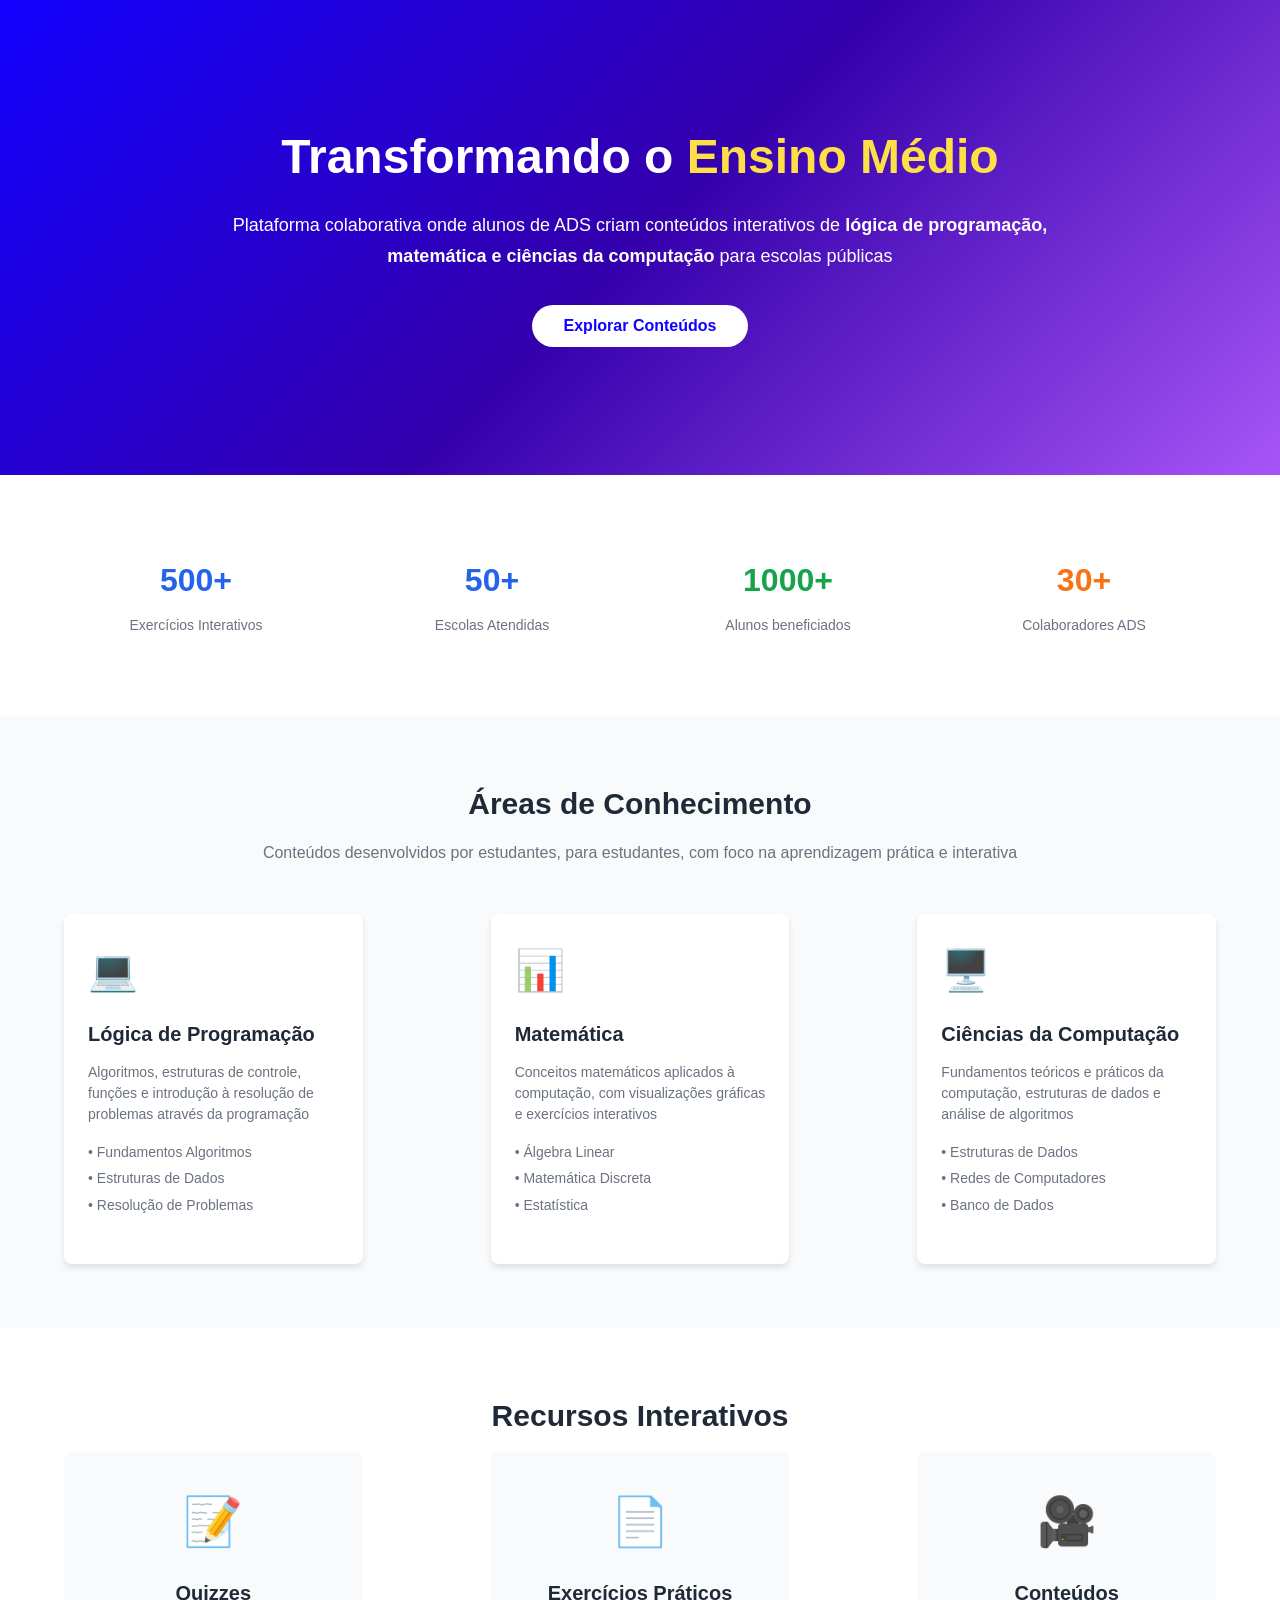
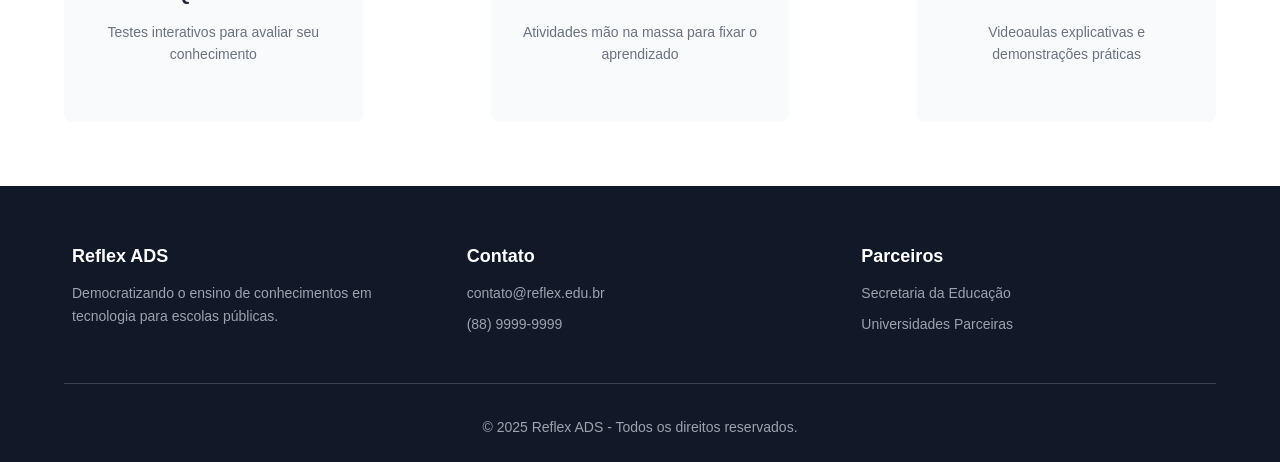
<file: index.html>
<!DOCTYPE html>
<html lang="pt-BR">

<head>
    <meta charset="UTF-8">
    <meta name="viewport" content="width=device-width, initial-scale=1.0">
    <title>Reflex ADS - Transformando o Ensino Médio</title>
    <link rel="stylesheet" href="/src/index.css">
</head>

<body>




    <section class="heroi">
        <div class="conteudo-heroi">
            <h1 class="titulo-heroi">
                Transformando o <span class="destaque">Ensino Médio</span>
            </h1>
            <p class="descricao-heroi">
                Plataforma colaborativa onde alunos de ADS criam conteúdos interativos de <strong>lógica de programação,
                    matemática e ciências da computação</strong> para escolas públicas
            </p>

            <a href="login.html">
                <button class="botao-heroi">Explorar Conteúdos</button></a>
        </div>
    </section>


    <section class="secao-estatisticas">
        <div class="container-estatisticas">
            <div class="grade-estatisticas">
                <div class="item-estatistica">
                    <div class="numero-estatistica azul">500+</div>
                    <p class="rotulo-estatistica">Exercícios Interativos</p>
                </div>
                <div class="item-estatistica">
                    <div class="numero-estatistica azul">50+</div>
                    <p class="rotulo-estatistica">Escolas Atendidas</p>
                </div>
                <div class="item-estatistica">
                    <div class="numero-estatistica verde">1000+</div>
                    <p class="rotulo-estatistica">Alunos beneficiados</p>
                </div>
                <div class="item-estatistica">
                    <div class="numero-estatistica laranja">30+</div>
                    <p class="rotulo-estatistica">Colaboradores ADS</p>
                </div>
            </div>
        </div>
    </section>


    <section class="secao-conhecimento">
        <div class="container">
            <h2 class="titulo-secao">Áreas de Conhecimento</h2>
            <p class="subtitulo-secao">
                Conteúdos desenvolvidos por estudantes, para estudantes, com foco na aprendizagem prática e interativa
            </p>

            <div class="grade-cartoes">

                <div class="cartao">
                    <div class="icone-cartao">💻</div>
                    <h3 class="titulo-cartao">Lógica de Programação</h3>
                    <p class="descricao-cartao">
                        Algoritmos, estruturas de controle, funções e introdução à resolução de problemas através da
                        programação
                    </p>
                    <ul class="lista-cartao">
                        <li>• Fundamentos Algoritmos</li>
                        <li>• Estruturas de Dados</li>
                        <li>• Resolução de Problemas</li>
                    </ul>
                </div>

                <div class="cartao">
                    <div class="icone-cartao">📊</div>
                    <h3 class="titulo-cartao">Matemática</h3>
                    <p class="descricao-cartao">
                        Conceitos matemáticos aplicados à computação, com visualizações gráficas e exercícios
                        interativos
                    </p>
                    <ul class="lista-cartao">
                        <li>• Álgebra Linear</li>
                        <li>• Matemática Discreta</li>
                        <li>• Estatística</li>
                    </ul>


                </div>

                <div class="cartao">
                    <div class="icone-cartao">🖥️</div>
                    <h3 class="titulo-cartao">Ciências da Computação</h3>
                    <p class="descricao-cartao">
                        Fundamentos teóricos e práticos da computação, estruturas de dados e análise de algoritmos
                    </p>
                    <ul class="lista-cartao">
                        <li>• Estruturas de Dados</li>
                        <li>• Redes de Computadores</li>
                        <li>• Banco de Dados</li>
                    </ul>
                </div>
            </div>
        </div>
    </section>

    <section class="secao-recursos">
        <div class="container">
            <h2 class="titulo-secao">Recursos Interativos</h2>

            <div class="grade-cartoes">
                <div class="cartao-recurso">
                    <div class="icone-recurso">📝</div>
                    <h3 class="titulo-recurso">Quizzes</h3>
                    <p class="descricao-recurso">
                        Testes interativos para avaliar seu conhecimento
                    </p>
                </div>

                <div class="cartao-recurso">
                    <div class="icone-recurso">📄</div>
                    <h3 class="titulo-recurso">Exercícios Práticos</h3>
                    <p class="descricao-recurso">
                        Atividades mão na massa para fixar o aprendizado
                    </p>
                </div>

                <div class="cartao-recurso">
                    <div class="icone-recurso">🎥</div>
                    <h3 class="titulo-recurso">Conteúdos</h3>
                    <p class="descricao-recurso">
                        Videoaulas explicativas e demonstrações práticas
                    </p>
                </div>
            </div>
        </div>
    </section>


    <footer class="rodape">
        <div class="container">
            <div class="rodape-conteudo">
                <div class="rodape-coluna">
                    <h3>Reflex ADS</h3>
                    <p>Democratizando o ensino de conhecimentos em tecnologia para escolas públicas.</p>
                </div>
                <div class="rodape-coluna">
                    <h3>Contato</h3>
                    <p>contato@reflex.edu.br</p>
                    <p>(88) 9999-9999</p>
                </div>
                <div class="rodape-coluna">
                    <h3>Parceiros</h3>
                    <p>Secretaria da Educação</p>
                    <p>Universidades Parceiras</p>
                </div>
            </div>
            <div class="rodape-copyright">
                <p>© 2025 Reflex ADS - Todos os direitos reservados.</p>
            </div>
        </div>
    </footer>
</body>

</html>
</file>
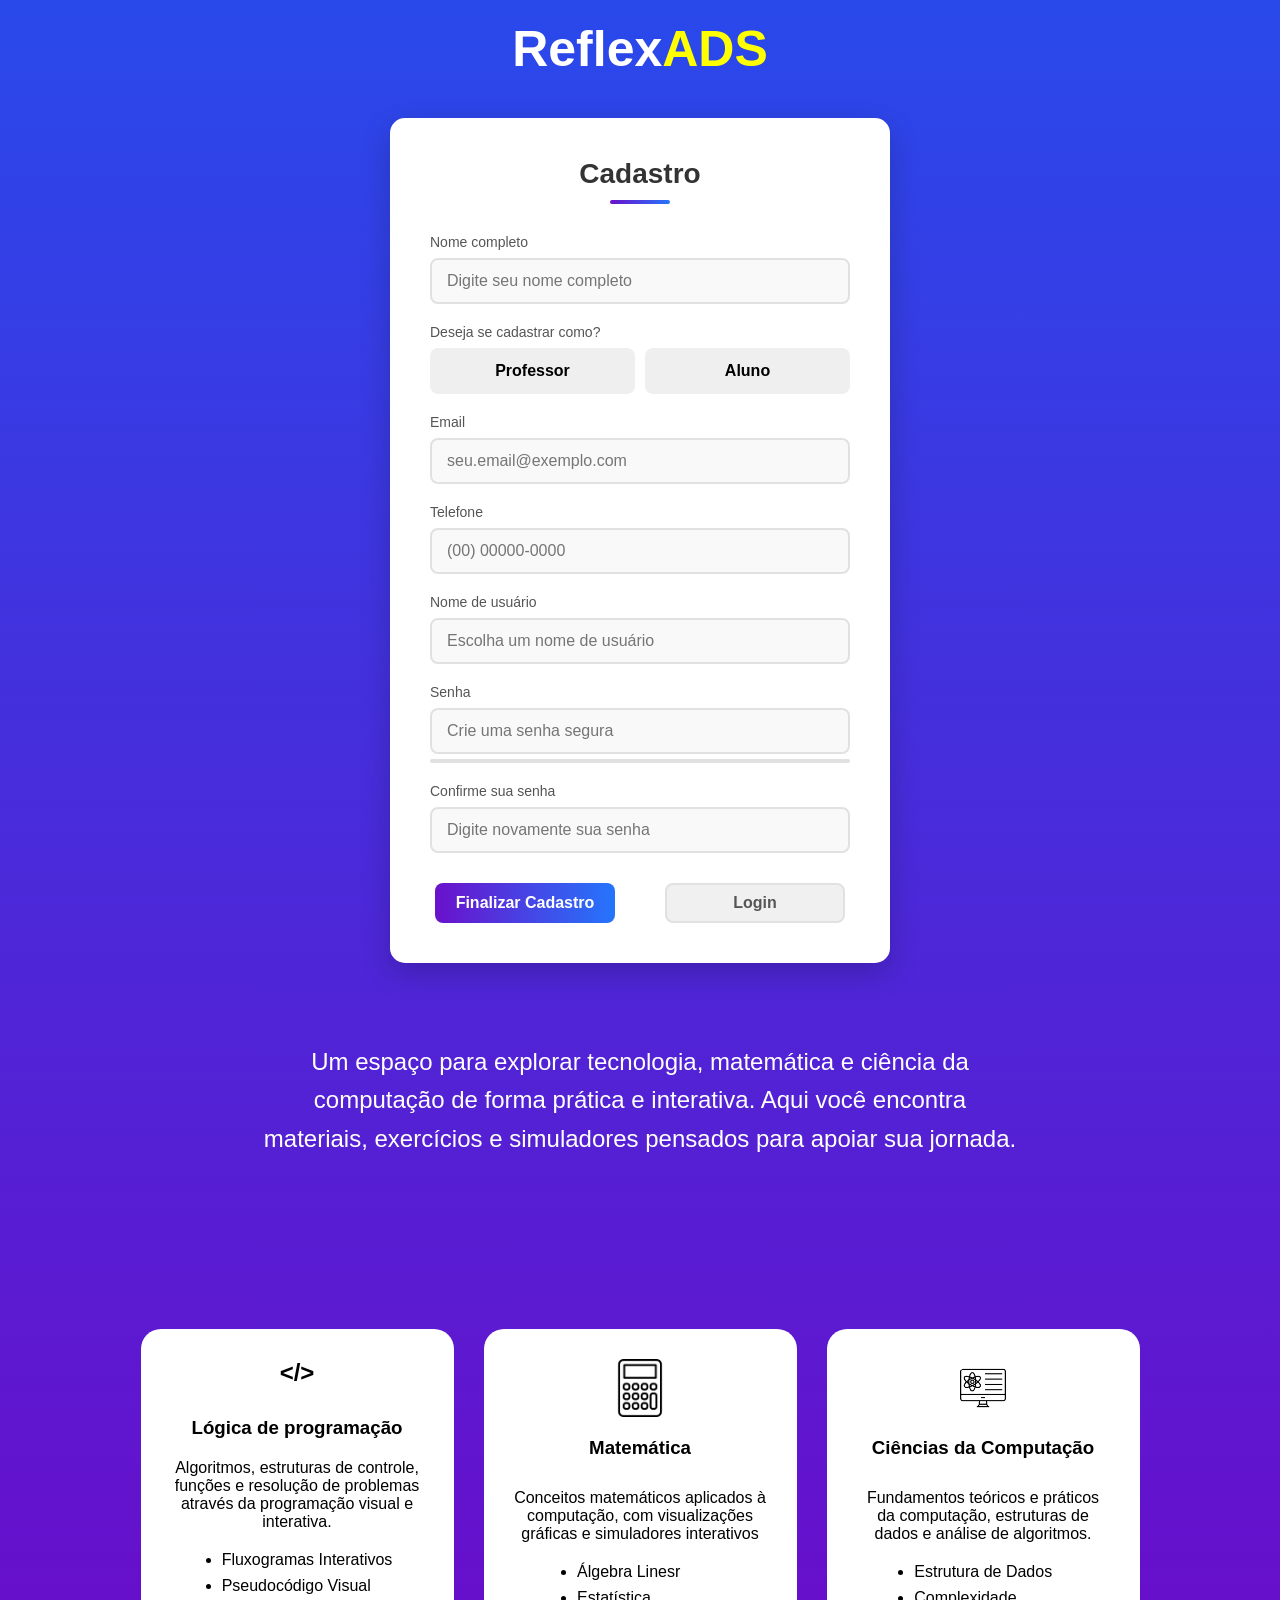
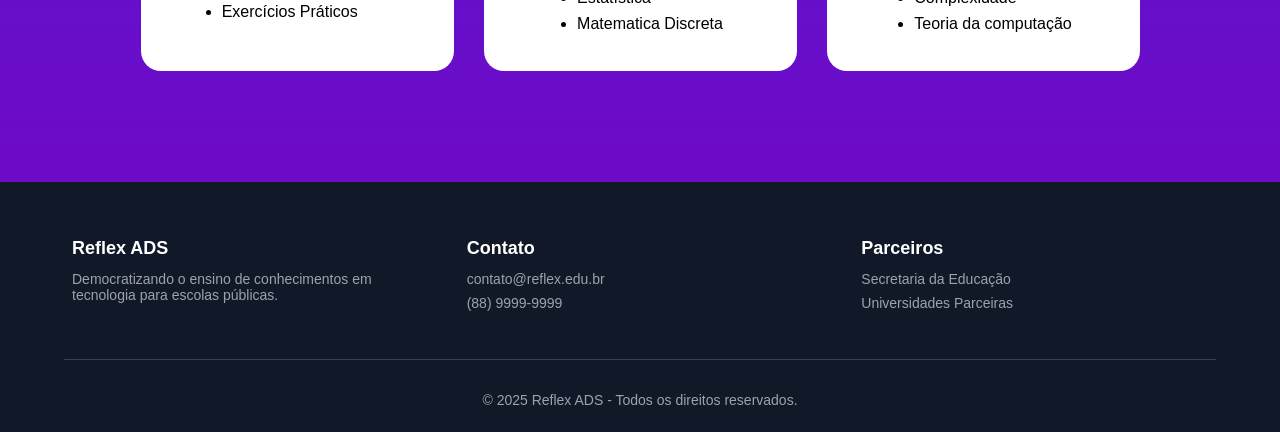
<file: cadastro.html>
<!DOCTYPE html>
<html lang="pt-br">

<head>
    <meta charset="UTF-8">
    <meta name="viewport" content="width=device-width, initial-scale=1.0">

    <link rel="stylesheet" href="/src/style.css">


    <title>Cadastro Reflex ADS</title>
</head>

<body>

    <h1 id="reflex">Reflex <span id="ads">ADS</span></h1>

    <section class="seccadastro">
        <div class="containerCadastroLog">
            <div id="cadastro" class="cadastro">
                <h2>Cadastro</h2>

                <div class="form-group">
                    <label for="name">Nome completo</label>
                    <input type="text" id="name" name="name" class="form" placeholder="Digite seu nome completo">
                </div>

                <div class="form-group">
                    <label for="Professo aluno">Deseja se cadastrar como?</label>
                    <div class="button-prof-alun">
                        <button class="buttonProfessor">Professor</button>
                        <button class="buttonAluno">Aluno</button>

                    </div>
                    <!-- <input type="number" id="idade" name="idade" class="form" placeholder="Digite sua idade" min="1"
                        max="120"> -->
                </div>

                <div class="form-group">

                    <label for="email">Email</label>
                    <input type="email" name="email" id="email" class="form" placeholder="seu.email@exemplo.com">
                </div>

                <div class="form-group">
                    <label for="tel">Telefone</label>
                    <input type="tel" name="tel" id="tel" class="form" placeholder="(00) 00000-0000">
                </div>

                <div class="form-group">
                    <label for="user">Nome de usuário</label>
                    <input type="text" name="user" id="user" class="form" placeholder="Escolha um nome de usuário">
                </div>

                <div class="form-group">
                    <label for="password">Senha</label>
                    <input type="password" name="password" id="password" class="form"
                        placeholder="Crie uma senha segura">
                    <div class="password-strength">
                        <div class="strength-meter" id="strength-meter"></div>
                    </div>
                </div>

                <div class="form-group">
                    <label for="confirmPassword">Confirme sua senha</label>
                    <input type="password" name="confirmPassword" id="confirmPassword" class="form"
                        placeholder="Digite novamente sua senha">
                    <div class="password-match" id="password-match"></div>
                </div>

                <div class="button-container">
                    <button id="buttonregister" class="buttonregister">Finalizar Cadastro</button>
                    <a href="/login.html">
                        <button id="buttonlogin" class="buttonlogin">Login</button>

                    </a>
                </div>
            </div>
        </div>
    </section>


    <section id="descricao-cad" class="descricao-cad">

        <h2>Um espaço para explorar tecnologia, matemática e ciência da computação de forma prática e interativa. Aqui
            você encontra materiais, exercícios e simuladores pensados para apoiar sua jornada.</h2>

    </section>



    <section id="cardsinfo" class="cardsinfo">
        <div class="cardsinform">

            <div id="logicaProg" class="logicaProg">
                <h2><strong>&lt/&gt</strong></h2>
                <h3>Lógica de programação</h3>
                <p>Algoritmos, estruturas de controle, funções e resolução de problemas através da programação visual e
                    interativa.</p>

                <ul>
                    <li>Fluxogramas Interativos</li>
                    <li>Pseudocódigo Visual</li>
                    <li>Exercícios Práticos</li>
                </ul>
            </div>

            <div id="matematica" class="matematica">
                <img src="/src/img/fiveicon_calculadora.png" alt="Icone de calculadora"
                    style="width: 58px; height: 58px;">
                <h3>Matemática</h3>
                <p>Conceitos matemáticos aplicados à computação, com visualizações gráficas e simuladores interativos
                </p>

                <ul>
                    <li>Álgebra Linesr</li>
                    <li>Estatística</li>
                    <li>Matematica Discreta</li>
                </ul>
            </div>

            <div id="cienciasComput" class="cienciasComput">
                <img src="/src/img/cienciasComput.png" alt="Ciencia da computação" style="width: 58px; height: 58px;">

                <h3>Ciências da Computação</h3>
                <p>Fundamentos teóricos e práticos da computação, estruturas de dados e análise de algoritmos.</p>

                <ul>
                    <li>Estrutura de Dados</li>
                    <li>Complexidade</li>
                    <li>Teoria da computação</li>
                </ul>

            </div>
        </div>
    </section>



    <footer class="rodape">
        <div class="container">
            <div class="rodape-conteudo">
                <div class="rodape-coluna">
                    <h3>Reflex ADS</h3>
                    <p>Democratizando o ensino de conhecimentos em tecnologia para escolas públicas.</p>
                </div>
                <div class="rodape-coluna">
                    <h3>Contato</h3>
                    <p>contato@reflex.edu.br</p>
                    <p>(88) 9999-9999</p>
                </div>
                <div class="rodape-coluna">
                    <h3>Parceiros</h3>
                    <p>Secretaria da Educação</p>
                    <p>Universidades Parceiras</p>
                </div>
            </div>
            <div class="rodape-copyright">
                <p>© 2025 Reflex ADS - Todos os direitos reservados.</p>
            </div>
        </div>
    </footer>


    <script src="/src/Js/cadastro.js"></script>

</body>

</html>
</file>
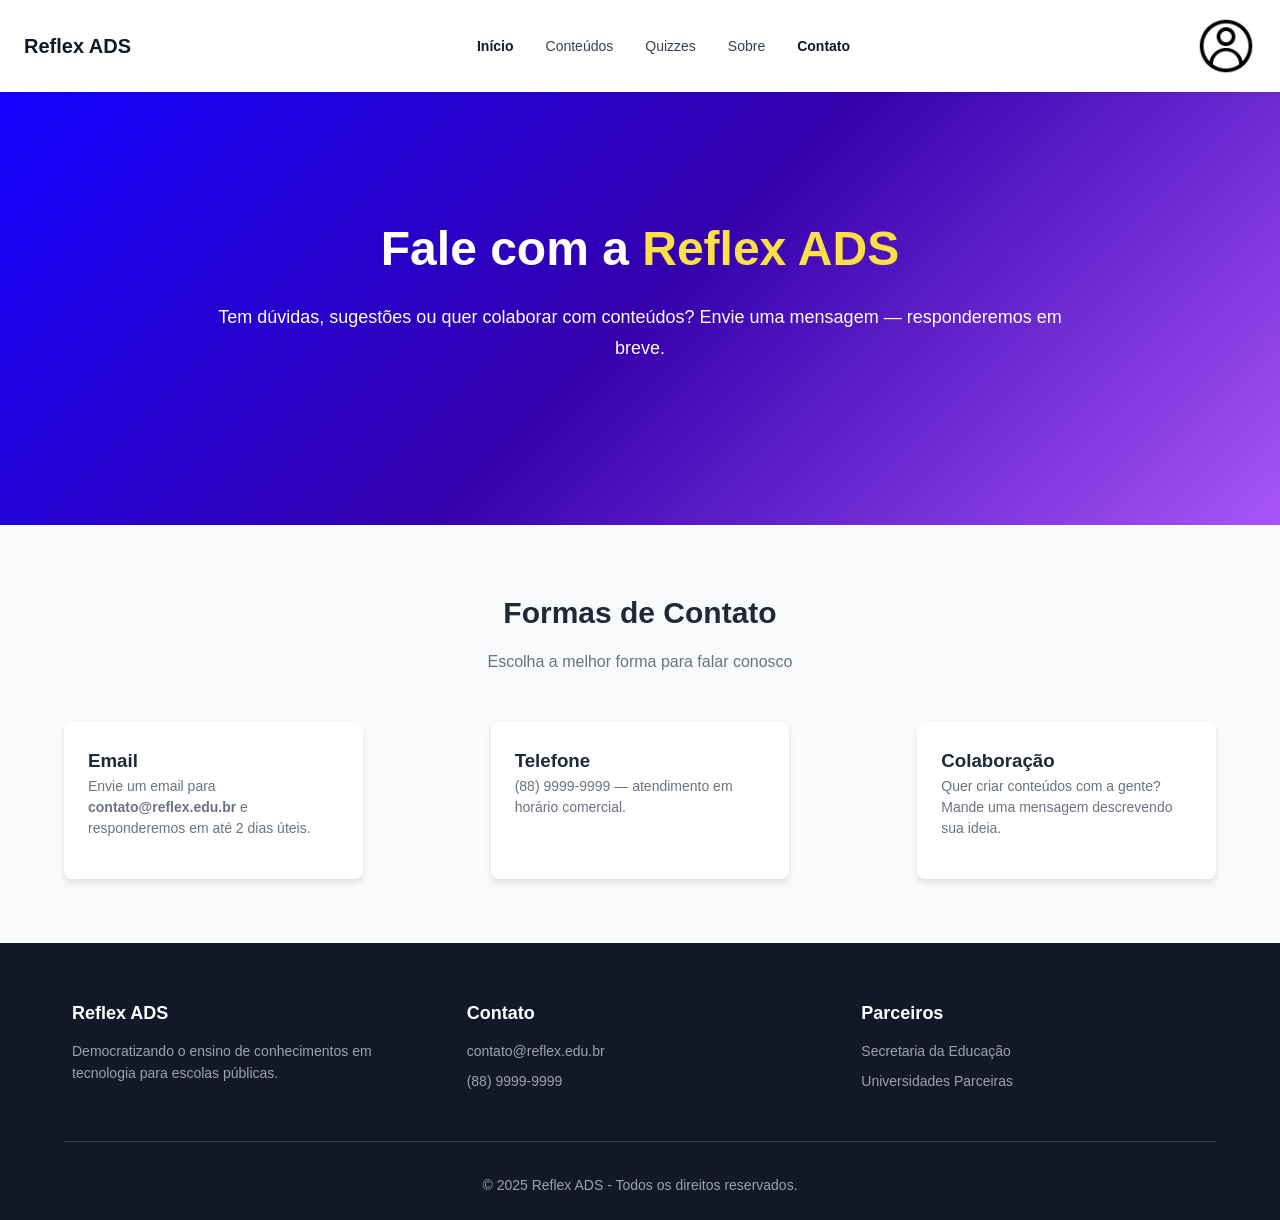
<file: contato.html>
<!DOCTYPE html>
<html lang="pt-BR">

<head>
    <meta charset="UTF-8">
    <meta name="viewport" content="width=device-width, initial-scale=1.0">
    <title>Contato - Reflex ADS</title>
    <link rel="stylesheet" href="/src/index.css">
</head>

<body>

    <header class="cabecalho">
        <nav class="container-navegacao">
            <div class="conteudo-navegacao">
                <div class="logo">Reflex ADS</div>
                <ul class="menu-navegacao">
                    <li><a href="dashboardaluno.html" class="ativo">Início</a></li>

                    <li><a href="conteudos.html">Conteúdos</a></li>
                    <li><a href="quizzes.html">Quizzes</a></li>
                    <li><a href="sobre.html">Sobre</a></li>
                    <li><a href="contato.html" class="ativo">Contato</a></li>
                </ul>
                <div class="perfil">
                    <img src="/src/img/perfil-de-usuario.png" alt="perfil-de-usuario"
                        style="width: 60px; height: 60px;">
                </div>
            </div>
        </nav>
    </header>

    <section class="heroi">
        <div class="conteudo-heroi">
            <h1 class="titulo-heroi">Fale com a <span class="destaque">Reflex ADS</span></h1>
            <p class="descricao-heroi">Tem dúvidas, sugestões ou quer colaborar com conteúdos? Envie uma mensagem —
                responderemos em breve.</p>
        </div>
    </section>

    <section class="secao-conhecimento">
        <div class="container">
            <h2 class="titulo-secao">Formas de Contato</h2>
            <p class="subtitulo-secao">Escolha a melhor forma para falar conosco</p>

            <div class="grade-cartoes">
                <div class="cartao">
                    <h3>Email</h3>
                    <p class="descricao-cartao">Envie um email para <strong>contato@reflex.edu.br</strong> e
                        responderemos em até 2 dias úteis.</p>
                </div>
                <div class="cartao">
                    <h3>Telefone</h3>
                    <p class="descricao-cartao">(88) 9999-9999 — atendimento em horário comercial.</p>
                </div>
                <div class="cartao">
                    <h3>Colaboração</h3>
                    <p class="descricao-cartao">Quer criar conteúdos com a gente? Mande uma mensagem descrevendo sua
                        ideia.</p>
                </div>
            </div>
        </div>
    </section>

    <footer class="rodape">
        <div class="container">
            <div class="rodape-conteudo">
                <div class="rodape-coluna">
                    <h3>Reflex ADS</h3>
                    <p>Democratizando o ensino de conhecimentos em tecnologia para escolas públicas.</p>
                </div>
                <div class="rodape-coluna">
                    <h3>Contato</h3>
                    <p>contato@reflex.edu.br</p>
                    <p>(88) 9999-9999</p>
                </div>
                <div class="rodape-coluna">
                    <h3>Parceiros</h3>
                    <p>Secretaria da Educação</p>
                    <p>Universidades Parceiras</p>
                </div>
            </div>
            <div class="rodape-copyright">
                <p>© 2025 Reflex ADS - Todos os direitos reservados.</p>
            </div>
        </div>
    </footer>

</body>

</html>
</file>
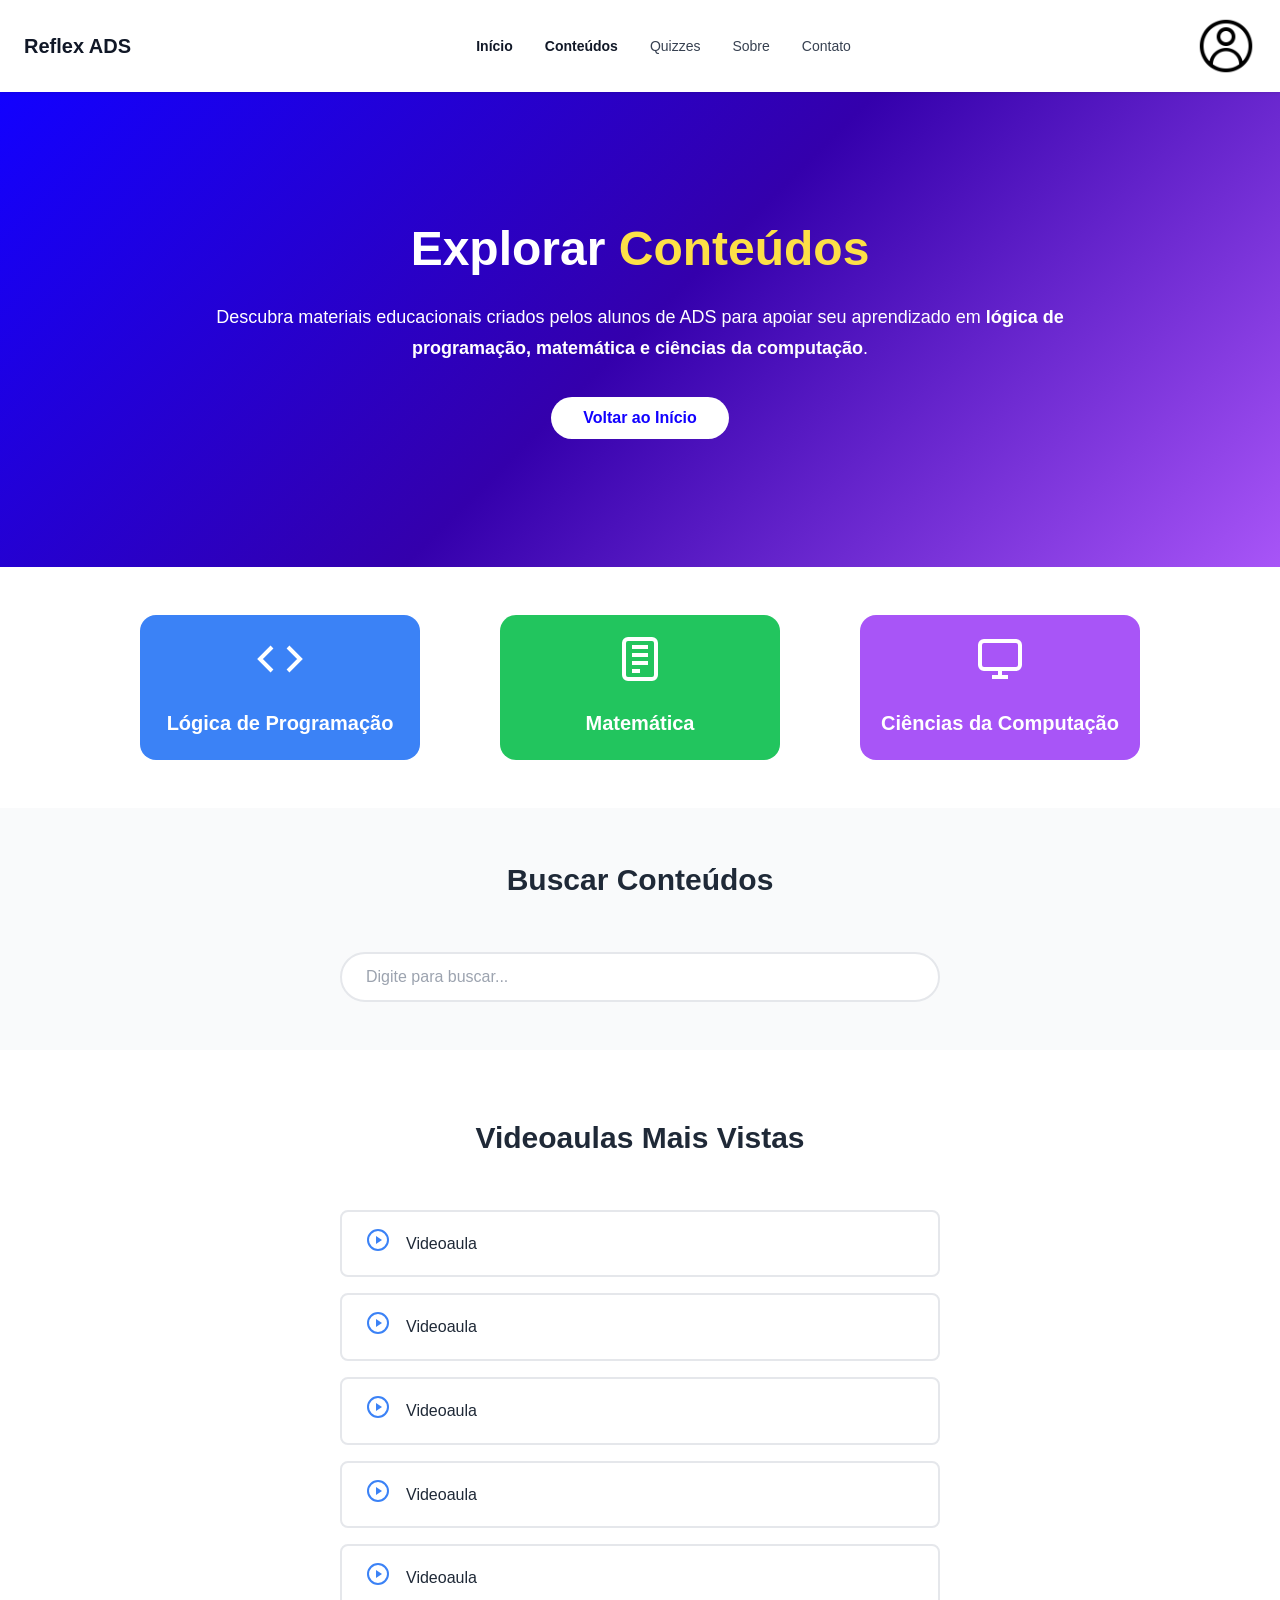
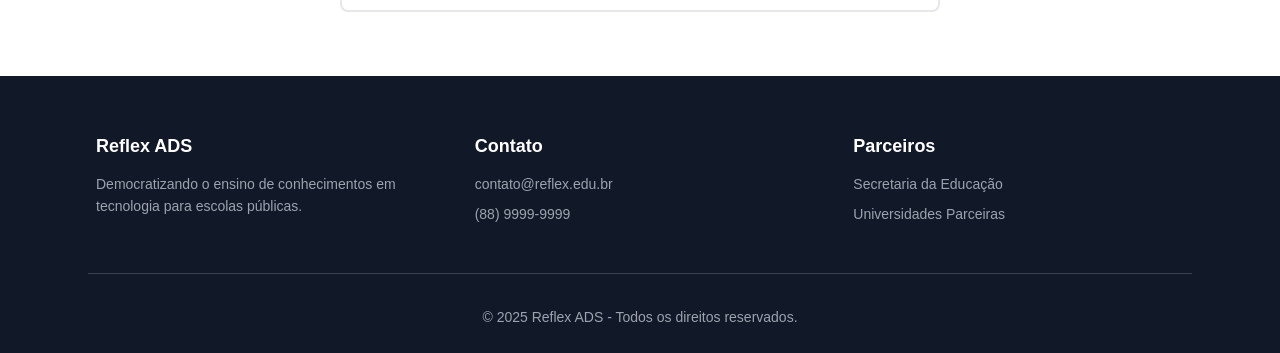
<file: conteudos.html>
<!DOCTYPE html>
<html lang="pt-BR">

<head>
    <meta charset="UTF-8">
    <meta name="viewport" content="width=device-width, initial-scale=1.0">
    <title>Explorar Conteúdos - Reflex ADS</title>
    <link rel="stylesheet" href="/src/conteudos.css">
</head>

<body>

    <header class="cabecalho">
        <nav class="container-navegacao">
            <div class="conteudo-navegacao">
                <div class="logo">Reflex ADS</div>
                <ul class="menu-navegacao">
                    <li><a href="dashboardaluno.html" class="ativo">Início</a></li>

                    <li><a href="conteudos.html" class="ativo">Conteúdos</a></li>
                    <li><a href="quizzes.html">Quizzes</a></li>
                    <li><a href="sobre.html">Sobre</a></li>
                    <li><a href="contato.html">Contato</a></li>
                </ul>
                <div class="perfil">
                    <img src="/src/img/perfil-de-usuario.png" alt="perfil-de-usuario"
                        style="width: 60px; height: 60px;">
                </div>
            </div>
        </nav>
    </header>

    <section class="heroi">
        <div class="container">
            <h1 class="heroi-titulo">Explorar <span class="destaque-amarelo">Conteúdos</span></h1>
            <p class="heroi-subtitulo">
                Descubra materiais educacionais criados pelos alunos de ADS para apoiar seu aprendizado em
                <strong>lógica de programação, matemática e ciências da computação</strong>.
            </p>
        </div>





        <a href="index.html">
            <button class="botao-voltar">Voltar ao Início</button></a>

    </section>


    <section class="secao-categorias">
        <div class="container">
            <div class="grade-categorias">
                <a href="/conteudosLogica.html">
                    <div class="cartao-categoria cartao-azul">
                        <div class="icone-categoria">
                            <svg width="48" height="48" viewBox="0 0 24 24" fill="none" stroke="currentColor"
                                stroke-width="2">
                                <polyline points="16 18 22 12 16 6"></polyline>
                                <polyline points="8 6 2 12 8 18"></polyline>
                            </svg>
                        </div>
                        <h3>Lógica de Programação</h3>
                    </div>
                </a>
                <div class="cartao-categoria cartao-verde">
                    <div class="icone-categoria">
                        <svg width="48" height="48" viewBox="0 0 24 24" fill="none" stroke="currentColor"
                            stroke-width="2">
                            <rect x="4" y="2" width="16" height="20" rx="2"></rect>
                            <line x1="8" y1="6" x2="16" y2="6"></line>
                            <line x1="8" y1="10" x2="16" y2="10"></line>
                            <line x1="8" y1="14" x2="16" y2="14"></line>
                            <line x1="8" y1="18" x2="12" y2="18"></line>
                        </svg>
                    </div>
                    <h3>Matemática</h3>
                </div>
                <div class="cartao-categoria cartao-roxo">
                    <div class="icone-categoria">
                        <svg width="48" height="48" viewBox="0 0 24 24" fill="none" stroke="currentColor"
                            stroke-width="2">
                            <rect x="2" y="3" width="20" height="14" rx="2"></rect>
                            <line x1="8" y1="21" x2="16" y2="21"></line>
                            <line x1="12" y1="17" x2="12" y2="21"></line>
                        </svg>
                    </div>
                    <h3>Ciências da Computação</h3>
                </div>
            </div>
        </div>
    </section>


    <section class="secao-busca">
        <div class="container">
            <h2 class="titulo-secao">Buscar Conteúdos</h2>
            <div class="campo-busca">
                <input type="text" placeholder="Digite para buscar..." class="input-busca">
            </div>
        </div>
    </section>


    <section class="secao-videoaulas">
        <div class="container">
            <h2 class="titulo-secao">Videoaulas Mais Vistas</h2>
            <div class="lista-videoaulas">
                <div class="item-videoaula">
                    <div class="icone-play">
                        <svg width="24" height="24" viewBox="0 0 24 24" fill="currentColor">
                            <circle cx="12" cy="12" r="10" stroke="currentColor" stroke-width="2" fill="none"></circle>
                            <polygon points="10,8 16,12 10,16" fill="currentColor"></polygon>
                        </svg>
                    </div>
                    <span>Videoaula</span>
                </div>
                <div class="item-videoaula">
                    <div class="icone-play">
                        <svg width="24" height="24" viewBox="0 0 24 24" fill="currentColor">
                            <circle cx="12" cy="12" r="10" stroke="currentColor" stroke-width="2" fill="none"></circle>
                            <polygon points="10,8 16,12 10,16" fill="currentColor"></polygon>
                        </svg>
                    </div>
                    <span>Videoaula</span>
                </div>
                <div class="item-videoaula">
                    <div class="icone-play">
                        <svg width="24" height="24" viewBox="0 0 24 24" fill="currentColor">
                            <circle cx="12" cy="12" r="10" stroke="currentColor" stroke-width="2" fill="none"></circle>
                            <polygon points="10,8 16,12 10,16" fill="currentColor"></polygon>
                        </svg>
                    </div>
                    <span>Videoaula</span>
                </div>
                <div class="item-videoaula">
                    <div class="icone-play">
                        <svg width="24" height="24" viewBox="0 0 24 24" fill="currentColor">
                            <circle cx="12" cy="12" r="10" stroke="currentColor" stroke-width="2" fill="none"></circle>
                            <polygon points="10,8 16,12 10,16" fill="currentColor"></polygon>
                        </svg>
                    </div>
                    <span>Videoaula</span>
                </div>
                <div class="item-videoaula">
                    <div class="icone-play">
                        <svg width="24" height="24" viewBox="0 0 24 24" fill="currentColor">
                            <circle cx="12" cy="12" r="10" stroke="currentColor" stroke-width="2" fill="none"></circle>
                            <polygon points="10,8 16,12 10,16" fill="currentColor"></polygon>
                        </svg>
                    </div>
                    <span>Videoaula</span>
                </div>
            </div>
        </div>
    </section>


    <footer class="rodape">
        <div class="container">
            <div class="rodape-conteudo">
                <div class="rodape-coluna">
                    <h3>Reflex ADS</h3>
                    <p>Democratizando o ensino de conhecimentos em tecnologia para escolas públicas.</p>
                </div>
                <div class="rodape-coluna">
                    <h3>Contato</h3>
                    <p>contato@reflex.edu.br</p>
                    <p>(88) 9999-9999</p>
                </div>
                <div class="rodape-coluna">
                    <h3>Parceiros</h3>
                    <p>Secretaria da Educação</p>
                    <p>Universidades Parceiras</p>
                </div>
            </div>
            <div class="rodape-copyright">
                <p>© 2025 Reflex ADS - Todos os direitos reservados.</p>
            </div>
        </div>
    </footer>
</body>

</html>
</file>
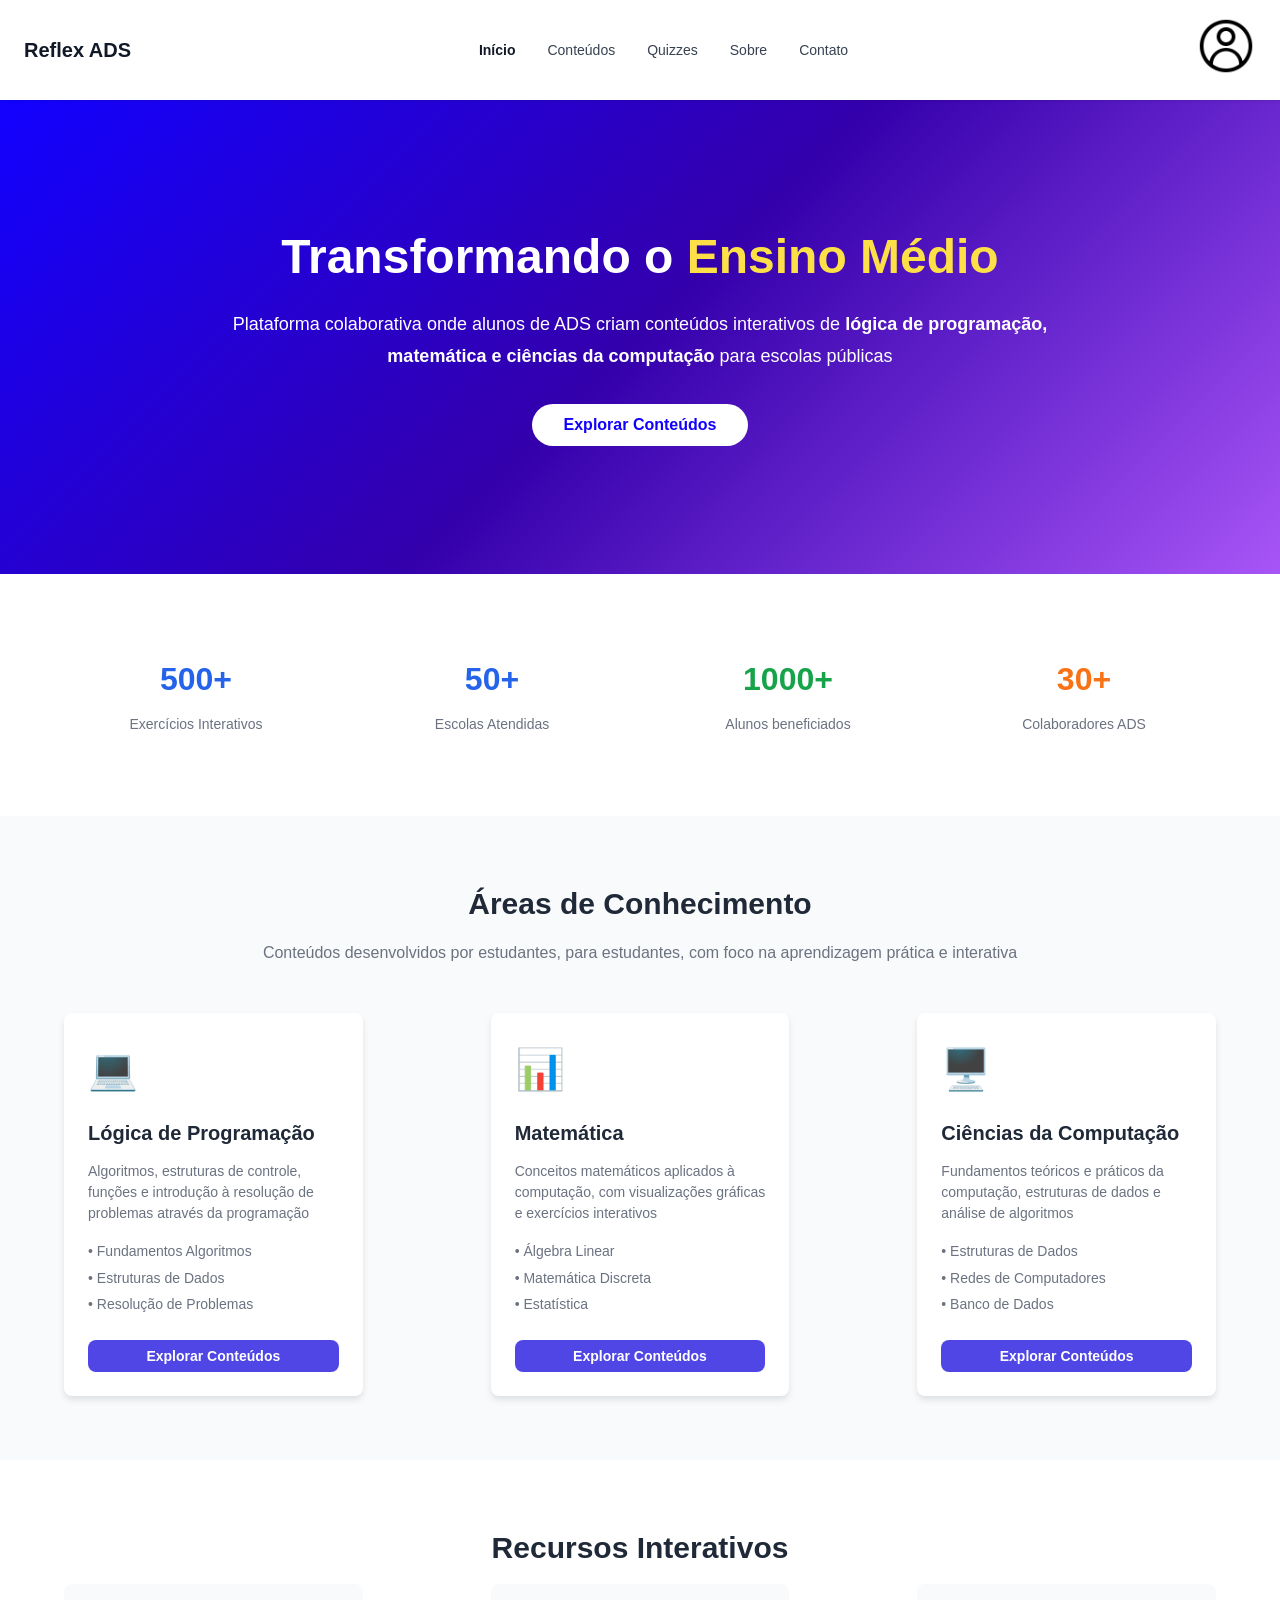
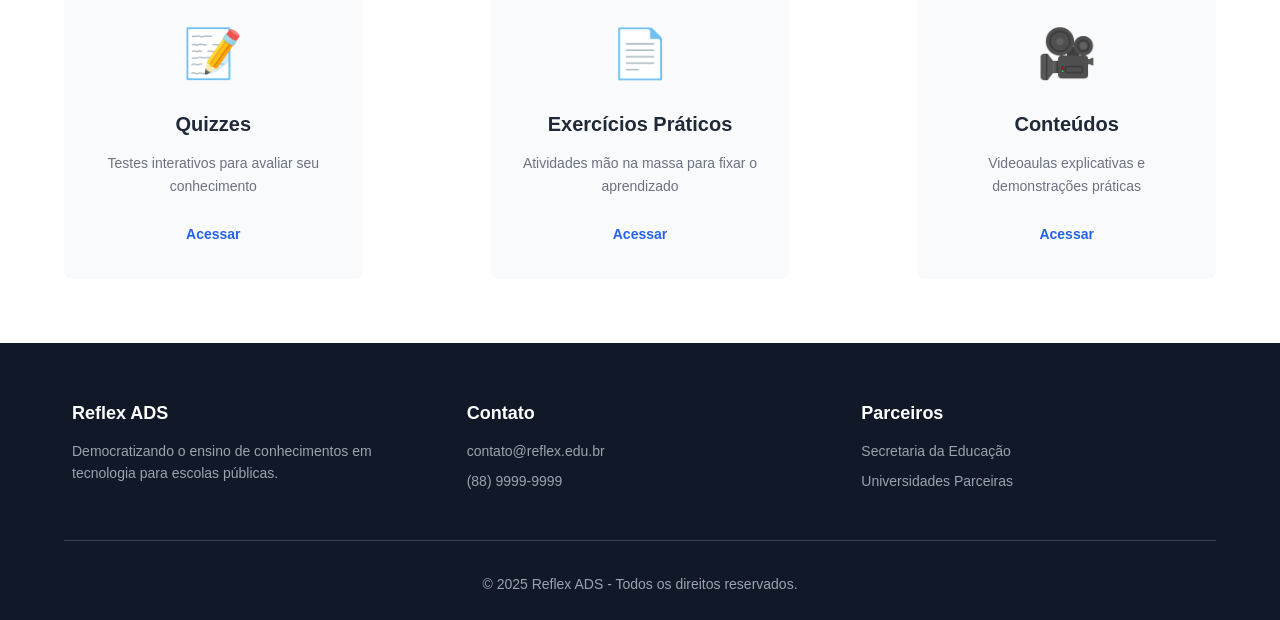
<file: dashboardaluno.html>
<!DOCTYPE html>
<html lang="pt-BR">

<head>
    <meta charset="UTF-8">
    <meta name="viewport" content="width=device-width, initial-scale=1.0">
    <title>Reflex ADS - Transformando o Ensino Médio</title>
    <link rel="stylesheet" href="/src/index.css">
</head>

<body>

    <header class="cabecalho">
        <nav class="container-navegacao">
            <div class="conteudo-navegacao">
                <div class="logo">Reflex ADS</div>
                <ul class="menu-navegacao">
                    <li><a href="dashboardaluno.html" class="ativo">Início</a></li>
                    <li><a href="conteudos.html">Conteúdos</a></li>
                    <li><a href="quizzes.html">Quizzes</a></li>
                    <li><a href="sobre.html">Sobre</a></li>
                    <li><a href="contato.html">Contato</a></li>
                </ul>
                <div class="perfil">
                    <a href="/perfilAluno.html"><img src="/src/img/perfil-de-usuario.png" alt="perfil-de-usuario"
                            style="width: 60px; height: 60px;"></a>

                </div>
            </div>
        </nav>
    </header>


    <section class="heroi">
        <div class="conteudo-heroi">
            <h1 class="titulo-heroi">
                Transformando o <span class="destaque">Ensino Médio</span>
            </h1>
            <p class="descricao-heroi">
                Plataforma colaborativa onde alunos de ADS criam conteúdos interativos de <strong>lógica de programação,
                    matemática e ciências da computação</strong> para escolas públicas
            </p>

            <a href="conteudos.html">
                <button class="botao-heroi">Explorar Conteúdos</button></a>
        </div>
    </section>


    <section class="secao-estatisticas">
        <div class="container-estatisticas">
            <div class="grade-estatisticas">
                <div class="item-estatistica">
                    <div class="numero-estatistica azul">500+</div>
                    <p class="rotulo-estatistica">Exercícios Interativos</p>
                </div>
                <div class="item-estatistica">
                    <div class="numero-estatistica azul">50+</div>
                    <p class="rotulo-estatistica">Escolas Atendidas</p>
                </div>
                <div class="item-estatistica">
                    <div class="numero-estatistica verde">1000+</div>
                    <p class="rotulo-estatistica">Alunos beneficiados</p>
                </div>
                <div class="item-estatistica">
                    <div class="numero-estatistica laranja">30+</div>
                    <p class="rotulo-estatistica">Colaboradores ADS</p>
                </div>
            </div>
        </div>
    </section>


    <section class="secao-conhecimento">
        <div class="container">
            <h2 class="titulo-secao">Áreas de Conhecimento</h2>
            <p class="subtitulo-secao">
                Conteúdos desenvolvidos por estudantes, para estudantes, com foco na aprendizagem prática e interativa
            </p>

            <div class="grade-cartoes">

                <div class="cartao">
                    <div class="icone-cartao">💻</div>
                    <h3 class="titulo-cartao">Lógica de Programação</h3>
                    <p class="descricao-cartao">
                        Algoritmos, estruturas de controle, funções e introdução à resolução de problemas através da
                        programação
                    </p>
                    <ul class="lista-cartao">
                        <li>• Fundamentos Algoritmos</li>
                        <li>• Estruturas de Dados</li>
                        <li>• Resolução de Problemas</li>
                    </ul>
                    <button class="botao-primario">Explorar Conteúdos</button>
                </div>

                <div class="cartao">
                    <div class="icone-cartao">📊</div>
                    <h3 class="titulo-cartao">Matemática</h3>
                    <p class="descricao-cartao">
                        Conceitos matemáticos aplicados à computação, com visualizações gráficas e exercícios
                        interativos
                    </p>
                    <ul class="lista-cartao">
                        <li>• Álgebra Linear</li>
                        <li>• Matemática Discreta</li>
                        <li>• Estatística</li>
                    </ul>


                    <button class="botao-primario">Explorar Conteúdos</button>
                </div>

                <div class="cartao">
                    <div class="icone-cartao">🖥️</div>
                    <h3 class="titulo-cartao">Ciências da Computação</h3>
                    <p class="descricao-cartao">
                        Fundamentos teóricos e práticos da computação, estruturas de dados e análise de algoritmos
                    </p>
                    <ul class="lista-cartao">
                        <li>• Estruturas de Dados</li>
                        <li>• Redes de Computadores</li>
                        <li>• Banco de Dados</li>
                    </ul>
                    <button class="botao-primario">Explorar Conteúdos</button>
                </div>
            </div>
        </div>
    </section>

    <section class="secao-recursos">
        <div class="container">
            <h2 class="titulo-secao">Recursos Interativos</h2>

            <div class="grade-cartoes">
                <div class="cartao-recurso">
                    <div class="icone-recurso">📝</div>
                    <h3 class="titulo-recurso">Quizzes</h3>
                    <p class="descricao-recurso">
                        Testes interativos para avaliar seu conhecimento
                    </p>
                    <button class="botao-link">Acessar</button>
                </div>

                <div class="cartao-recurso">
                    <div class="icone-recurso">📄</div>
                    <h3 class="titulo-recurso">Exercícios Práticos</h3>
                    <p class="descricao-recurso">
                        Atividades mão na massa para fixar o aprendizado
                    </p>
                    <button class="botao-link">Acessar</button>
                </div>

                <div class="cartao-recurso">
                    <div class="icone-recurso">🎥</div>
                    <h3 class="titulo-recurso">Conteúdos</h3>
                    <p class="descricao-recurso">
                        Videoaulas explicativas e demonstrações práticas
                    </p>
                    <button class="botao-link">Acessar</button>
                </div>
            </div>
        </div>
    </section>


    <footer class="rodape">
        <div class="container">
            <div class="rodape-conteudo">
                <div class="rodape-coluna">
                    <h3>Reflex ADS</h3>
                    <p>Democratizando o ensino de conhecimentos em tecnologia para escolas públicas.</p>
                </div>
                <div class="rodape-coluna">
                    <h3>Contato</h3>
                    <p>contato@reflex.edu.br</p>
                    <p>(88) 9999-9999</p>
                </div>
                <div class="rodape-coluna">
                    <h3>Parceiros</h3>
                    <p>Secretaria da Educação</p>
                    <p>Universidades Parceiras</p>
                </div>
            </div>
            <div class="rodape-copyright">
                <p>© 2025 Reflex ADS - Todos os direitos reservados.</p>
            </div>
        </div>
    </footer>
</body>

</html>
</file>
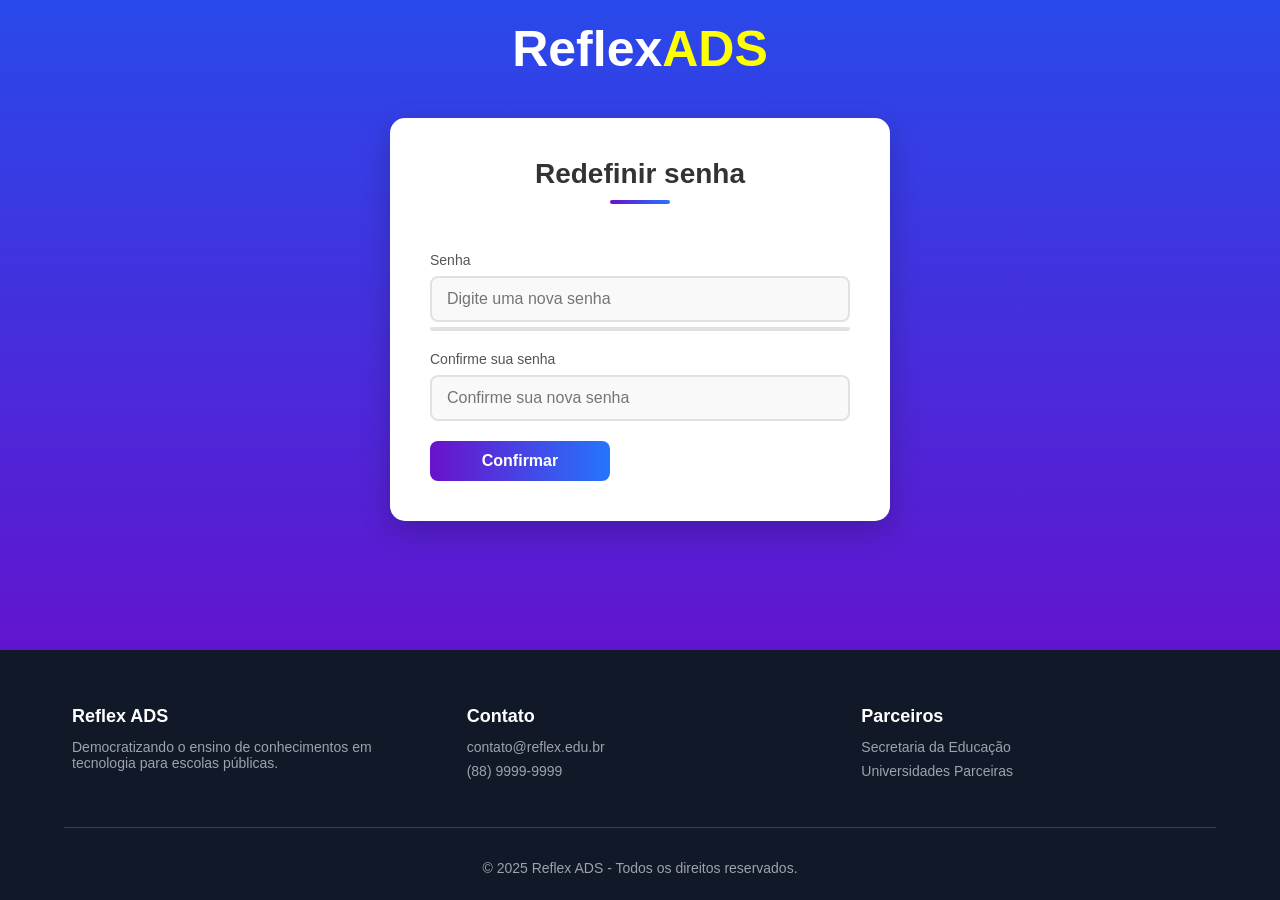
<file: EsqueceuSenha.html>
<!DOCTYPE html>
<html lang="pt-br">

<head>
  <meta charset="UTF-8" />
  <meta name="viewport" content="width=device-width, initial-scale=1.0" />

  <link rel="stylesheet" href="/src/style.css" />

  <title>Redefinir senha</title>
</head>

<body>
  <h1 id="reflex">Reflex <span>ADS</span></h1>

  <section class="seccadastro">
    <div class="containerCadastroLog">
      <div id="login" class="login">
        <h2>Redefinir senha</h2>

        <br>
        <div class="form-group">
          <label for="password">Senha</label>
          <input type="password" name="password" id="password" class="form" placeholder="Digite uma nova senha">
          <div class="password-strength">
            <div class="strength-meter" id="strength-meter"></div>
          </div>
        </div>

        <div class="form-group">
          <label for="confirmPassword">Confirme sua senha</label>
          <input type="password" name="confirmPassword" id="confirmPassword" class="form"
            placeholder="Confirme sua nova senha">
          <div class="password-match" id="password-match"></div>
        </div>


        <a href="/login.html">


          <button id="confirmlogin" class="cinfirmlogin">Confirmar</button>
        </a>

      </div>
    </div>
  </section>


  </section>

  <footer class="rodape">
    <div class="container">
      <div class="rodape-conteudo">
        <div class="rodape-coluna">
          <h3>Reflex ADS</h3>
          <p>
            Democratizando o ensino de conhecimentos em tecnologia para
            escolas públicas.
          </p>
        </div>
        <div class="rodape-coluna">
          <h3>Contato</h3>
          <p>contato@reflex.edu.br</p>
          <p>(88) 9999-9999</p>
        </div>
        <div class="rodape-coluna">
          <h3>Parceiros</h3>
          <p>Secretaria da Educação</p>
          <p>Universidades Parceiras</p>
        </div>
      </div>
      <div class="rodape-copyright">
        <p>© 2025 Reflex ADS - Todos os direitos reservados.</p>
      </div>
    </div>
  </footer>
</body>

</html>
</file>
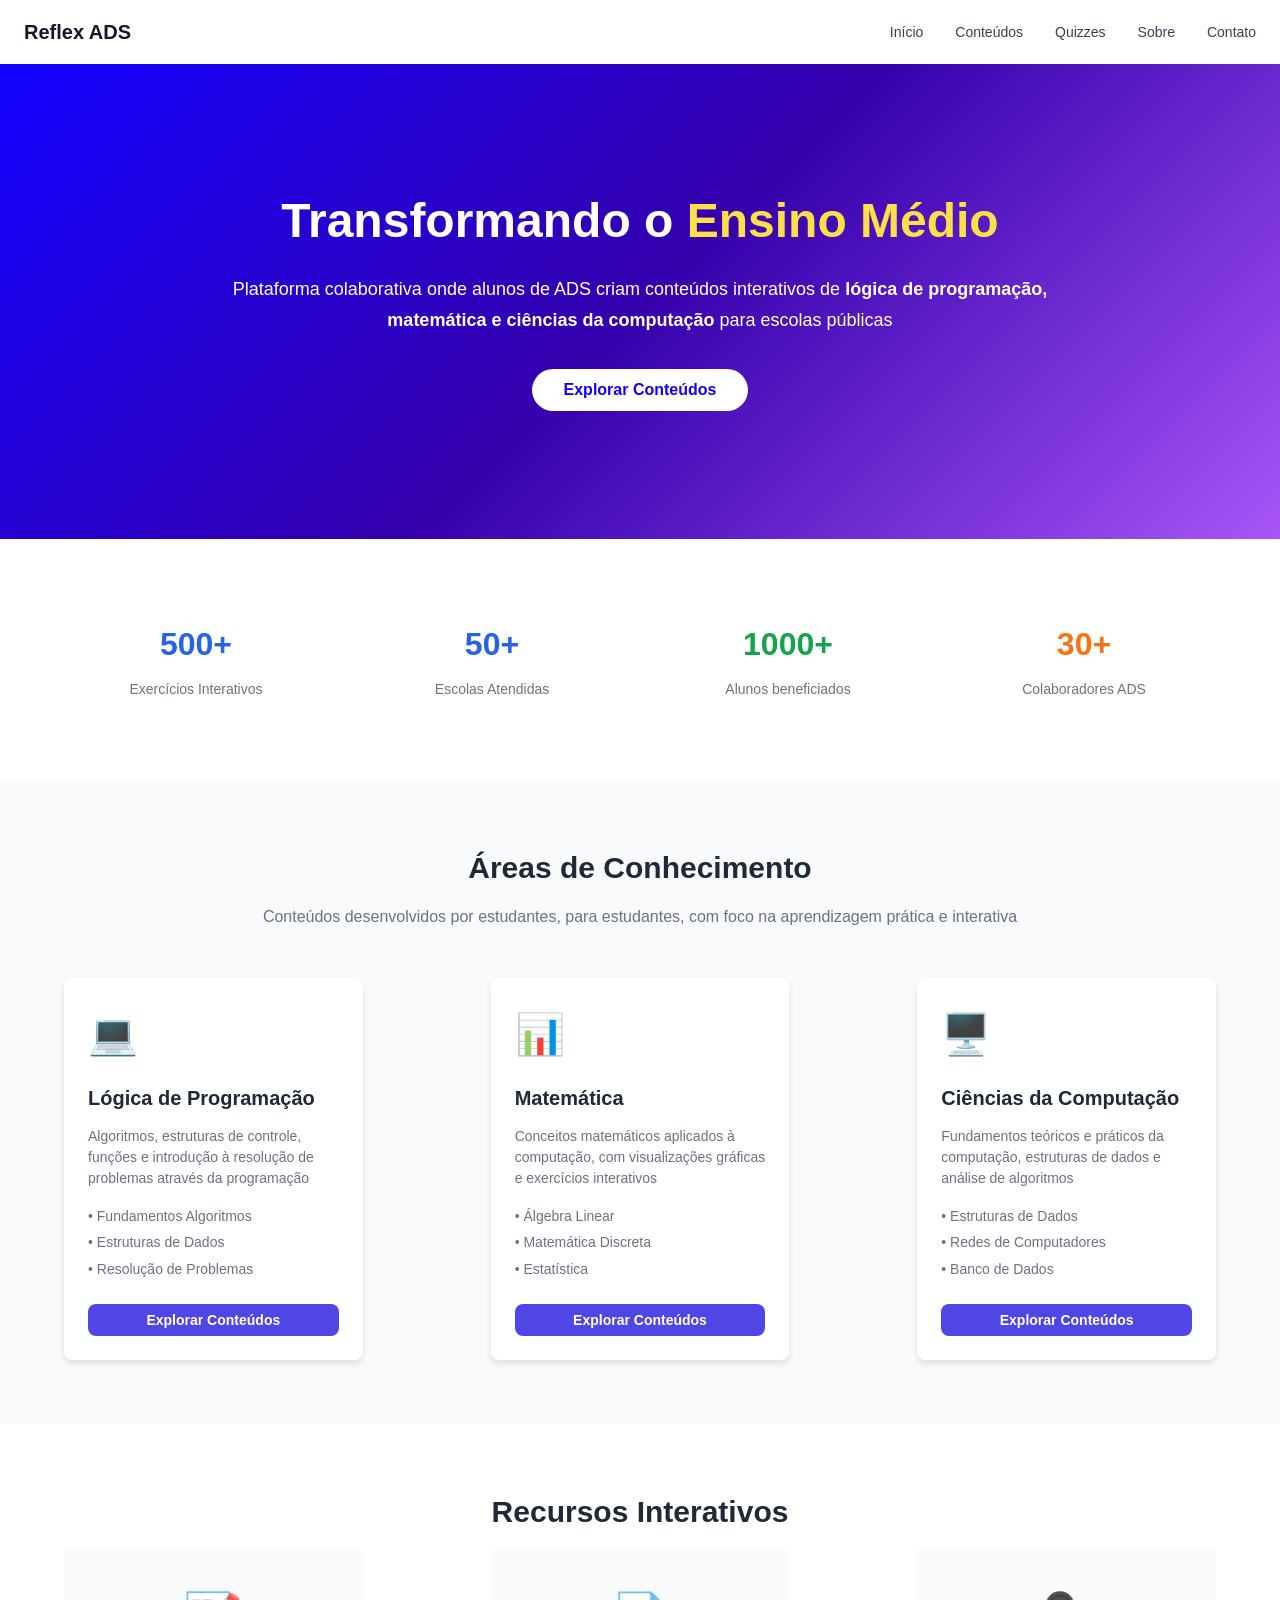
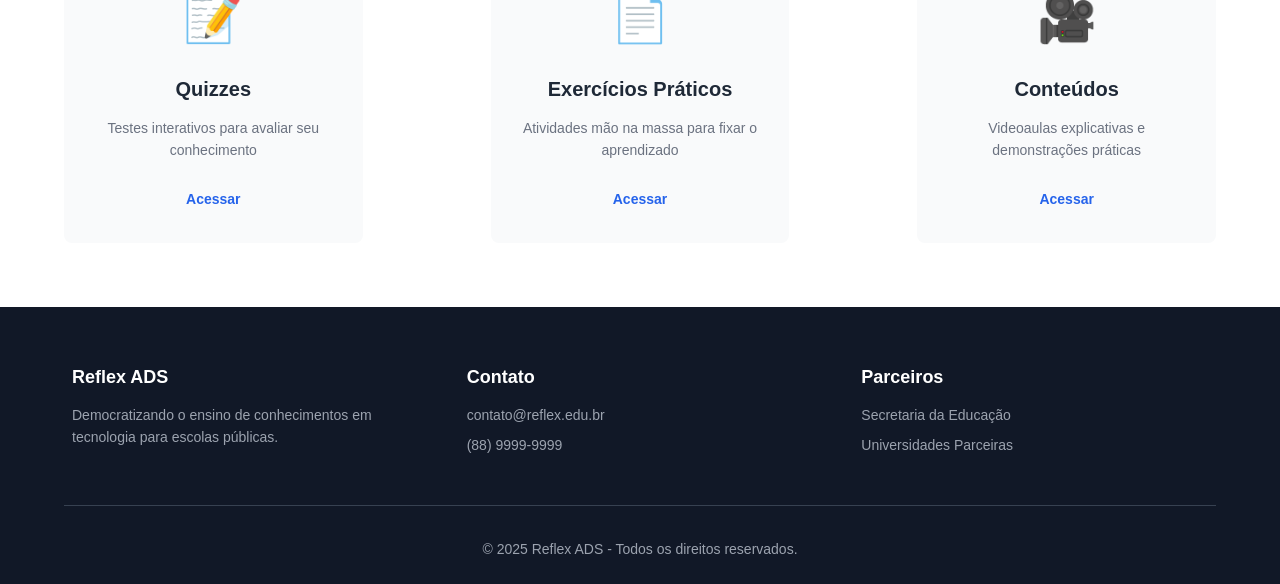
<file: inicio.html>
<!DOCTYPE html>
<html lang="pt-BR">
<head>
    <meta charset="UTF-8">
    <meta name="viewport" content="width=device-width, initial-scale=1.0">
    <title>Reflex ADS - Transformando o Ensino Médio</title>
    <link rel="stylesheet" href="/src/inicio.css">
</head>
<body>
    
    <header class="cabecalho">
        <nav class="container-navegacao">
            <div class="conteudo-navegacao">
                <div class="logo">Reflex ADS</div>
                <ul class="menu-navegacao">
                    <li><a href="#">Início</a></li>
                    <li><a href="#">Conteúdos</a></li>
                    <li><a href="#">Quizzes</a></li>
                    <li><a href="#">Sobre</a></li>
                    <li><a href="#">Contato</a></li>
                </ul>
            </div>
        </nav>
    </header>

    
    <section class="heroi">
        <div class="conteudo-heroi">
            <h1 class="titulo-heroi">
                Transformando o <span class="destaque">Ensino Médio</span>
            </h1>
            <p class="descricao-heroi">
                Plataforma colaborativa onde alunos de ADS criam conteúdos interativos de <strong>lógica de programação, matemática e ciências da computação</strong> para escolas públicas
            </p>

            <a href="conteudos.html">
            <button class="botao-heroi">Explorar Conteúdos</button></a>
        </div>
    </section>

     
    <section class="secao-estatisticas">
        <div class="container-estatisticas">
            <div class="grade-estatisticas">
                <div class="item-estatistica">
                    <div class="numero-estatistica azul">500+</div>
                    <p class="rotulo-estatistica">Exercícios Interativos</p>
                </div>
                <div class="item-estatistica">
                    <div class="numero-estatistica azul">50+</div>
                    <p class="rotulo-estatistica">Escolas Atendidas</p>
                </div>
                <div class="item-estatistica">
                    <div class="numero-estatistica verde">1000+</div>
                    <p class="rotulo-estatistica">Alunos beneficiados</p>
                </div>
                <div class="item-estatistica">
                    <div class="numero-estatistica laranja">30+</div>
                    <p class="rotulo-estatistica">Colaboradores ADS</p>
                </div>
            </div>
        </div>
    </section>

   
    <section class="secao-conhecimento">
        <div class="container">
            <h2 class="titulo-secao">Áreas de Conhecimento</h2>
            <p class="subtitulo-secao">
                Conteúdos desenvolvidos por estudantes, para estudantes, com foco na aprendizagem prática e interativa
            </p>
            
            <div class="grade-cartoes">
                 
                <div class="cartao">
                    <div class="icone-cartao">💻</div>
                    <h3 class="titulo-cartao">Lógica de Programação</h3>
                    <p class="descricao-cartao">
                        Algoritmos, estruturas de controle, funções e introdução à resolução de problemas através da programação
                    </p>
                    <ul class="lista-cartao">
                        <li>• Fundamentos Algoritmos</li>
                        <li>• Estruturas de Dados</li>
                        <li>• Resolução de Problemas</li>
                    </ul>
                    <button class="botao-primario">Explorar Conteúdos</button>
                </div>

                <div class="cartao">
                    <div class="icone-cartao">📊</div>
                    <h3 class="titulo-cartao">Matemática</h3>
                    <p class="descricao-cartao">
                        Conceitos matemáticos aplicados à computação, com visualizações gráficas e exercícios interativos
                    </p>
                    <ul class="lista-cartao">
                        <li>• Álgebra Linear</li>
                        <li>• Matemática Discreta</li>
                        <li>• Estatística</li>
                    </ul>

                    
                    <button class="botao-primario">Explorar Conteúdos</button>
                </div>

                <div class="cartao">
                    <div class="icone-cartao">🖥️</div>
                    <h3 class="titulo-cartao">Ciências da Computação</h3>
                    <p class="descricao-cartao">
                        Fundamentos teóricos e práticos da computação, estruturas de dados e análise de algoritmos
                    </p>
                    <ul class="lista-cartao">
                        <li>• Estruturas de Dados</li>
                        <li>• Redes de Computadores</li>
                        <li>• Banco de Dados</li>
                    </ul>
                    <button class="botao-primario">Explorar Conteúdos</button>
                </div>
            </div>
        </div>
    </section>

    <section class="secao-recursos">
        <div class="container">
            <h2 class="titulo-secao">Recursos Interativos</h2>
            
            <div class="grade-cartoes">
                <div class="cartao-recurso">
                    <div class="icone-recurso">📝</div>
                    <h3 class="titulo-recurso">Quizzes</h3>
                    <p class="descricao-recurso">
                        Testes interativos para avaliar seu conhecimento
                    </p>
                    <button class="botao-link">Acessar</button>
                </div>

                <div class="cartao-recurso">
                    <div class="icone-recurso">📄</div>
                    <h3 class="titulo-recurso">Exercícios Práticos</h3>
                    <p class="descricao-recurso">
                        Atividades mão na massa para fixar o aprendizado
                    </p>
                    <button class="botao-link">Acessar</button>
                </div>

                <div class="cartao-recurso">
                    <div class="icone-recurso">🎥</div>
                    <h3 class="titulo-recurso">Conteúdos</h3>
                    <p class="descricao-recurso">
                        Videoaulas explicativas e demonstrações práticas
                    </p>
                    <button class="botao-link">Acessar</button>
                </div>
            </div>
        </div>
    </section>

    
   <footer class="rodape">
        <div class="container">
            <div class="rodape-conteudo">
                <div class="rodape-coluna">
                    <h3>Reflex ADS</h3>
                    <p>Democratizando o ensino de conhecimentos em tecnologia para escolas públicas.</p>
                </div>
                <div class="rodape-coluna">
                    <h3>Contato</h3>
                    <p>contato@reflex.edu.br</p>
                    <p>(88) 9999-9999</p>
                </div>
                <div class="rodape-coluna">
                    <h3>Parceiros</h3>
                    <p>Secretaria da Educação</p>
                    <p>Universidades Parceiras</p>
                </div>
            </div>
            <div class="rodape-copyright">
                <p>© 2025 Reflex ADS - Todos os direitos reservados.</p>
            </div>
        </div>
    </footer>
</body>
</html>
</file>
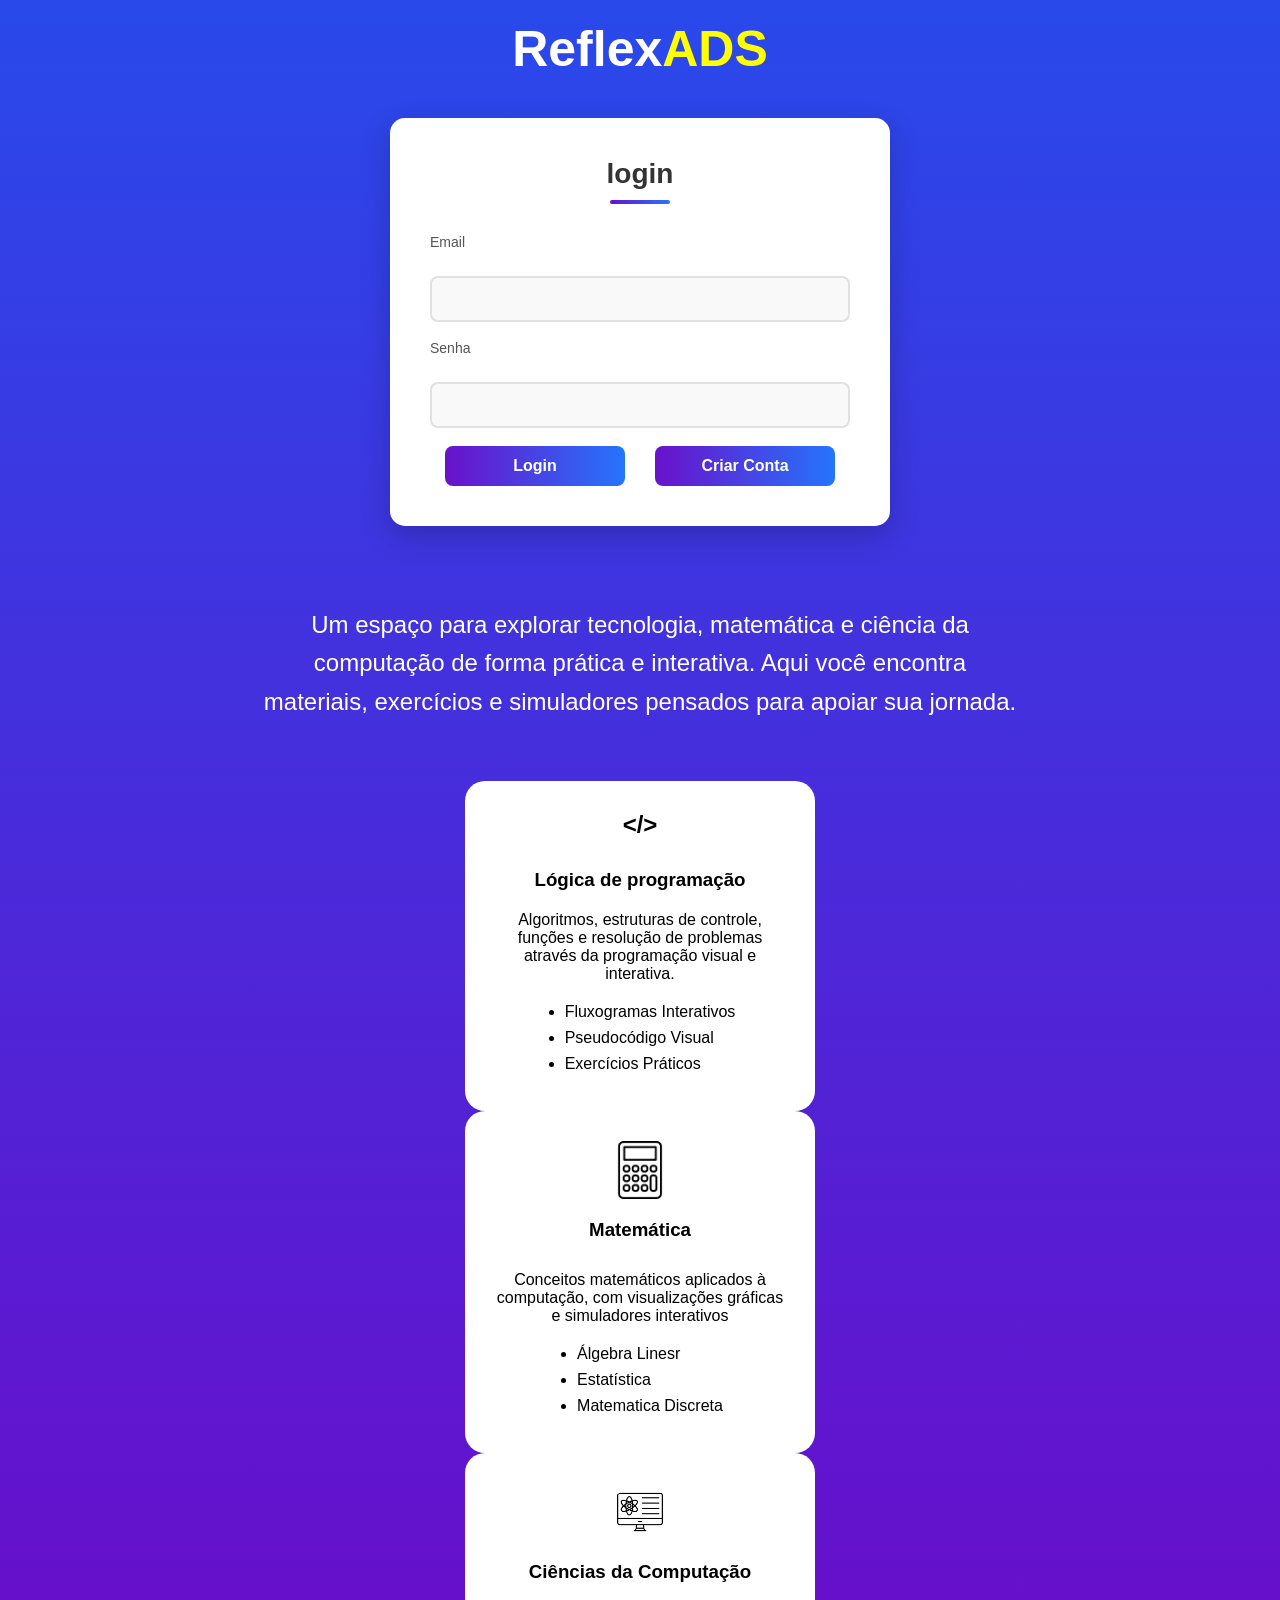
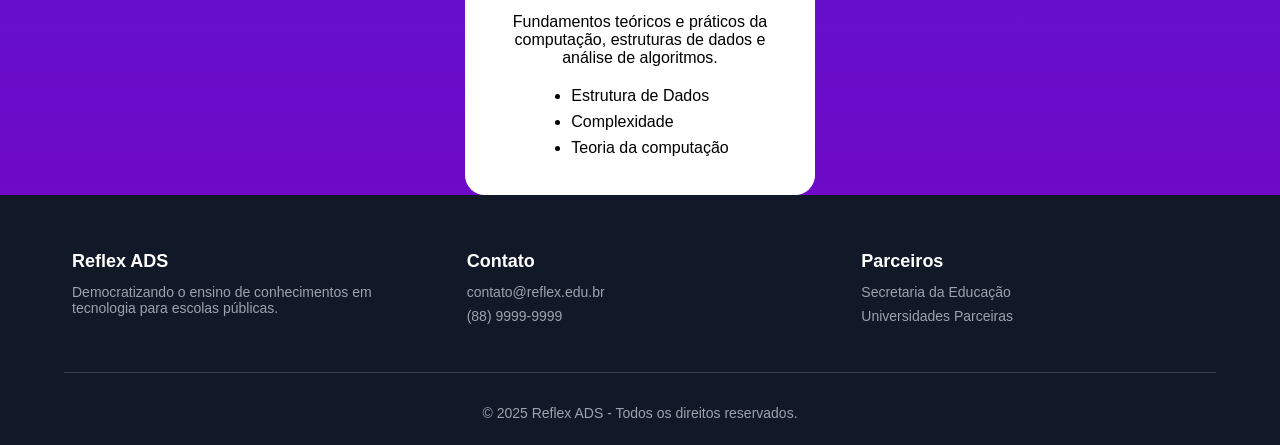
<file: login.html>
<!DOCTYPE html>
<html lang="pt-br">

<head>
  <meta charset="UTF-8" />
  <meta name="viewport" content="width=device-width, initial-scale=1.0" />

  <link rel="stylesheet" href="/src/style.css" />

  <title>Login</title>
</head>

<body>
  <h1 id="reflex">Reflex <span>ADS</span></h1>

  <section class="seccadastro">
    <div class="containerCadastroLog">
      <div id="login" class="login">
        <h2>login</h2>

        <label for="email">Email</label><br />
        <input type="email" id="email" name="email" />
        <br /><br />

        <label for="senha">Senha</label><br />
        <input type="password" id="password" name="password" />
        <br /><br />

        <div class="buttonslogin">

          <a href="/index.html">
            <button id="confirmlogin" class="cinfirmlogin">Login</button>
          </a>

          <a href="/cadastro.html">
            <button id="criarconta" class="criarconta">Criar Conta</button>
          </a>

        </div>

      </div>
    </div>
  </section>

  <section id="descricao-log" class="descricao-log">
    <h2>
      Um espaço para explorar tecnologia, matemática e ciência da computação
      de forma prática e interativa. Aqui você encontra materiais, exercícios
      e simuladores pensados para apoiar sua jornada.
    </h2>
  </section>

  <section id="cardsinfo" class="cardsinfo">
    <div id="logicaProg" class="logicaProg">
      <h2>&lt/&gt</h2>
      <h3>Lógica de programação</h3>
      <p>
        Algoritmos, estruturas de controle, funções e resolução de problemas
        através da programação visual e interativa.
      </p>

      <ul>
        <li>Fluxogramas Interativos</li>
        <li>Pseudocódigo Visual</li>
        <li>Exercícios Práticos</li>
      </ul>
    </div>

    <div id="matematica" class="matematica">
      <img src="/src/img/fiveicon_calculadora.png" alt="Icone de calculadora" style="width: 58px; height: 58px" />
      <h3>Matemática</h3>
      <p>
        Conceitos matemáticos aplicados à computação, com visualizações
        gráficas e simuladores interativos
      </p>

      <ul>
        <li>Álgebra Linesr</li>
        <li>Estatística</li>
        <li>Matematica Discreta</li>
      </ul>
    </div>

    <div id="cienciasComput" class="cienciasComput">
      <img src="/src/img/cienciasComput.png" alt="Ciencia da computação" style="width: 58px; height: 58px" />

      <h3>Ciências da Computação</h3>
      <p>
        Fundamentos teóricos e práticos da computação, estruturas de dados e
        análise de algoritmos.
      </p>

      <ul>
        <li>Estrutura de Dados</li>
        <li>Complexidade</li>
        <li>Teoria da computação</li>
      </ul>
    </div>
  </section>

  <footer class="rodape">
    <div class="container">
      <div class="rodape-conteudo">
        <div class="rodape-coluna">
          <h3>Reflex ADS</h3>
          <p>
            Democratizando o ensino de conhecimentos em tecnologia para
            escolas públicas.
          </p>
        </div>
        <div class="rodape-coluna">
          <h3>Contato</h3>
          <p>contato@reflex.edu.br</p>
          <p>(88) 9999-9999</p>
        </div>
        <div class="rodape-coluna">
          <h3>Parceiros</h3>
          <p>Secretaria da Educação</p>
          <p>Universidades Parceiras</p>
        </div>
      </div>
      <div class="rodape-copyright">
        <p>© 2025 Reflex ADS - Todos os direitos reservados.</p>
      </div>
    </div>
  </footer>
</body>

</html>
</file>
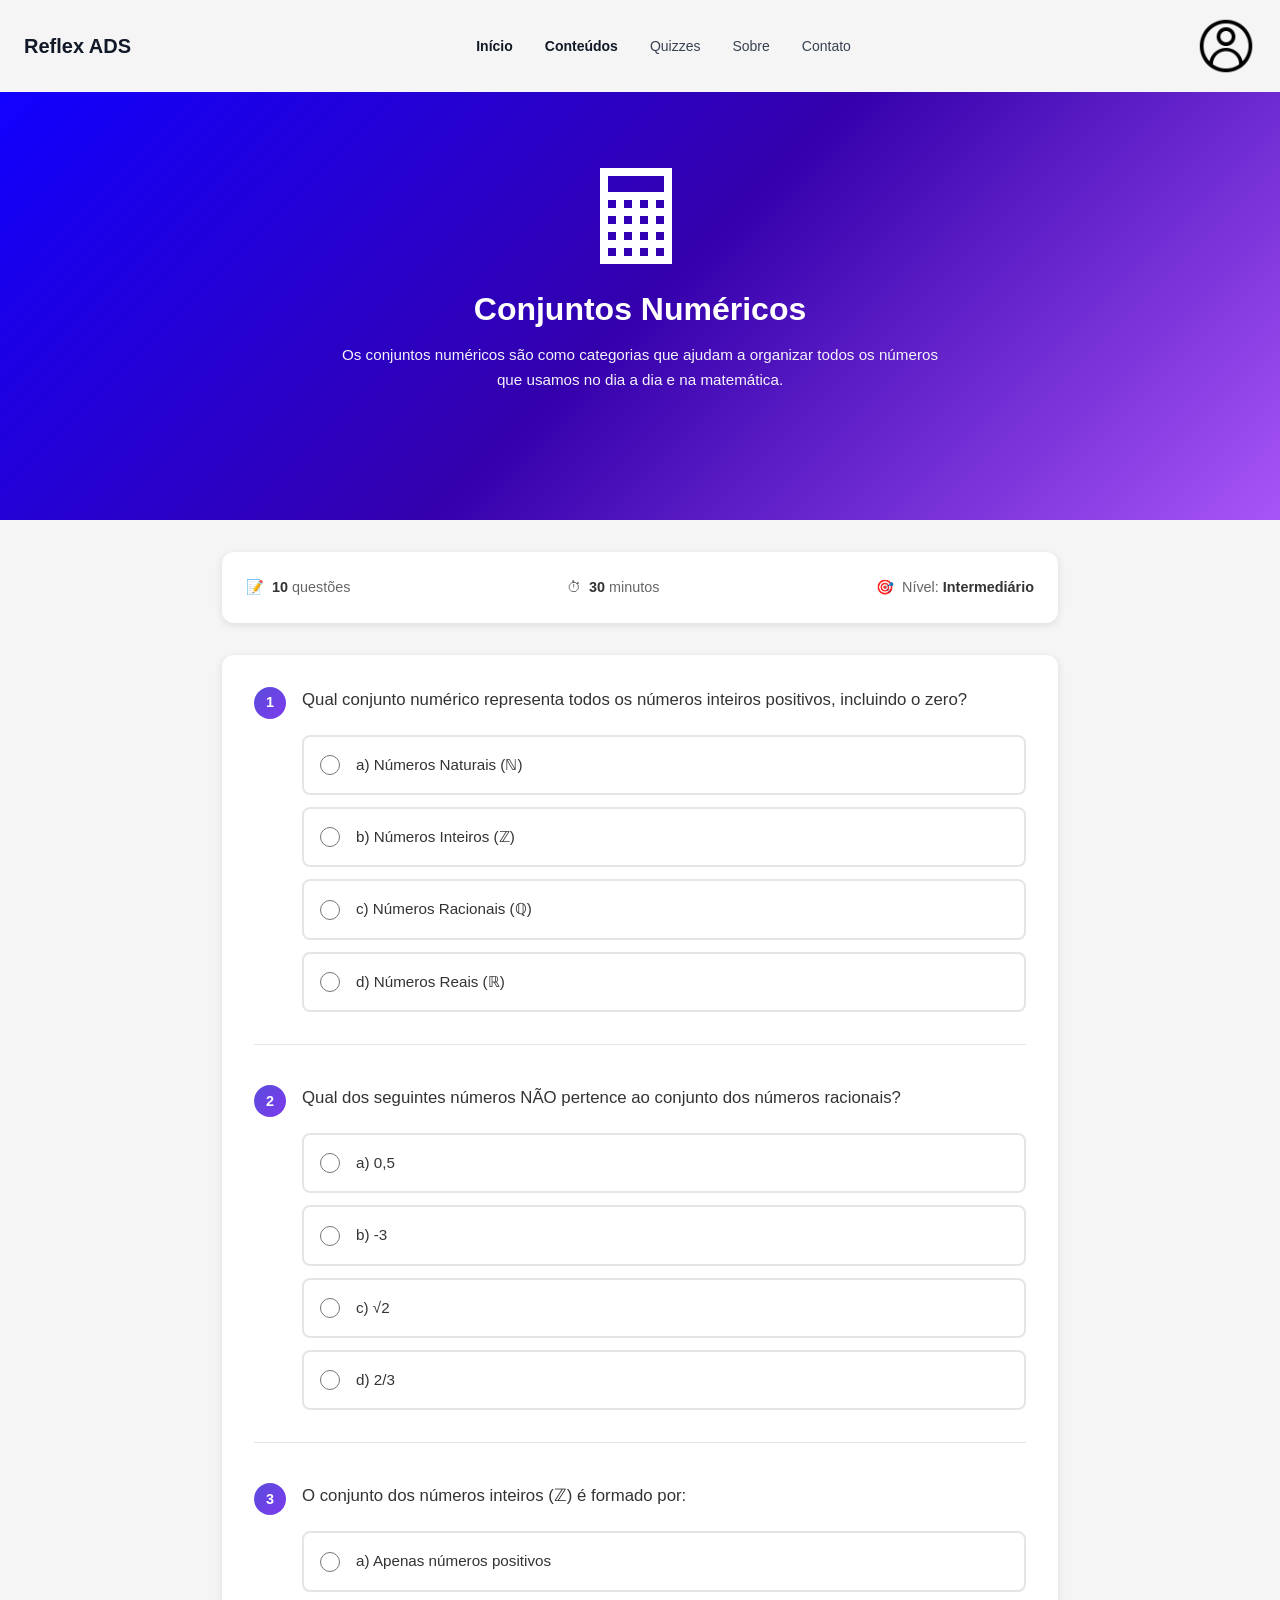
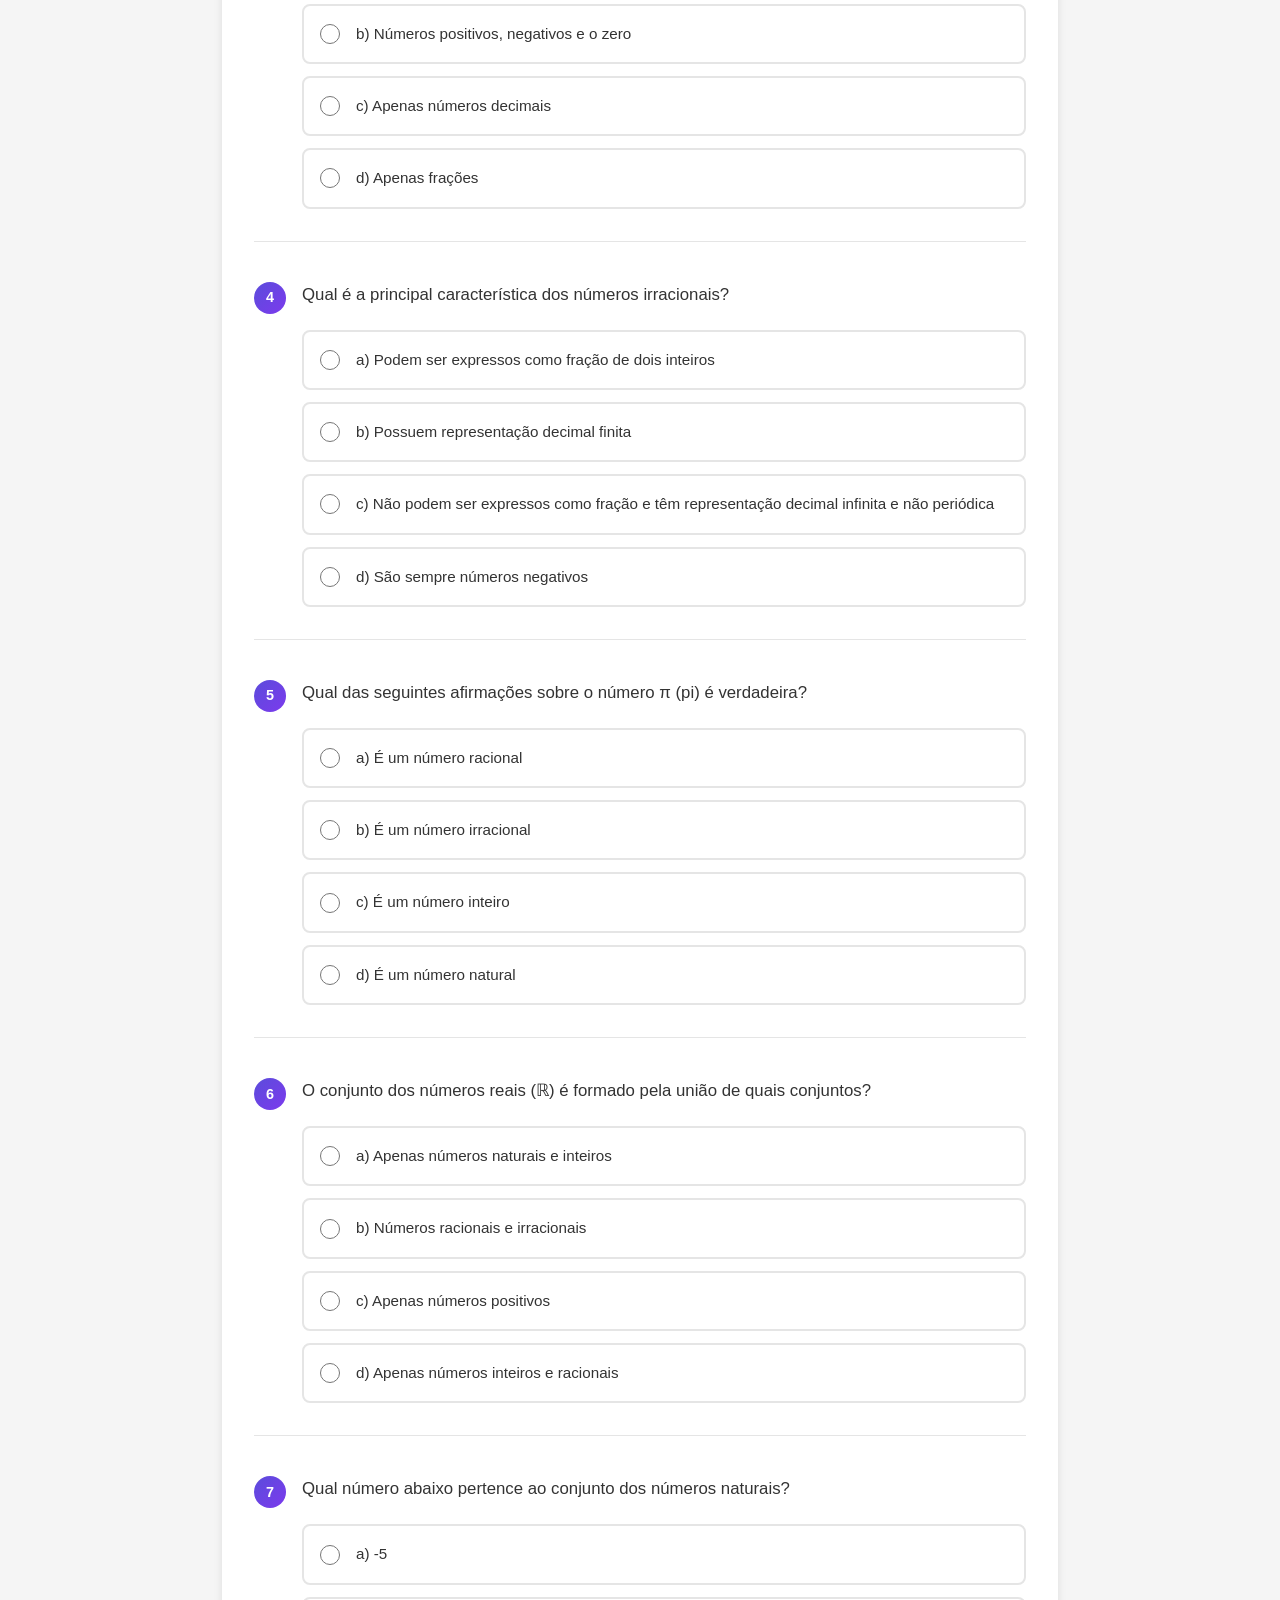
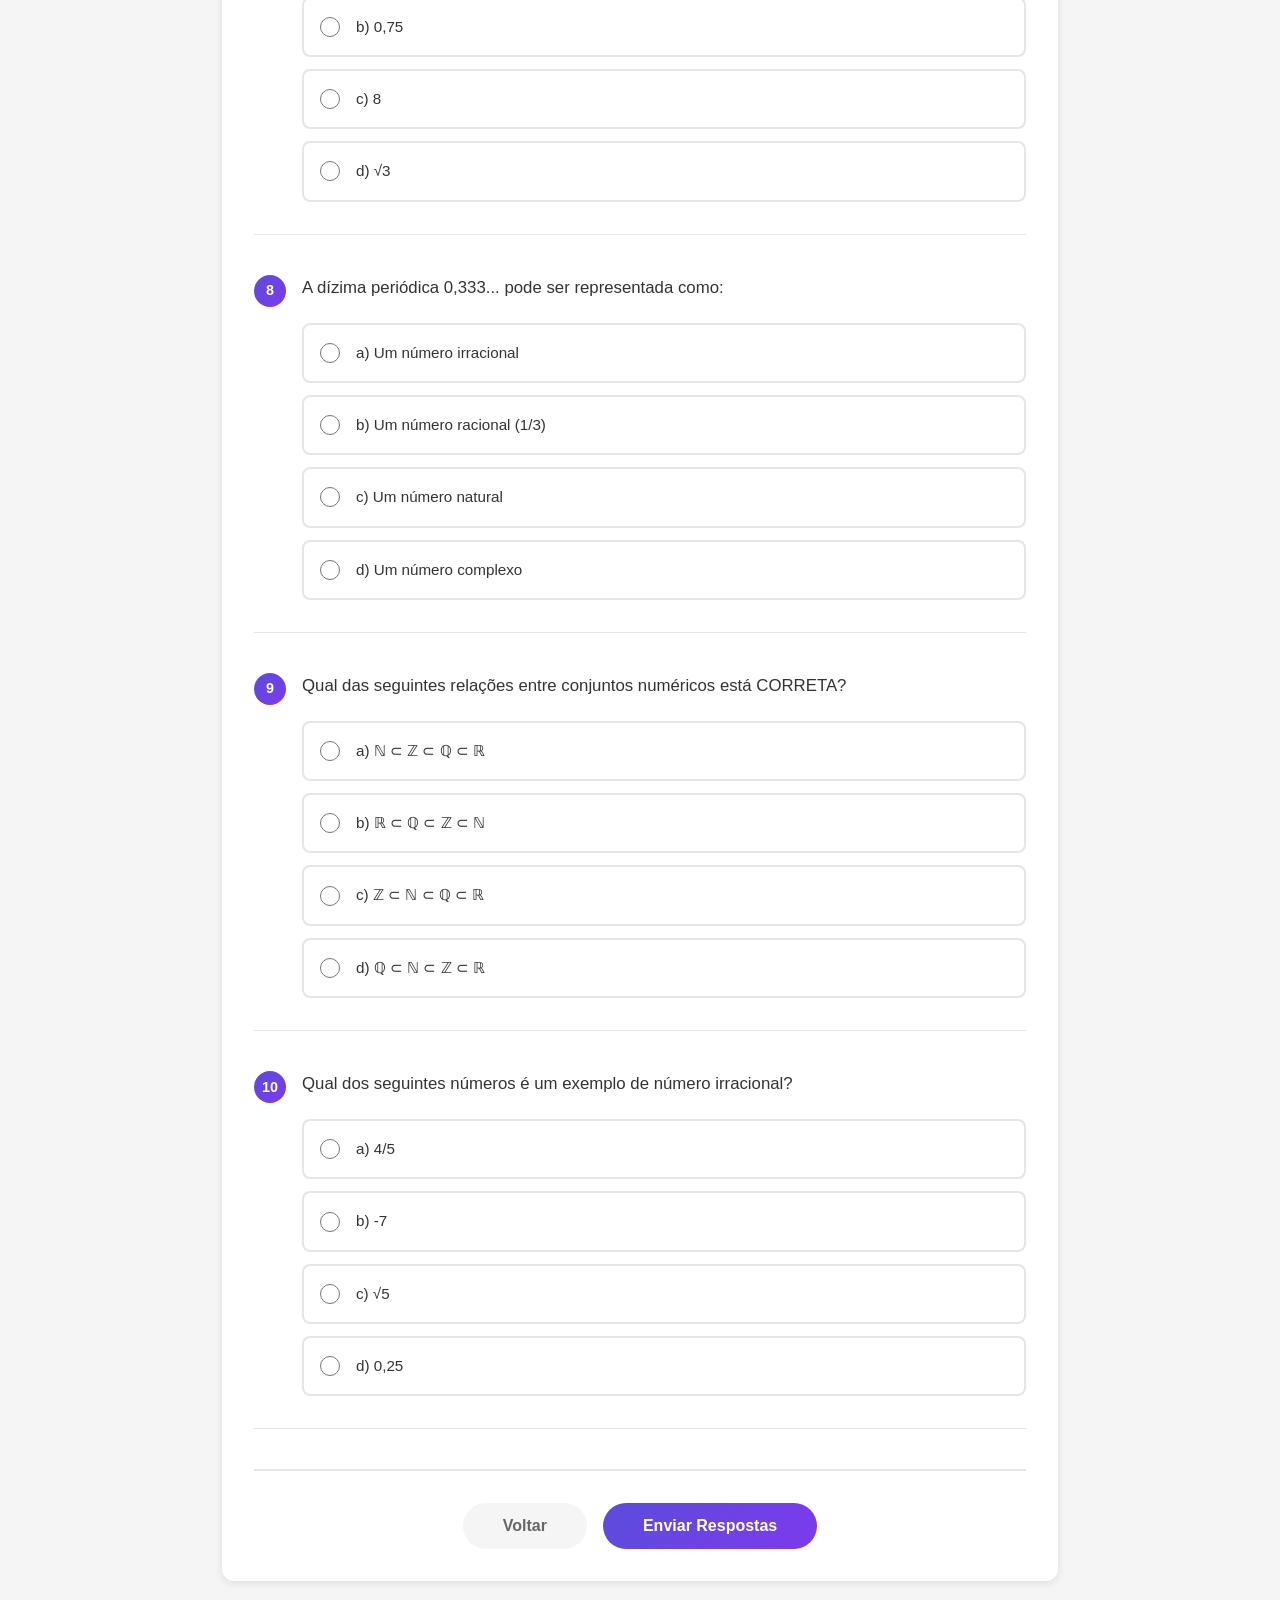
<file: quiz-conj-num.html>
<!DOCTYPE html>
<html lang="pt-BR">

<head>
    <meta charset="UTF-8">
    <meta name="viewport" content="width=device-width, initial-scale=1.0">
    <title>Quiz - Conjuntos Numéricos | Reflex ADS</title>
    <style>
        /* Reset e configurações básicas */
        * {
            margin: 0;
            padding: 0;
            box-sizing: border-box;
        }

        body {
            font-family: -apple-system, BlinkMacSystemFont, 'Segoe UI', Roboto, 'Helvetica Neue', Arial, sans-serif;
            background-color: #f5f5f5;
            line-height: 1.6;
        }

        /* Header Styles */

        .container-fluid {
            max-width: 1152px;
            margin: 0 auto;
            padding: 0 1.5rem;
        }

        * Header Styles */ .cabecalho {
            background-color: #ffffff;
            box-shadow: 0 1px 3px rgba(0, 0, 0, 0.1);
        }

        /* Updated header content structure */
        .cabecalho-conteudo {
            max-width: 1280px;
            margin: 0 auto;
            padding: 1rem 1.5rem;
            display: flex;
            align-items: center;
            justify-content: space-between;
        }

        .logo {
            font-size: 1.25rem;
            font-weight: 700;
            color: #111827;
        }

        /* Added navigation menu styles */
        .navegacao {
            display: flex;
            gap: 2rem;
        }

        .navegacao a {
            color: #374151;
            text-decoration: none;
            font-size: 0.875rem;
            transition: all 0.3s ease;
        }

        .navegacao a:hover,
        .navegacao a.ativo {
            color: #111827;
            font-weight: 600;
        }

        .container-navegacao {
            max-width: 1280px;
            margin: 0 auto;
            padding: 1rem 1.5rem;
        }

        .conteudo-navegacao {

            display: flex;
            align-items: center;
            justify-content: space-between;
        }

        .logo {
            font-size: 1.25rem;
            font-weight: 700;
            color: #111827;
        }

        .menu-navegacao {
            display: flex;
            gap: 2rem;
            list-style: none;
        }

        .menu-navegacao a {
            color: #374151;
            text-decoration: none;
            font-size: 0.875rem;
            transition: all 0.3s ease;
        }

        .menu-navegacao a:hover,
        .menu-navegacao a.ativo {
            color: #111827;
            font-weight: 600;
        }


        .perfil {
            display: flex;
            align-items: center;
            justify-content: center;
        }

        /* Seção Hero (menor para quiz) */
        .hero {
            background: linear-gradient(135deg, #1201ff 0%, #3400ac 50%, #a855f7 100%);
            color: #ffffff;
            padding: 5rem 1.5rem;
            padding-top: 8rem;
            padding-bottom: 8rem;
            text-align: center;
        }

        .calculator-icon {
            width: 0px;
            height: 0px;
            background-color: rgba(255, 255, 255, 0.2);
            border-radius: 8px;
            margin: 0 auto 1rem auto;
            margin-bottom: 2rem;
            padding-bottom: 2rem;
            display: flex;
            align-items: center;
            justify-content: center;
            font-size: 8rem;
        }

        .hero h1 {
            font-size: 2rem;
            margin-bottom: 0.5rem;
            font-weight: 700;
        }

        .hero p {
            font-size: 0.95rem;
            opacity: 0.95;
            max-width: 600px;
            margin: 0 auto;
        }

        /* Container principal */
        .container {
            max-width: 900px;
            margin: 0 auto;
            padding: 2rem;
        }

        /* Informações do quiz */
        .quiz-info {
            background: white;
            border-radius: 12px;
            padding: 1.5rem;
            margin-bottom: 2rem;
            box-shadow: 0 2px 8px rgba(0, 0, 0, 0.1);
            display: flex;
            justify-content: space-between;
            align-items: center;
            flex-wrap: wrap;
            gap: 1rem;
        }

        .quiz-info-item {
            display: flex;
            align-items: center;
            gap: 0.5rem;
            color: #666;
            font-size: 0.9rem;
        }

        .quiz-info-item strong {
            color: #333;
        }

        /* Formulário do quiz */
        .quiz-form {
            background: white;
            border-radius: 12px;
            padding: 2rem;
            box-shadow: 0 2px 8px rgba(0, 0, 0, 0.1);
        }

        /* Questão */
        .question {
            margin-bottom: 2.5rem;
            padding-bottom: 2rem;
            border-bottom: 1px solid #e5e5e5;
        }

        .question:last-of-type {
            border-bottom: none;
            margin-bottom: 2rem;
        }

        .question-header {
            display: flex;
            gap: 1rem;
            margin-bottom: 1rem;
        }

        .question-number {
            background: linear-gradient(135deg, #5b4cdb 0%, #7c3aed 100%);
            color: white;
            width: 32px;
            height: 32px;
            border-radius: 50%;
            display: flex;
            align-items: center;
            justify-content: center;
            font-weight: 600;
            font-size: 0.9rem;
            flex-shrink: 0;
        }

        .question-text {
            color: #333;
            font-size: 1.05rem;
            font-weight: 500;
            line-height: 1.5;
            flex: 1;
        }

        /* Alternativas */
        .alternatives {
            display: flex;
            flex-direction: column;
            gap: 0.75rem;
            margin-left: 3rem;
        }

        .alternative {
            display: flex;
            align-items: center;
            padding: 1rem;
            border: 2px solid #e5e5e5;
            border-radius: 8px;
            cursor: pointer;
            transition: all 0.3s;
            background-color: white;
        }

        .alternative:hover {
            border-color: #5b4cdb;
            background-color: #f8f7ff;
        }

        .alternative input[type="radio"] {
            width: 20px;
            height: 20px;
            margin-right: 1rem;
            cursor: pointer;
            accent-color: #5b4cdb;
        }

        .alternative label {
            cursor: pointer;
            color: #333;
            font-size: 0.95rem;
            flex: 1;
        }

        .alternative input[type="radio"]:checked+label {
            font-weight: 500;
            color: #5b4cdb;
        }

        /* Botão de enviar */
        .submit-section {
            display: flex;
            justify-content: center;
            gap: 1rem;
            margin-top: 2rem;
            padding-top: 2rem;
            border-top: 2px solid #e5e5e5;
        }

        .btn {
            padding: 0.875rem 2.5rem;
            border-radius: 25px;
            font-size: 1rem;
            cursor: pointer;
            transition: all 0.3s;
            border: none;
            font-weight: 600;
        }

        .btn-primary {
            background: linear-gradient(135deg, #5b4cdb 0%, #7c3aed 100%);
            color: white;
        }

        .btn-primary:hover {
            transform: translateY(-2px);
            box-shadow: 0 4px 12px rgba(91, 76, 219, 0.4);
        }

        .btn-secondary {
            background-color: #f5f5f5;
            color: #666;
        }

        .btn-secondary:hover {
            background-color: #e5e5e5;
        }

        /* Responsividade */
        @media (max-width: 768px) {
            header {
                flex-direction: column;
                gap: 1rem;
            }

            nav {
                gap: 1rem;
            }

            nav a {
                font-size: 0.85rem;
            }

            .hero h1 {
                font-size: 1.5rem;
            }

            .container {
                padding: 1rem;
            }

            .quiz-form {
                padding: 1.5rem;
            }

            .alternatives {
                margin-left: 0;
            }

            .question-header {
                flex-direction: column;
            }

            .submit-section {
                flex-direction: column;
            }

            .btn {
                width: 100%;
            }
        }
    </style>
</head>

<body>
    <!-- Cabeçalho -->
    <header class="cabecalho">
        <nav class="container-navegacao">
            <div class="conteudo-navegacao">
                <div class="logo">Reflex ADS</div>
                <ul class="menu-navegacao">
                    <li><a href="dashboardaluno.html" class="ativo">Início</a></li>

                    <li><a href="conteudos.html" class="ativo">Conteúdos</a></li>
                    <li><a href="quizzes.html">Quizzes</a></li>
                    <li><a href="sobre.html">Sobre</a></li>
                    <li><a href="contato.html">Contato</a></li>
                </ul>
                <div class="perfil">
                    <img src="/src/img/perfil-de-usuario.png" alt="perfil-de-usuario"
                        style="width: 60px; height: 60px;">
                </div>
            </div>
        </nav>
    </header>

    <!-- Seção Hero -->
    <section class="hero">
        <div class="calculator-icon">🖩</div>
        <h1>Conjuntos Numéricos</h1>
        <p>Os conjuntos numéricos são como categorias que ajudam a organizar todos os números que usamos no dia a dia e
            na matemática.</p>
    </section>

    <!-- Container Principal -->
    <div class="container">
        <!-- Informações do Quiz -->
        <div class="quiz-info">
            <div class="quiz-info-item">
                <span>📝</span>
                <span><strong>10</strong> questões</span>
            </div>
            <div class="quiz-info-item">
                <span>⏱</span>
                <span><strong>30</strong> minutos</span>
            </div>
            <div class="quiz-info-item">
                <span>🎯</span>
                <span>Nível: <strong>Intermediário</strong></span>
            </div>
        </div>

        <!-- Formulário do Quiz -->
        <form class="quiz-form" id="quizForm">

            <!-- Questão 1 -->
            <div class="question">
                <div class="question-header">
                    <div class="question-number">1</div>
                    <div class="question-text">Qual conjunto numérico representa todos os números inteiros positivos,
                        incluindo o zero?</div>
                </div>
                <div class="alternatives">
                    <div class="alternative">
                        <input type="radio" id="q1a" name="q1" value="a">
                        <label for="q1a">a) Números Naturais (ℕ)</label>
                    </div>
                    <div class="alternative">
                        <input type="radio" id="q1b" name="q1" value="b">
                        <label for="q1b">b) Números Inteiros (ℤ)</label>
                    </div>
                    <div class="alternative">
                        <input type="radio" id="q1c" name="q1" value="c">
                        <label for="q1c">c) Números Racionais (ℚ)</label>
                    </div>
                    <div class="alternative">
                        <input type="radio" id="q1d" name="q1" value="d">
                        <label for="q1d">d) Números Reais (ℝ)</label>
                    </div>
                </div>
            </div>

            <!-- Questão 2 -->
            <div class="question">
                <div class="question-header">
                    <div class="question-number">2</div>
                    <div class="question-text">Qual dos seguintes números NÃO pertence ao conjunto dos números
                        racionais?</div>
                </div>
                <div class="alternatives">
                    <div class="alternative">
                        <input type="radio" id="q2a" name="q2" value="a">
                        <label for="q2a">a) 0,5</label>
                    </div>
                    <div class="alternative">
                        <input type="radio" id="q2b" name="q2" value="b">
                        <label for="q2b">b) -3</label>
                    </div>
                    <div class="alternative">
                        <input type="radio" id="q2c" name="q2" value="c">
                        <label for="q2c">c) √2</label>
                    </div>
                    <div class="alternative">
                        <input type="radio" id="q2d" name="q2" value="d">
                        <label for="q2d">d) 2/3</label>
                    </div>
                </div>
            </div>

            <!-- Questão 3 -->
            <div class="question">
                <div class="question-header">
                    <div class="question-number">3</div>
                    <div class="question-text">O conjunto dos números inteiros (ℤ) é formado por:</div>
                </div>
                <div class="alternatives">
                    <div class="alternative">
                        <input type="radio" id="q3a" name="q3" value="a">
                        <label for="q3a">a) Apenas números positivos</label>
                    </div>
                    <div class="alternative">
                        <input type="radio" id="q3b" name="q3" value="b">
                        <label for="q3b">b) Números positivos, negativos e o zero</label>
                    </div>
                    <div class="alternative">
                        <input type="radio" id="q3c" name="q3" value="c">
                        <label for="q3c">c) Apenas números decimais</label>
                    </div>
                    <div class="alternative">
                        <input type="radio" id="q3d" name="q3" value="d">
                        <label for="q3d">d) Apenas frações</label>
                    </div>
                </div>
            </div>

            <!-- Questão 4 -->
            <div class="question">
                <div class="question-header">
                    <div class="question-number">4</div>
                    <div class="question-text">Qual é a principal característica dos números irracionais?</div>
                </div>
                <div class="alternatives">
                    <div class="alternative">
                        <input type="radio" id="q4a" name="q4" value="a">
                        <label for="q4a">a) Podem ser expressos como fração de dois inteiros</label>
                    </div>
                    <div class="alternative">
                        <input type="radio" id="q4b" name="q4" value="b">
                        <label for="q4b">b) Possuem representação decimal finita</label>
                    </div>
                    <div class="alternative">
                        <input type="radio" id="q4c" name="q4" value="c">
                        <label for="q4c">c) Não podem ser expressos como fração e têm representação decimal infinita e
                            não periódica</label>
                    </div>
                    <div class="alternative">
                        <input type="radio" id="q4d" name="q4" value="d">
                        <label for="q4d">d) São sempre números negativos</label>
                    </div>
                </div>
            </div>

            <!-- Questão 5 -->
            <div class="question">
                <div class="question-header">
                    <div class="question-number">5</div>
                    <div class="question-text">Qual das seguintes afirmações sobre o número π (pi) é verdadeira?</div>
                </div>
                <div class="alternatives">
                    <div class="alternative">
                        <input type="radio" id="q5a" name="q5" value="a">
                        <label for="q5a">a) É um número racional</label>
                    </div>
                    <div class="alternative">
                        <input type="radio" id="q5b" name="q5" value="b">
                        <label for="q5b">b) É um número irracional</label>
                    </div>
                    <div class="alternative">
                        <input type="radio" id="q5c" name="q5" value="c">
                        <label for="q5c">c) É um número inteiro</label>
                    </div>
                    <div class="alternative">
                        <input type="radio" id="q5d" name="q5" value="d">
                        <label for="q5d">d) É um número natural</label>
                    </div>
                </div>
            </div>

            <!-- Questão 6 -->
            <div class="question">
                <div class="question-header">
                    <div class="question-number">6</div>
                    <div class="question-text">O conjunto dos números reais (ℝ) é formado pela união de quais conjuntos?
                    </div>
                </div>
                <div class="alternatives">
                    <div class="alternative">
                        <input type="radio" id="q6a" name="q6" value="a">
                        <label for="q6a">a) Apenas números naturais e inteiros</label>
                    </div>
                    <div class="alternative">
                        <input type="radio" id="q6b" name="q6" value="b">
                        <label for="q6b">b) Números racionais e irracionais</label>
                    </div>
                    <div class="alternative">
                        <input type="radio" id="q6c" name="q6" value="c">
                        <label for="q6c">c) Apenas números positivos</label>
                    </div>
                    <div class="alternative">
                        <input type="radio" id="q6d" name="q6" value="d">
                        <label for="q6d">d) Apenas números inteiros e racionais</label>
                    </div>
                </div>
            </div>

            <!-- Questão 7 -->
            <div class="question">
                <div class="question-header">
                    <div class="question-number">7</div>
                    <div class="question-text">Qual número abaixo pertence ao conjunto dos números naturais?</div>
                </div>
                <div class="alternatives">
                    <div class="alternative">
                        <input type="radio" id="q7a" name="q7" value="a">
                        <label for="q7a">a) -5</label>
                    </div>
                    <div class="alternative">
                        <input type="radio" id="q7b" name="q7" value="b">
                        <label for="q7b">b) 0,75</label>
                    </div>
                    <div class="alternative">
                        <input type="radio" id="q7c" name="q7" value="c">
                        <label for="q7c">c) 8</label>
                    </div>
                    <div class="alternative">
                        <input type="radio" id="q7d" name="q7" value="d">
                        <label for="q7d">d) √3</label>
                    </div>
                </div>
            </div>

            <!-- Questão 8 -->
            <div class="question">
                <div class="question-header">
                    <div class="question-number">8</div>
                    <div class="question-text">A dízima periódica 0,333... pode ser representada como:</div>
                </div>
                <div class="alternatives">
                    <div class="alternative">
                        <input type="radio" id="q8a" name="q8" value="a">
                        <label for="q8a">a) Um número irracional</label>
                    </div>
                    <div class="alternative">
                        <input type="radio" id="q8b" name="q8" value="b">
                        <label for="q8b">b) Um número racional (1/3)</label>
                    </div>
                    <div class="alternative">
                        <input type="radio" id="q8c" name="q8" value="c">
                        <label for="q8c">c) Um número natural</label>
                    </div>
                    <div class="alternative">
                        <input type="radio" id="q8d" name="q8" value="d">
                        <label for="q8d">d) Um número complexo</label>
                    </div>
                </div>
            </div>

            <!-- Questão 9 -->
            <div class="question">
                <div class="question-header">
                    <div class="question-number">9</div>
                    <div class="question-text">Qual das seguintes relações entre conjuntos numéricos está CORRETA?</div>
                </div>
                <div class="alternatives">
                    <div class="alternative">
                        <input type="radio" id="q9a" name="q9" value="a">
                        <label for="q9a">a) ℕ ⊂ ℤ ⊂ ℚ ⊂ ℝ</label>
                    </div>
                    <div class="alternative">
                        <input type="radio" id="q9b" name="q9" value="b">
                        <label for="q9b">b) ℝ ⊂ ℚ ⊂ ℤ ⊂ ℕ</label>
                    </div>
                    <div class="alternative">
                        <input type="radio" id="q9c" name="q9" value="c">
                        <label for="q9c">c) ℤ ⊂ ℕ ⊂ ℚ ⊂ ℝ</label>
                    </div>
                    <div class="alternative">
                        <input type="radio" id="q9d" name="q9" value="d">
                        <label for="q9d">d) ℚ ⊂ ℕ ⊂ ℤ ⊂ ℝ</label>
                    </div>
                </div>
            </div>

            <!-- Questão 10 -->
            <div class="question">
                <div class="question-header">
                    <div class="question-number">10</div>
                    <div class="question-text">Qual dos seguintes números é um exemplo de número irracional?</div>
                </div>
                <div class="alternatives">
                    <div class="alternative">
                        <input type="radio" id="q10a" name="q10" value="a">
                        <label for="q10a">a) 4/5</label>
                    </div>
                    <div class="alternative">
                        <input type="radio" id="q10b" name="q10" value="b">
                        <label for="q10b">b) -7</label>
                    </div>
                    <div class="alternative">
                        <input type="radio" id="q10c" name="q10" value="c">
                        <label for="q10c">c) √5</label>
                    </div>
                    <div class="alternative">
                        <input type="radio" id="q10d" name="q10" value="d">
                        <label for="q10d">d) 0,25</label>
                    </div>
                </div>
            </div>

            <!-- Seção de envio -->
            <div class="submit-section">
                <button type="button" class="btn btn-secondary"
                    onclick="window.location.href='index.html'">Voltar</button>
                <button type="submit" class="btn btn-primary">Enviar Respostas</button>
            </div>
        </form>
    </div>

    <script>
        // Script para processar o envio do formulário
        document.getElementById('quizForm').addEventListener('submit', function (e) {
            e.preventDefault();

            // Gabarito correto
            const gabarito = {
                q1: 'a',
                q2: 'c',
                q3: 'b',
                q4: 'c',
                q5: 'b',
                q6: 'b',
                q7: 'c',
                q8: 'b',
                q9: 'a',
                q10: 'c'
            };

            let acertos = 0;
            let totalQuestoes = 10;

            // Verificar respostas
            for (let i = 1; i <= totalQuestoes; i++) {
                const resposta = document.querySelector(`input[name="q${i}"]:checked`);
                if (resposta && resposta.value === gabarito[`q${i}`]) {
                    acertos++;
                }
            }

            // Calcular porcentagem
            const porcentagem = (acertos / totalQuestoes * 100).toFixed(0);

            // Exibir resultado
            alert(`Você acertou ${acertos} de ${totalQuestoes} questões!\n\nSua pontuação: ${porcentagem}%`);
        });

        // Adicionar efeito visual ao selecionar alternativa
        document.querySelectorAll('.alternative').forEach(alt => {
            alt.addEventListener('click', function () {
                const radio = this.querySelector('input[type="radio"]');
                radio.checked = true;
            });
        });
    </script>
</body>

</html>
</file>
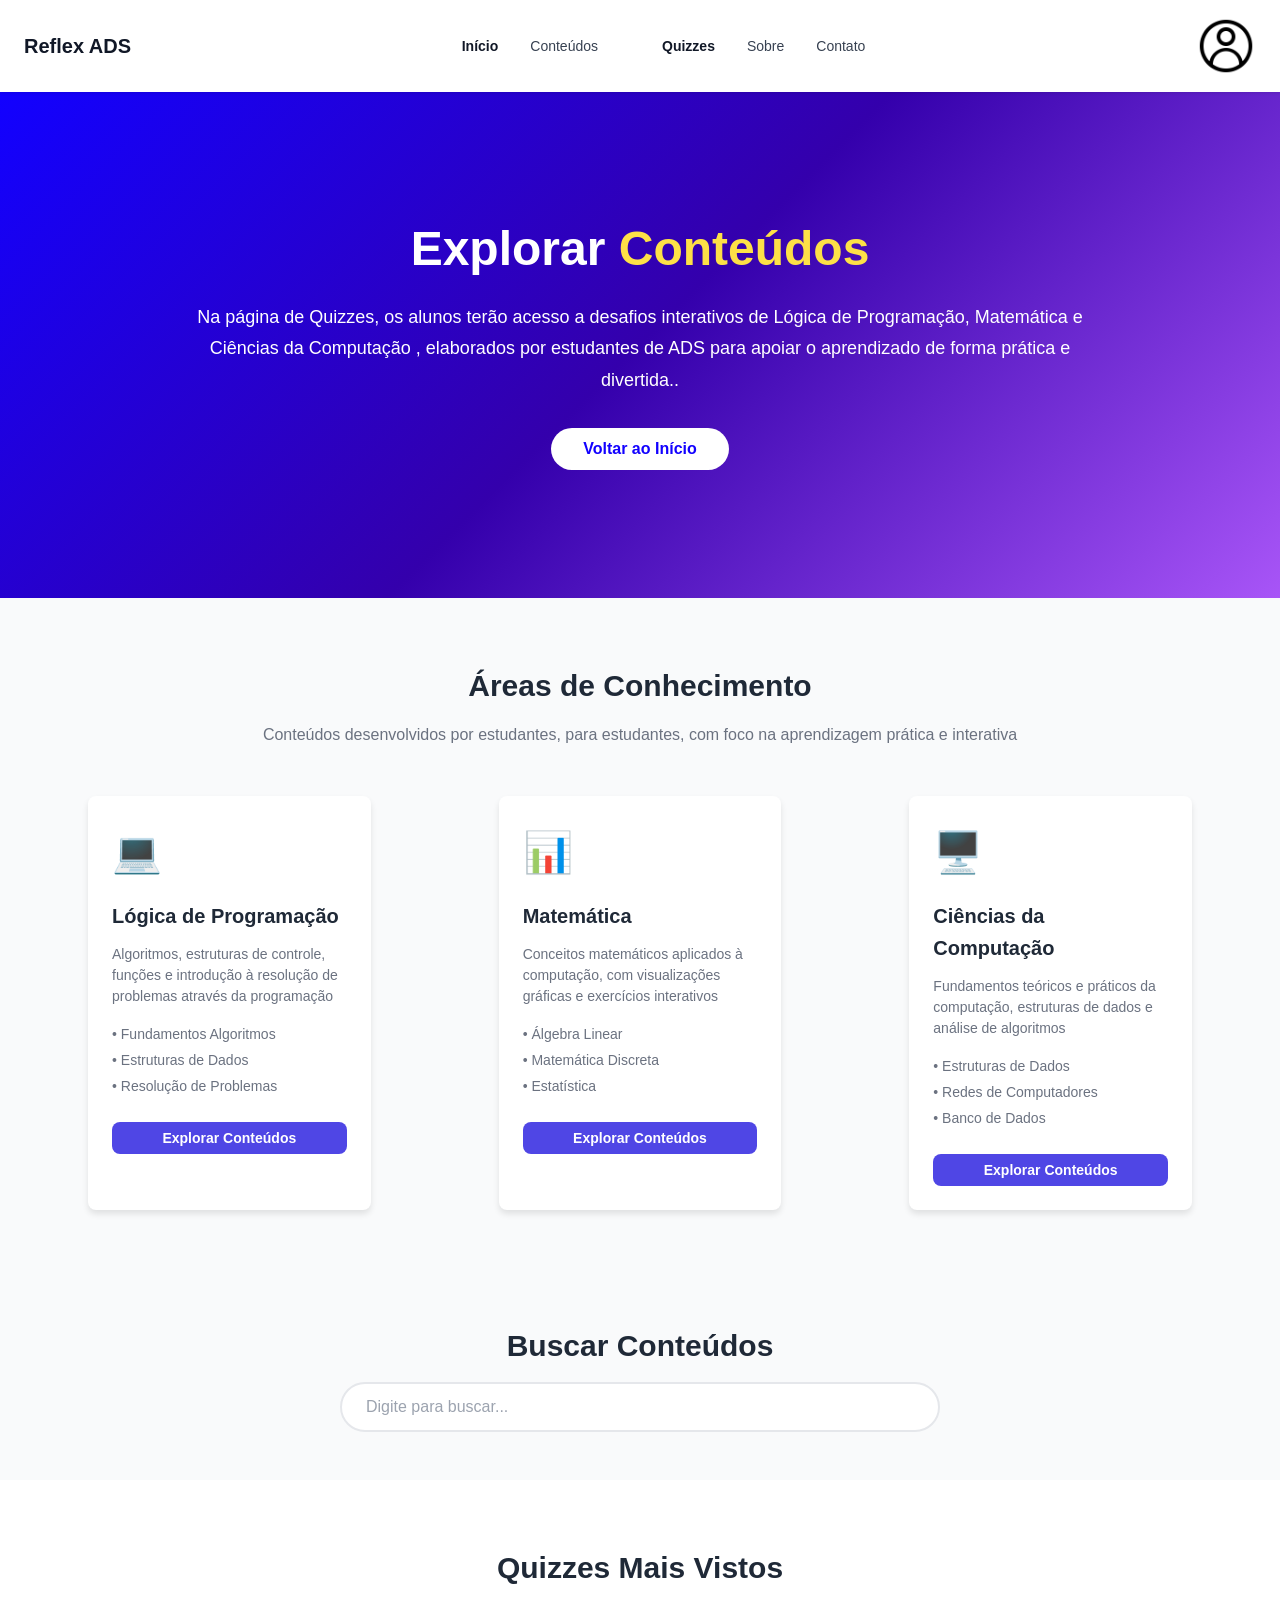
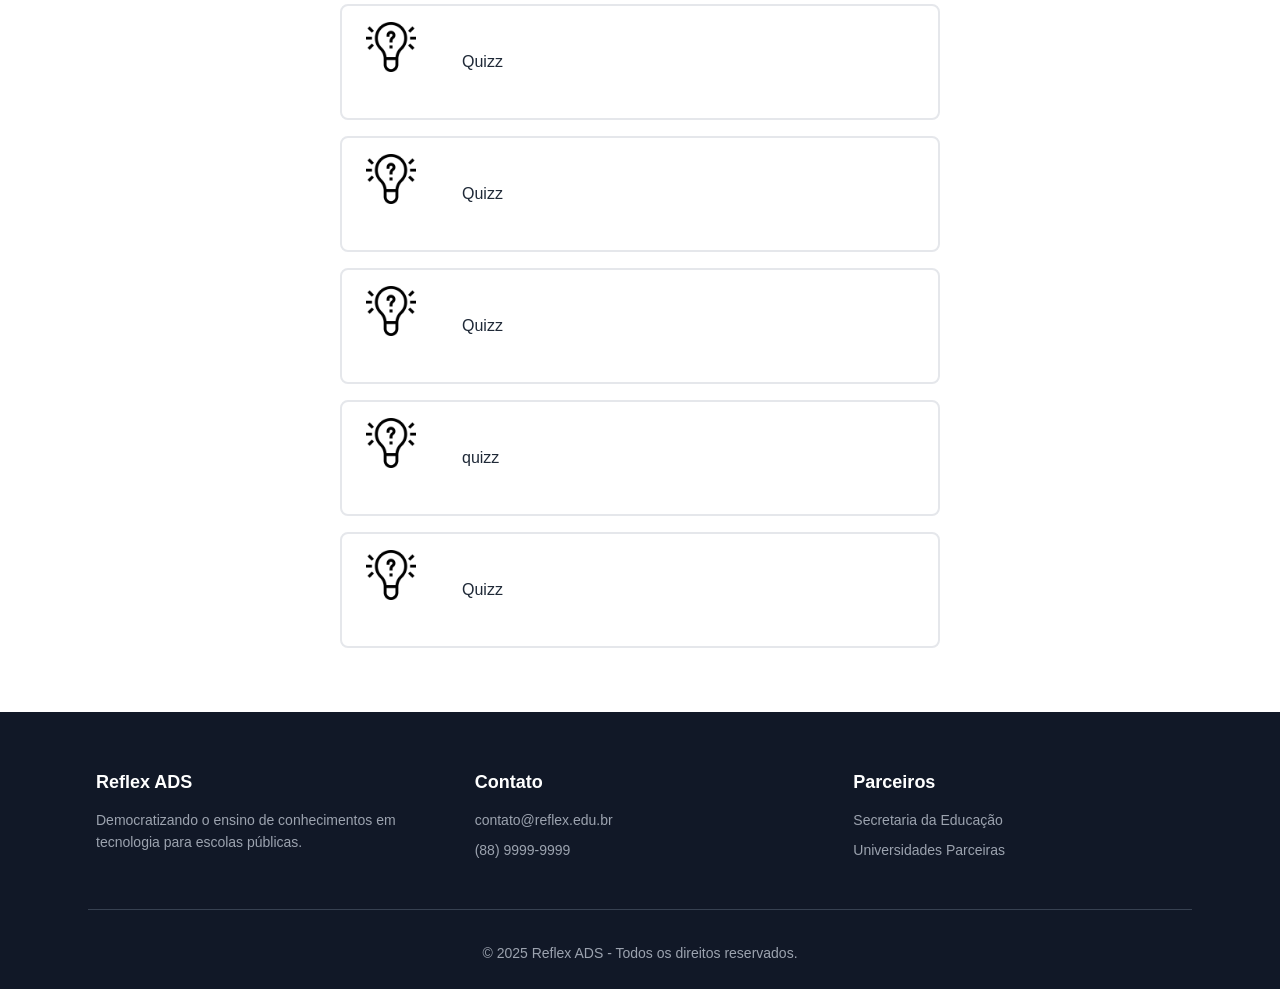
<file: quizzes.html>
<!DOCTYPE html>
<html lang="pt-br">

<head>
    <meta charset="UTF-8">
    <meta name="viewport" content="width=device-width, initial-scale=1.0">
    <link rel="stylesheet" href="/src/quizzes.css">
    <link rel="stylesheet" href="https://cdnjs.cloudflare.com/ajax/libs/font-awesome/6.5.0/css/all.min.css">
    <title>Quizzes - ReflexADS</title>


    <header class="cabecalho">
        <nav class="container-navegacao">
            <div class="conteudo-navegacao">
                <div class="logo">Reflex ADS</div>
                <ul class="menu-navegacao">
                    <li><a href="dashboardaluno.html" class="ativo">Início</a></li>

                    <li><a href="conteudos.html">Conteúdos<a>
                    <li>
                    <li><a href="quizzes.html" class="ativo">Quizzes</a></li>
                    <li><a href="sobre.html">Sobre</a></li>
                    <li><a href="contato.html">Contato</a></li>
                </ul>
                <div class="perfil">
                    <img src="/src/img/perfil-de-usuario.png" alt="perfil-de-usuario"
                        style="width: 60px; height: 60px;">
                </div>
            </div>
        </nav>
    </header>

    <section class="heroi">
        <div class="container">
            <h1 class="heroi-titulo">Explorar <span class="destaque-amarelo">Conteúdos</span></h1>
            <p class="heroi-subtitulo">
                Na página de Quizzes, os alunos terão acesso a desafios interativos de Lógica de Programação, Matemática
                e Ciências da Computação , elaborados por estudantes de ADS para apoiar o aprendizado de forma prática e
                divertida.</strong>.
            </p>
        </div>

        <a href="index.html">
            <button class="botao-voltar">Voltar ao Início</button></a>

    </section>


    <section class="secao-conhecimento">
        <div class="container">
            <h2 class="titulo-secao">Áreas de Conhecimento</h2>
            <p class="subtitulo-secao">
                Conteúdos desenvolvidos por estudantes, para estudantes, com foco na aprendizagem prática e interativa
            </p>

            <div class="grade-cartoes">

                <div class="cartao">
                    <div class="icone-cartao">💻</div>
                    <h3 class="titulo-cartao">Lógica de Programação</h3>
                    <p class="descricao-cartao">
                        Algoritmos, estruturas de controle, funções e introdução à resolução de problemas através da
                        programação
                    </p>
                    <ul class="lista-cartao">
                        <li>• Fundamentos Algoritmos</li>
                        <li>• Estruturas de Dados</li>
                        <li>• Resolução de Problemas</li>
                    </ul>
                    <button class="botao-primario">Explorar Conteúdos</button>
                </div>

                <div class="cartao">
                    <div class="icone-cartao">📊</div>
                    <h3 class="titulo-cartao">Matemática</h3>
                    <p class="descricao-cartao">
                        Conceitos matemáticos aplicados à computação, com visualizações gráficas e exercícios
                        interativos
                    </p>
                    <ul class="lista-cartao">
                        <li>• Álgebra Linear</li>
                        <li>• Matemática Discreta</li>
                        <li>• Estatística</li>
                    </ul>

                    <a href="quizzmat.html">
                        <button class="botao-primario">Explorar Conteúdos</button></a>
                </div>

                <div class="cartao">
                    <div class="icone-cartao">🖥️</div>
                    <h3 class="titulo-cartao">Ciências da Computação</h3>
                    <p class="descricao-cartao">
                        Fundamentos teóricos e práticos da computação, estruturas de dados e análise de algoritmos
                    </p>
                    <ul class="lista-cartao">
                        <li>• Estruturas de Dados</li>
                        <li>• Redes de Computadores</li>
                        <li>• Banco de Dados</li>
                    </ul>
                    <button class="botao-primario">Explorar Conteúdos</button>
                </div>
            </div>
        </div>
    </section>



    <section class="secao-busca">
        <div class="container">
            <h2 class="titulo-secao">Buscar Conteúdos</h2>
            <div class="campo-busca">
                <input type="text" placeholder="Digite para buscar..." class="input-busca">
            </div>
        </div>
    </section>


    <section class="secao-quizzes">
        <div class="container">
            <h2 class="titulo-secao">Quizzes Mais Vistos</h2>
            <div class="lista-Quizzes">
                <div class="item-Quizz">
                    <div class="icone-Quizz">
                        <img src="/src/img/ideas.png" alt="ideas" style="width: 50px;">
                    </div>
                    <span>Quizz</span>
                </div>
                <div class="item-Quizz">
                    <div class="icone-Quizz">
                        <img src="/src/img/ideas.png" alt="ideas" style="width: 50px;">
                    </div>
                    <span>Quizz</span>
                </div>
                <div class="item-Quizz">
                    <div class="icone-Quizz">
                        <img src="/src/img/ideas.png" alt="ideas" style="width: 50px;">
                    </div>
                    <span>Quizz</span>
                </div>
                <div class="item-Quizz">
                    <div class="icone-Quizz">
                        <img src="/src/img/ideas.png" alt="ideas" style="width: 50px;">
                    </div>
                    <span>quizz</span>
                </div>
                <div class="item-Quizz">
                    <div class="icone-Quizz">
                        <img src="/src/img/ideas.png" alt="ideas" style="width: 50px;">
                    </div>
                    <span>Quizz</span>
                </div>
            </div>
        </div>
    </section>



    <footer class="rodape">
        <div class="container">
            <div class="rodape-conteudo">
                <div class="rodape-coluna">
                    <h3>Reflex ADS</h3>
                    <p>Democratizando o ensino de conhecimentos em tecnologia para escolas públicas.</p>
                </div>
                <div class="rodape-coluna">
                    <h3>Contato</h3>
                    <p>contato@reflex.edu.br</p>
                    <p>(88) 9999-9999</p>
                </div>
                <div class="rodape-coluna">
                    <h3>Parceiros</h3>
                    <p>Secretaria da Educação</p>
                    <p>Universidades Parceiras</p>
                </div>
            </div>
            <div class="rodape-copyright">
                <p>© 2025 Reflex ADS - Todos os direitos reservados.</p>
            </div>
        </div>
    </footer>
</head>

<body>
















</body>

</html>
</file>
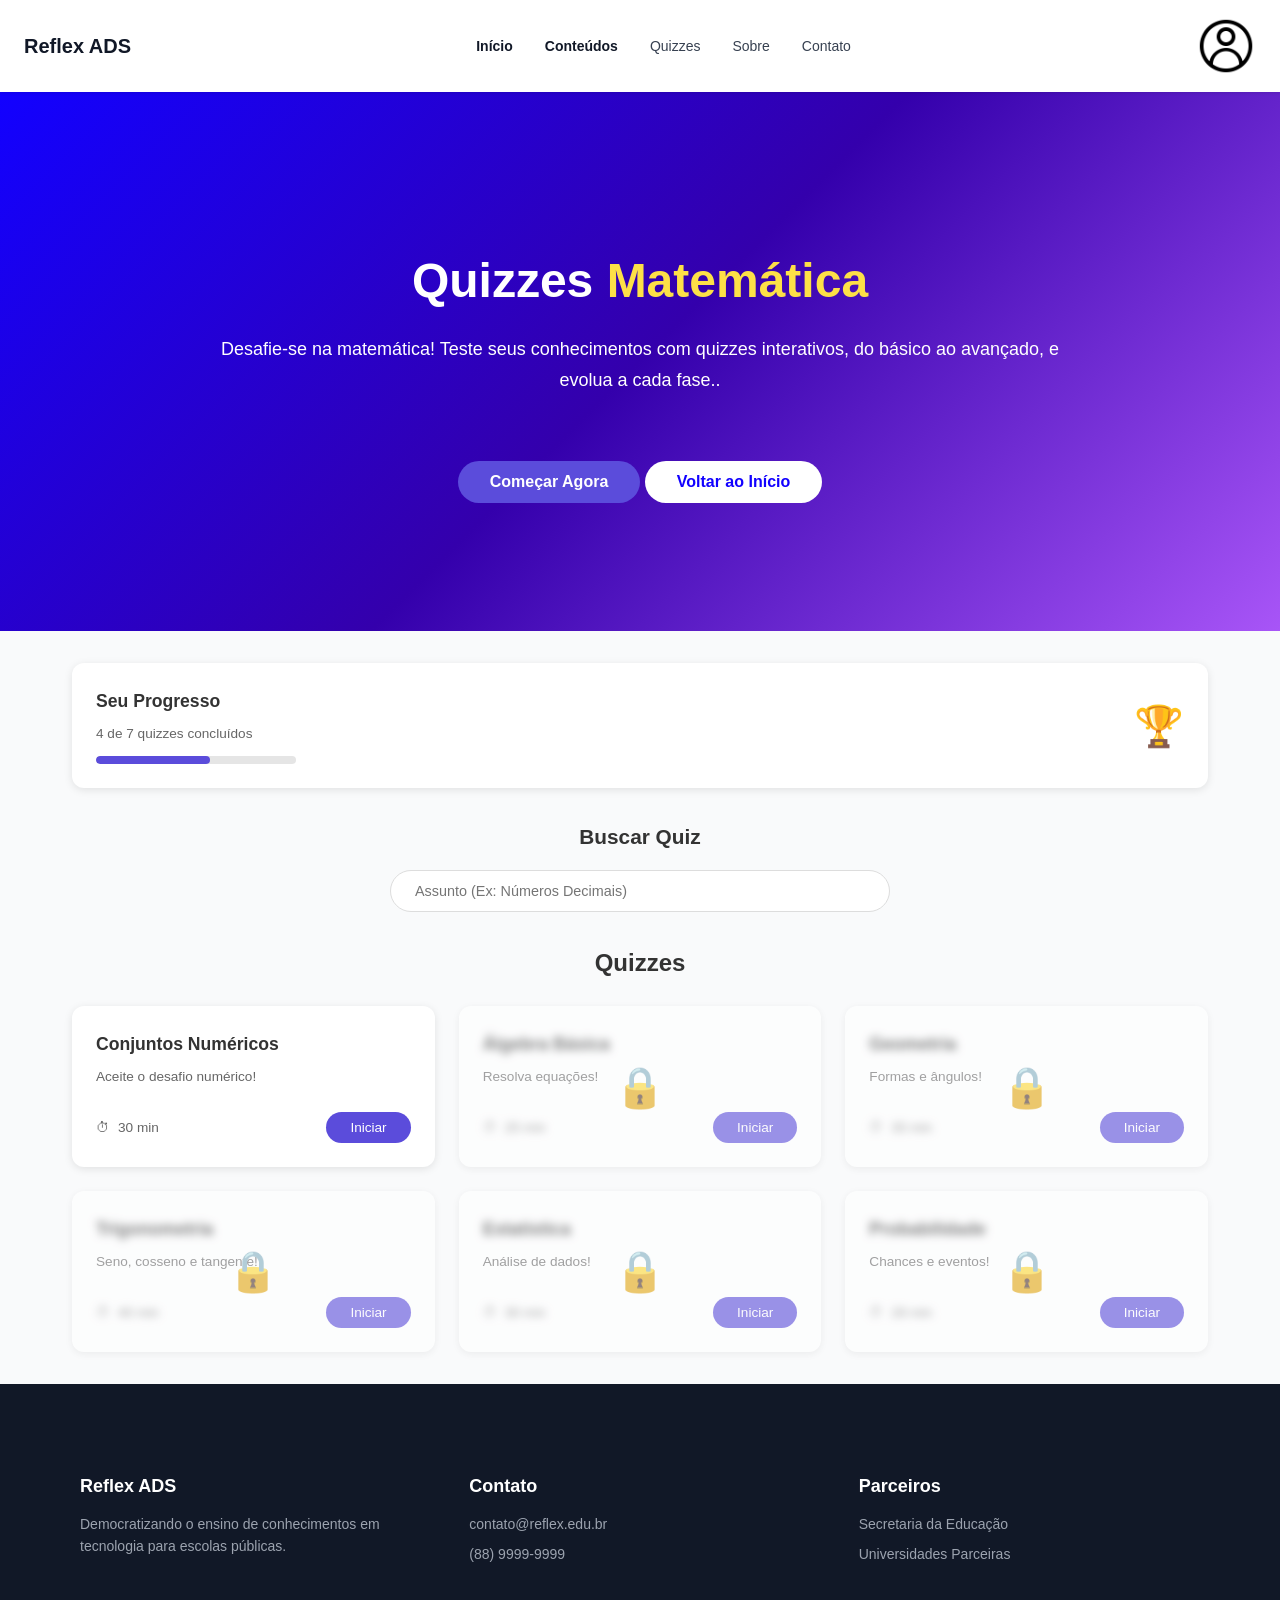
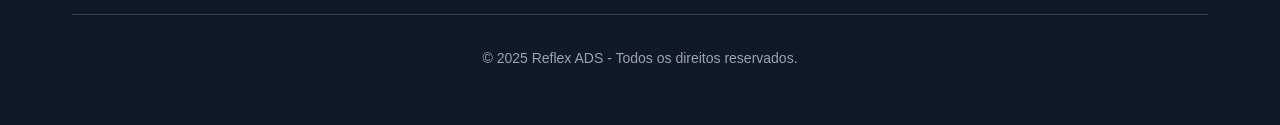
<file: quizzmat.html>
<!DOCTYPE html>
<html lang="pt-BR">

<head>
    <meta charset="UTF-8">
    <meta name="viewport" content="width=device-width, initial-scale=1.0">
    <title>Reflex ADS - Quizzes Matemática</title>
    <link rel="stylesheet" href="/src/quizzmat.css">
</head>


<body>
    <header class="cabecalho">
        <nav class="container-navegacao">
            <div class="conteudo-navegacao">
                <div class="logo">Reflex ADS</div>
                <ul class="menu-navegacao">
                    <li><a href="dashboardaluno.html" class="ativo">Início</a></li>

                    <li><a href="conteudos.html" class="ativo">Conteúdos</a></li>
                    <li><a href="quizzes.html">Quizzes</a></li>
                    <li><a href="sobre.html">Sobre</a></li>
                    <li><a href="contato.html">Contato</a></li>
                </ul>
                <div class="perfil">
                    <img src="/src/img/perfil-de-usuario.png" alt="perfil-de-usuario"
                        style="width: 60px; height: 60px;">
                </div>
            </div>
        </nav>
    </header>

    <section class="heroi">
        <div class="container">
            <h1 class="heroi-titulo">Quizzes <span class="destaque-amarelo">Matemática</span></h1>
            <p class="heroi-subtitulo">
                Desafie-se na matemática! Teste seus conhecimentos com quizzes interativos, do básico ao avançado, e
                evolua a cada fase.</strong>.
            </p>
        </div>

        <button class="botao-comecar">Começar Agora</button>
        <a href="index.html">
            <button class="botao-voltar">Voltar ao Início</button></a>

    </section>
    <!-- Main Content -->
    <div class="container">
        <!-- Progress Card -->
        <div class="progress-card">
            <div class="progress-info">
                <h3>Seu Progresso</h3>
                <p>4 de 7 quizzes concluídos</p>
                <div class="progress-bar">
                    <div class="progress-fill"></div>
                </div>
            </div>
            <div class="trophy-icon">🏆</div>
        </div>

        <!-- Search Section -->
        <div class="search-section">
            <h2>Buscar Quiz</h2>
            <div class="search-bar">
                <input type="text" placeholder="Assunto (Ex: Números Decimais)">
            </div>
        </div>

        <!-- Quizzes Section -->
        <div class="quizzes-section">
            <h2>Quizzes</h2>
            <div class="quiz-grid">
                <!-- Unlocked Quiz -->
                <div class="quiz-card">
                    <h3>Conjuntos Numéricos</h3>
                    <p>Aceite o desafio numérico!</p>
                    <div class="quiz-footer">
                        <div class="quiz-time">
                            <span>⏱</span>
                            <span>30 min</span>
                        </div>

                        <a href="quiz-conj-num.html">
                            <button class="btn-start">Iniciar</button></a>
                    </div>
                </div>

                <!-- Locked Quizzes -->
                <div class="quiz-card locked">
                    <div class="lock-icon">🔒</div>
                    <h3>Álgebra Básica</h3>
                    <p>Resolva equações!</p>
                    <div class="quiz-footer">
                        <div class="quiz-time">
                            <span>⏱</span>
                            <span>25 min</span>
                        </div>
                        <button class="btn-start">Iniciar</button>
                    </div>
                </div>

                <div class="quiz-card locked">
                    <div class="lock-icon">🔒</div>
                    <h3>Geometria</h3>
                    <p>Formas e ângulos!</p>
                    <div class="quiz-footer">
                        <div class="quiz-time">
                            <span>⏱</span>
                            <span>35 min</span>
                        </div>
                        <button class="btn-start">Iniciar</button>
                    </div>
                </div>

                <div class="quiz-card locked">
                    <div class="lock-icon">🔒</div>
                    <h3>Trigonometria</h3>
                    <p>Seno, cosseno e tangente!</p>
                    <div class="quiz-footer">
                        <div class="quiz-time">
                            <span>⏱</span>
                            <span>40 min</span>
                        </div>
                        <button class="btn-start">Iniciar</button>
                    </div>
                </div>

                <div class="quiz-card locked">
                    <div class="lock-icon">🔒</div>
                    <h3>Estatística</h3>
                    <p>Análise de dados!</p>
                    <div class="quiz-footer">
                        <div class="quiz-time">
                            <span>⏱</span>
                            <span>30 min</span>
                        </div>
                        <button class="btn-start">Iniciar</button>
                    </div>
                </div>

                <div class="quiz-card locked">
                    <div class="lock-icon">🔒</div>
                    <h3>Probabilidade</h3>
                    <p>Chances e eventos!</p>
                    <div class="quiz-footer">
                        <div class="quiz-time">
                            <span>⏱</span>
                            <span>28 min</span>
                        </div>
                        <button class="btn-start">Iniciar</button>
                    </div>
                </div>
            </div>
        </div>
    </div>

    <footer class="rodape">
        <div class="container">
            <div class="rodape-conteudo">
                <div class="rodape-coluna">
                    <h3>Reflex ADS</h3>
                    <p>Democratizando o ensino de conhecimentos em tecnologia para escolas públicas.</p>
                </div>
                <div class="rodape-coluna">
                    <h3>Contato</h3>
                    <p>contato@reflex.edu.br</p>
                    <p>(88) 9999-9999</p>
                </div>
                <div class="rodape-coluna">
                    <h3>Parceiros</h3>
                    <p>Secretaria da Educação</p>
                    <p>Universidades Parceiras</p>
                </div>
            </div>
            <div class="rodape-copyright">
                <p>© 2025 Reflex ADS - Todos os direitos reservados.</p>
            </div>
        </div>
    </footer>

</body>

</html>
</file>
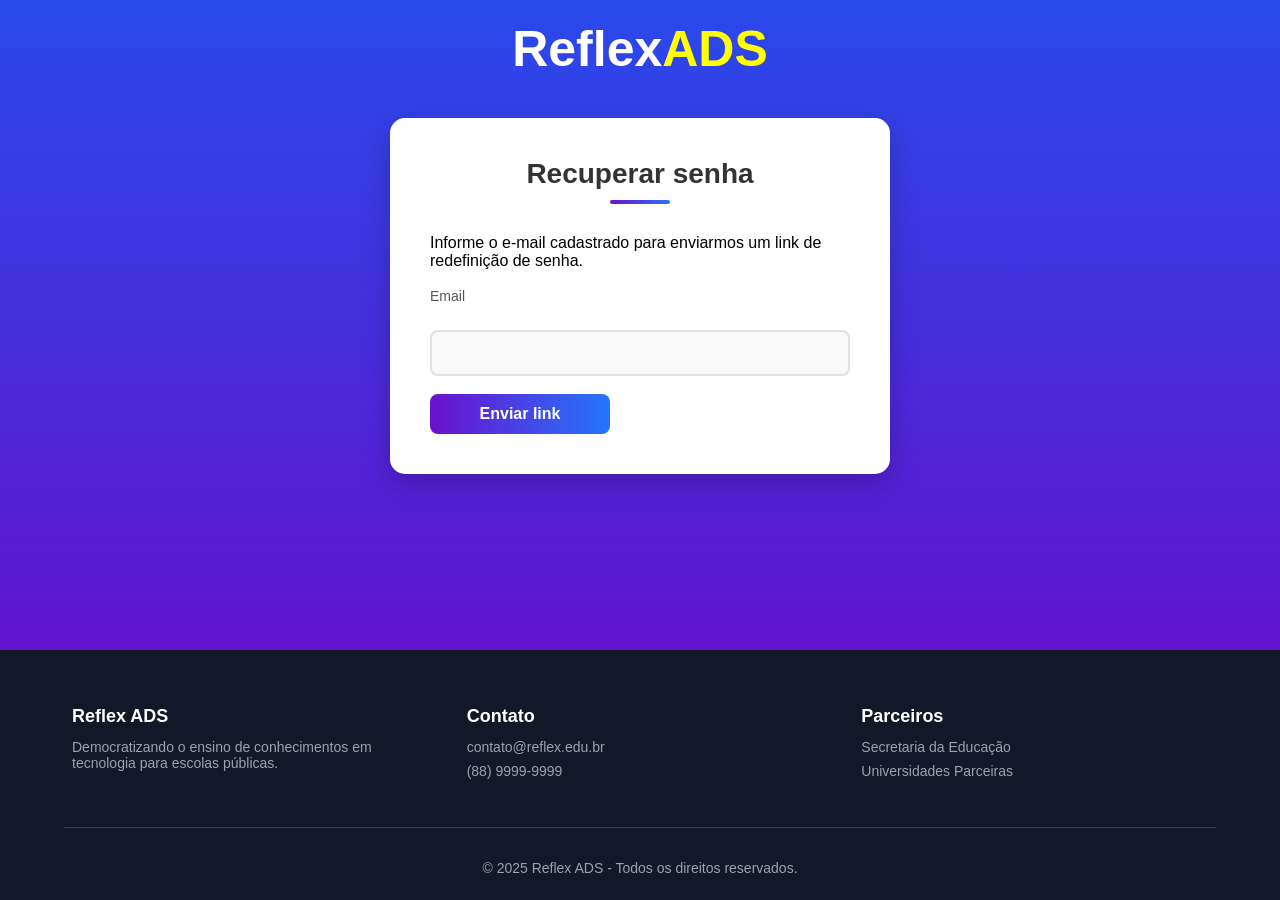
<file: recuperarSenha.html>
<!DOCTYPE html>
<html lang="pt-br">

<head>
  <meta charset="UTF-8" />
  <meta name="viewport" content="width=device-width, initial-scale=1.0" />

  <link rel="stylesheet" href="/src/style.css" />

  <title>Recuperar senha</title>
</head>

<body>
  <h1 id="reflex">Reflex <span>ADS</span></h1>

  <section class="seccadastro">
    <div class="containerCadastroLog">
      <div id="login" class="login">
        <h2>Recuperar senha</h2>
        <p id="informRecuperarSenha">Informe o e-mail cadastrado para enviarmos um link de redefinição de senha.</p>
        <br>

        <label for="email">Email</label><br />
        <input type="email" id="email" name="email" />
        <br /><br />

        <button id="confirmlogin" class="cinfirmlogin">Enviar link</button>
      </div>
    </div>
  </section>


  </section>

  <footer class="rodape">
    <div class="container">
      <div class="rodape-conteudo">
        <div class="rodape-coluna">
          <h3>Reflex ADS</h3>
          <p>
            Democratizando o ensino de conhecimentos em tecnologia para
            escolas públicas.
          </p>
        </div>
        <div class="rodape-coluna">
          <h3>Contato</h3>
          <p>contato@reflex.edu.br</p>
          <p>(88) 9999-9999</p>
        </div>
        <div class="rodape-coluna">
          <h3>Parceiros</h3>
          <p>Secretaria da Educação</p>
          <p>Universidades Parceiras</p>
        </div>
      </div>
      <div class="rodape-copyright">
        <p>© 2025 Reflex ADS - Todos os direitos reservados.</p>
      </div>
    </div>
  </footer>
</body>

</html>
</file>
<file: src/index.css>
/* Reset and Base Styles */
* {
  margin: 0;
  padding: 0;
  box-sizing: border-box;
}

body {
  font-family: -apple-system, BlinkMacSystemFont, "Segoe UI", Roboto, Oxygen, Ubuntu, Cantarell, sans-serif;
  background-color: #f9fafb;
  color: #1f2937;
  line-height: 1.6;
}

/* Header Styles */
.cabecalho {
  background-color: #ffffff;
  box-shadow: 0 1px 3px rgba(0, 0, 0, 0.1);
  position: sticky;
  top: 0;
  z-index: 100;
}

.container-navegacao {
  max-width: 1280px;
  margin: 0 auto;
  padding: 1rem 1.5rem;
}

.conteudo-navegacao {

  display: flex;
  align-items: center;
  justify-content: space-between;
}

.logo {
  font-size: 1.25rem;
  font-weight: 700;
  color: #111827;
}

.menu-navegacao {
  display: flex;
  gap: 2rem;
  list-style: none;
}

.menu-navegacao a {
  color: #374151;
  text-decoration: none;
  font-size: 0.875rem;
  transition: all 0.3s ease;
}

.menu-navegacao a:hover,
.menu-navegacao a.ativo {
  color: #111827;
  font-weight: 600;
}


.perfil {
  display: flex;
  align-items: center;
  justify-content: center;
}


/* Hero Section - padronizado */
.heroi,
.hero {
  background: linear-gradient(135deg, #1201ff 0%, #3400ac 50%, #a855f7 100%);
  color: #ffffff;
  padding: 5rem 1.5rem;
  padding-top: 8rem;
  padding-bottom: 8rem;
  text-align: center;
}

.conteudo-heroi {
  max-width: 56rem; /* largura proporcional usada nas telas */
  margin: 0 auto;
}

/* suportar variações de nomes já presentes nos arquivos */
.heroi-titulo,
.titulo-heroi {
  font-size: 3rem;
  font-weight: 700;
  margin-bottom: 1.5rem;
  line-height: 1.2;
}

.destaque {
  color: #fde047;
}

.heroi-subtitulo,
.descricao-heroi {
  font-size: 1.125rem;
  margin-bottom: 2rem;
  line-height: 1.75;
  max-width: 56rem;
  margin-left: auto;
  margin-right: auto;
}

.botao-heroi {
  background-color: #ffffff;
  color: #1201ff;
  padding: 0.75rem 2rem;
  border: none;
  border-radius: 9999px;
  font-weight: 600;
  font-size: 1rem;
  cursor: pointer;
  transition: background-color 0.3s ease;
}

.botao-heroi:hover {
  background-color: #f3f4f6;
}

/* Statistics Section */
.secao-estatisticas {
  background-color: #ffffff;
  padding: 4rem 1.5rem;

}

.container-estatisticas {
  max-width: 1152px;
  margin: 0 auto;
}

.grade-estatisticas {
  display: grid;
  grid-template-columns: repeat(auto-fit, minmax(200px, 1fr));
  gap: 2rem;
  text-align: center;
}

.item-estatistica {
  padding: 1rem;
}

.numero-estatistica {
  font-weight: 700;
  font-size: 2rem;
  margin-bottom: 0.5rem;
}

.numero-estatistica.azul {
  color: #2563eb;
}

.numero-estatistica.verde {
  color: #16a34a;
}

.numero-estatistica.laranja {
  color: #f97316;
}

.rotulo-estatistica {
  color: #6b7280;
  font-size: 0.875rem;
}

/* Knowledge Areas Section */
.secao-conhecimento {
  padding: 4rem 1.5rem;
}

.container {
  max-width: 1152px;
  margin: 0 auto;
}

.titulo-secao {
  font-size: 1.875rem;
  font-weight: 700;
  text-align: center;
  margin-bottom: 0.75rem;
}

.subtitulo-secao {
  text-align: center;
  color: #6b7280;
  margin-bottom: 3rem;
}

.grade-cartoes {
  display: grid;
  grid-template-columns: repeat(auto-fit, minmax(280px, 1fr));
  gap: 8rem;
}

.cartao {
  background-color: #ffffff;
  border-radius: 0.5rem;
  padding: 1.5rem;
  box-shadow: 0 4px 6px rgba(0, 0, 0, 0.1);
  transition: transform 0.3s ease, box-shadow 0.3s ease;
}

.cartao:hover {
  transform: translateY(-5px);
  box-shadow: 0 10px 25px rgba(0, 0, 0, 0.15);
}

.icone-cartao {
  font-size: 2.5rem;
  margin-bottom: 1rem;
}

.titulo-cartao {
  font-size: 1.25rem;
  font-weight: 700;
  margin-bottom: 0.75rem;
}

.descricao-cartao {
  color: #6b7280;
  font-size: 0.875rem;
  margin-bottom: 1rem;
  line-height: 1.5;
}

.lista-cartao {
  list-style: none;
  color: #6b7280;
  font-size: 0.875rem;
  margin-bottom: 1.5rem;
}

.lista-cartao li {
  margin-bottom: 0.25rem;
}

.botao-primario {
  width: 100%;
  background-color: #4f46e5;
  color: #ffffff;
  padding: 0.5rem 1rem;
  border: none;
  border-radius: 0.5rem;
  font-weight: 600;
  font-size: 0.875rem;
  cursor: pointer;
  transition: background-color 0.3s ease;
}

.botao-primario:hover {
  background-color: #4338ca;
}

/* Resources Section */
.secao-recursos {
  background-color: #ffffff;
  padding: 4rem 1.5rem;
}

.cartao-recurso {
  background-color: #f9fafb;
  border-radius: 0.5rem;
  padding: 2rem;
  text-align: center;
  transition: transform 0.3s ease, box-shadow 0.3s ease;
}

.cartao-recurso:hover {
  transform: translateY(-5px);
  box-shadow: 0 10px 25px rgba(0, 0, 0, 0.1);
}

.icone-recurso {
  font-size: 3rem;
  margin-bottom: 1rem;
}

.titulo-recurso {
  font-size: 1.25rem;
  font-weight: 700;
  margin-bottom: 0.75rem;
}

.descricao-recurso {
  color: #6b7280;
  font-size: 0.875rem;
  margin-bottom: 1.5rem;
}

.botao-link {
  color: #2563eb;
  background: none;
  border: none;
  font-weight: 600;
  font-size: 0.875rem;
  cursor: pointer;
  transition: color 0.3s ease;
}

.botao-link:hover {
  color: #1d4ed8;
}

/* Footer */
.rodape {
  background-color: #111827;
  color: #ffffff;
  padding: 3rem 1.5rem 1.5rem;
}

/* Updated footer layout */
.rodape-conteudo {
  max-width: 1152px;
  margin: 0 auto;
  display: grid;
  grid-template-columns: repeat(auto-fit, minmax(250px, 1fr));
  gap: 2rem;
  margin-bottom: 2rem;
}

.rodape-coluna {
  padding: 0.5rem;
}

.rodape-coluna h3 {
  font-weight: 700;
  font-size: 1.125rem;
  margin-bottom: 0.75rem;
}

.rodape-coluna p {
  color: #9ca3af;
  font-size: 0.875rem;
  margin-bottom: 0.5rem;
}

/* Added copyright section */
.rodape-copyright {
  max-width: 1152px;
  margin: 0 auto;
  padding-top: 2rem;
  border-top: 1px solid #374151;
  text-align: center;
}

.rodape-copyright p {
  color: #9ca3af;
  font-size: 0.875rem;
}

/* Responsive Design */
@media (max-width: 768px) {
  .menu-navegacao {
    gap: 1rem;
    font-size: 0.75rem;
  }

  .titulo-heroi {
    font-size: 2rem;
  }

  .descricao-heroi {
    font-size: 1rem;
  }

  .grade-estatisticas {
    grid-template-columns: repeat(2, 1fr);
  }

  .grade-cartoes {
    grid-template-columns: 1fr;
  }
}
</file>
<file: src/style.css>
* {
  margin: 0;
  padding: 0;
  box-sizing: border-box;
  font-family: -apple-system, BlinkMacSystemFont, "Segoe UI", Roboto, Oxygen,
    Ubuntu, Cantarell, sans-serif;
}

body {
  color: white;
  min-height: 100vh;
  background: linear-gradient(to bottom, #2949eb, #7700c2);
  display: flex;
  flex-direction: column;
  align-items: center;
}

h1 {
  font-size: 50px;
  display: flex;
  align-items: center;
  justify-content: center;
  margin: 20px 0;
}

span {
  color: yellow;
}

/* SEÇÃO CADASTRO/LOGIN */
.seccadastro {
  width: 100%;
  display: flex;
  justify-content: center;
  align-items: center;
  margin: 20px 0;
}

.containerCadastroLog {
  background-color: white;
  border-radius: 15px;
  box-shadow: 0 10px 30px rgba(0, 0, 0, 0.2);
  overflow: hidden;
  width: 100%;
  max-width: 500px;
}

.cadastro,
.login {
  padding: 40px;
}

#informRecuperarSenha {
  color: black;
}

.cadastro h2,
.login h2 {
  color: #333;
  text-align: center;
  margin-bottom: 30px;
  font-size: 28px;
  font-weight: 600;
  position: relative;
}

.cadastro h2:after,
.login h2:after {
  content: "";
  display: block;
  width: 60px;
  height: 4px;
  background: linear-gradient(to right, #6a11cb, #2575fc);
  margin: 10px auto 0;
  border-radius: 2px;
}

.form-group {
  margin-bottom: 20px;
  position: relative;
}

.cadastro label,
.login label {
  display: block;
  margin-bottom: 8px;
  font-weight: 500;
  color: #555;
  font-size: 14px;
}

.cadastro input,
.login input {
  width: 100%;
  padding: 12px 15px;
  border: 2px solid #e1e1e1;
  border-radius: 8px;
  font-size: 16px;
  transition: all 0.3s ease;
  background-color: #f9f9f9;
}



.button-prof-alun {
  display: flex;
  gap: 10px;
}

/*  */

.buttonProfessor,
.buttonAluno {
  color: black;
  flex: 1;
  padding: 14px;
  border: none;
  border-radius: 8px;
  font-size: 16px;
  font-weight: 600;
  cursor: pointer;
  transition: all 0.3s ease;
}

.buttonProfessor:hover,
.buttonAluno:hover {
  transform: translateY(-2px);
  box-shadow: 0 5px 15px rgba(106, 17, 203, 0.4);
}

.buttonProfessor.ativo,
.buttonAluno.ativo {
  color: white;
  background: linear-gradient(to right, #6a11cb, #2575fc);
}



.cadastro input:focus,
.login input:focus {
  border-color: #6a11cb;
  background-color: white;
  box-shadow: 0 0 0 3px rgba(106, 17, 203, 0.1);
  outline: none;
}

.button-container {
  display: flex;
  gap: 50px;
  margin-left: auto;
  margin-right: auto;
  justify-content: center;
  align-items: center;
  margin-top: 30px;
}

.buttonslogin {
  display: flex;
  margin-left: auto;
  margin-right: auto;
  justify-content: center;
  align-items: center;
  gap: 30px;
}

.buttonregister,
.buttonlogin,
.cinfirmlogin,
.criarconta {

  width: 180px;
  height: 40px;
  border: none;
  border-radius: 8px;
  font-size: 16px;
  font-weight: 600;
  cursor: pointer;
  transition: all 0.3s ease;
}

.buttonregister,
.cinfirmlogin,
.criarconta {
  background: linear-gradient(to right, #6a11cb, #2575fc);
  color: white;
}

.buttonregister:hover,
.cinfirmlogin:hover,
.criarconta:hover {
  transform: translateY(-2px);
  box-shadow: 0 5px 15px rgba(106, 17, 203, 0.4);
}

.buttonlogin {
  background-color: #f0f0f0;
  color: #555;
  border: 2px solid #e1e1e1;
}

.buttonlogin:hover {
  background-color: #e5e5e5;
  transform: translateY(-2px);
}

.password-strength {
  height: 4px;
  background-color: #e1e1e1;
  border-radius: 2px;
  margin-top: 5px;
  overflow: hidden;
}

.strength-meter {
  height: 100%;
  width: 0;
  transition: all 0.3s ease;
}

.password-match {
  font-size: 12px;
  margin-top: 5px;
  display: none;
}

.password-match.valid {
  color: #2ecc71;
}

.password-match.invalid {
  color: #e74c3c;
}

/* SEÇÃO DESCRIÇÃO */
.descricao-cad,
.descricao-log {
  width: 100%;
  max-width: 800px;
  text-align: center;
  padding: 40px 20px;
  margin: 20px 0;
}

.descricao-cad h2,
.descricao-log h2 {
  font-size: 1.5rem;
  font-weight: 400;
  line-height: 1.6;
}

/* SEÇÃO CARDS */
.cardsinform {
  display: flex;
  justify-content: center;
  padding: 10% 5%;
  gap: 30px;
  /* GAP fixo evita que cards se encostem */
  width: 100%;
  max-width: 1200px;
  flex-wrap: wrap;
}



.logicaProg,
.matematica,
.cienciasComput {
  display: flex;
  flex-direction: column;
  align-items: center;
  padding: 30px;
  gap: 20px;
  color: black;
  border-radius: 20px;
  background-color: white;
  transition: transform 0.3s ease, box-shadow 0.3s ease;
  flex: 1;
  min-width: 250px;
  max-width: 350px;
  text-align: center;
}

.logicaProg:hover,
.matematica:hover,
.cienciasComput:hover {
  transform: translateY(-5px);
  box-shadow: 0 10px 25px rgba(0, 0, 0, 0.1);
}

.logicaProg h2,
.matematica h3,
.cienciasComput h3 {
  margin-bottom: 10px;
}

.logicaProg ul,
.matematica ul,
.cienciasComput ul {
  text-align: left;
  padding-left: 20px;
}

.logicaProg li,
.matematica li,
.cienciasComput li {
  margin-bottom: 8px;
}

/* RODAPÉ */
.rodape {
  background-color: #111827;
  color: #ffffff;
  padding: 3rem 1.5rem 1.5rem;
  width: 100%;
  margin-top: auto;
}

.rodape-conteudo {
  max-width: 1152px;
  margin: 0 auto;
  display: grid;
  grid-template-columns: repeat(auto-fit, minmax(250px, 1fr));
  gap: 2rem;
  margin-bottom: 2rem;
}

.rodape-coluna {
  padding: 0.5rem;
}

.rodape-coluna h3 {
  font-weight: 700;
  font-size: 1.125rem;
  margin-bottom: 0.75rem;
}

.rodape-coluna p {
  color: #9ca3af;
  font-size: 0.875rem;
  margin-bottom: 0.5rem;
}

.rodape-copyright {
  max-width: 1152px;
  margin: 0 auto;
  padding-top: 2rem;
  border-top: 1px solid #374151;
  text-align: center;
}

.rodape-copyright p {
  color: #9ca3af;
  font-size: 0.875rem;
}

/* RESPONSIVIDADE */
@media (max-width: 768px) {
  .cardsinfo {
    flex-direction: column;
    align-items: center;
  }

  .logicaProg,
  .matematica,
  .cienciasComput {
    width: 100%;
    max-width: 400px;
  }

  .button-container {
    flex-direction: column;
  }

  .cadastro,
  .login {
    padding: 30px 20px;
  }

  h1 {
    font-size: 40px;
  }

  .descricao-cad h2,
  .descricao-log h2 {
    font-size: 1.2rem;
  }
}
</file>
<file: src/conteudos.css>
/* Reset and Base Styles */
* {
  margin: 0;
  padding: 0;
  box-sizing: border-box;
}

body {
  font-family: -apple-system, BlinkMacSystemFont, "Segoe UI", Roboto, Oxygen, Ubuntu, Cantarell, sans-serif;
  background-color: #f9fafb;
  color: #1f2937;
  line-height: 1.6;
}



.grade-categorias a {
  text-decoration: none;
}

/* Added container class for consistent layout */
.container {
  max-width: 1152px;
  margin: 0 auto;
  padding: 0 1.5rem;
}

/* Header Styles */
.cabecalho {
  background-color: #ffffff;
  box-shadow: 0 1px 3px rgba(0, 0, 0, 0.1);
  position: sticky;
  top: 0;
  z-index: 100;
}

/* Updated header content structure */
.cabecalho-conteudo {
  max-width: 1280px;
  margin: 0 auto;
  padding: 1rem 1.5rem;
  display: flex;
  align-items: center;
  justify-content: space-between;
}

.logo {
  font-size: 1.25rem;
  font-weight: 700;
  color: #111827;
}

/* Added navigation menu styles */
.navegacao {
  display: flex;
  gap: 2rem;
}

.navegacao a {
  color: #374151;
  text-decoration: none;
  font-size: 0.875rem;
  transition: all 0.3s ease;
}

.navegacao a:hover,
.navegacao a.ativo {
  color: #111827;
  font-weight: 600;
}

.container-navegacao {
  max-width: 1280px;
  margin: 0 auto;
  padding: 1rem 1.5rem;
}

.conteudo-navegacao {

  display: flex;
  align-items: center;
  justify-content: space-between;
}

.logo {
  font-size: 1.25rem;
  font-weight: 700;
  color: #111827;
}

.menu-navegacao {
  display: flex;
  gap: 2rem;
  list-style: none;
}

.menu-navegacao a {
  color: #374151;
  text-decoration: none;
  font-size: 0.875rem;
  transition: all 0.3s ease;
}

.menu-navegacao a:hover,
.menu-navegacao a.ativo {
  color: #111827;
  font-weight: 600;
}


.perfil {
  display: flex;
  align-items: center;
  justify-content: center;
}

/* Hero Section - padronizado */
.heroi,
.hero {
  background: linear-gradient(135deg, #1201ff 0%, #3400ac 50%, #a855f7 100%);
  color: #ffffff;
  padding: 5rem 1.5rem;
  padding-top: 8rem;
  padding-bottom: 8rem;
  text-align: center;
}

.conteudo-heroi {
  max-width: 56rem;
  margin: 0 auto;
}

.heroi-titulo,
.titulo-heroi {
  font-size: 3rem;
  font-weight: 700;
  margin-bottom: 1.5rem;
  line-height: 1.2;
}

.destaque,
.destaque-amarelo {
  color: #fde047;
}

.heroi-subtitulo,
.descricao-heroi {
  font-size: 1.125rem;
  margin-bottom: 2rem;
  line-height: 1.75;
  max-width: 56rem;
  margin-left: auto;
  margin-right: auto;
}

.botao-voltar {
  background-color: #ffffff;
  color: #1201ff;
  padding: 0.75rem 2rem;
  border: none;
  border-radius: 9999px;
  font-weight: 600;
  font-size: 1rem;
  cursor: pointer;
  transition: background-color 0.3s ease;
}

.botao-voltar:hover {
  background-color: #f3f4f6;
}

/* Knowledge Areas Section */
.secao-conhecimento {
  padding: 4rem 1.5rem;
}

.container-conhecimento {
  max-width: 1152px;
  margin: 0 auto;
}

.titulo-secao {
  font-size: 1.875rem;
  font-weight: 700;
  text-align: center;
  margin-bottom: 3rem;
}

.subtitulo-secao {
  text-align: center;
  color: #6b7280;
  margin-bottom: 3rem;
}

.grade-cartoes {
  display: grid;
  grid-template-columns: repeat(auto-fit, minmax(280px, 1fr));
  gap: 1.rem;
}

.cartao {
  background-color: #ffffff;
  border-radius: 0.5rem;
  padding: 1.5rem;
  box-shadow: 0 4px 6px rgba(0, 0, 0, 0.1);
  transition: transform 0.3s ease, box-shadow 0.3s ease;
}

.cartao:hover {
  transform: translateY(-5px);
  box-shadow: 0 10px 25px rgba(0, 0, 0, 0.15);
}

.icone-cartao {
  font-size: 2.5rem;
  margin-bottom: 1rem;
}

.titulo-cartao {
  font-size: 1.25rem;
  font-weight: 700;
  margin-bottom: 0.75rem;
}

.descricao-cartao {
  color: #6b7280;
  font-size: 0.875rem;
  margin-bottom: 1rem;
  line-height: 1.5;
}

.lista-cartao {
  list-style: none;
  color: #6b7280;
  font-size: 0.875rem;
  margin-bottom: 1.5rem;
}

.lista-cartao li {
  margin-bottom: 0.25rem;
}

/* Resources Section */
.secao-recursos {
  background-color: #ffffff;
  padding: 4rem 1.5rem;
}

.cartao-recurso {
  background-color: #f9fafb;
  border-radius: 0.5rem;
  padding: 2rem;
  text-align: center;
  transition: transform 0.3s ease, box-shadow 0.3s ease;
}

.cartao-recurso:hover {
  transform: translateY(-5px);
  box-shadow: 0 10px 25px rgba(0, 0, 0, 0.1);
}

.icone-recurso {
  font-size: 3rem;
  margin-bottom: 1rem;
}

.titulo-recurso {
  font-size: 1.25rem;
  font-weight: 700;
  margin-bottom: 0.75rem;
}

.descricao-recurso {
  color: #6b7280;
  font-size: 0.875rem;
  margin-bottom: 1.5rem;
}

/* Added category filter section styles */
.secao-categorias {
  padding: 3rem 1.5rem;
  background-color: #ffffff;
}

.grade-categorias {
  display: grid;
  grid-template-columns: repeat(auto-fit, minmax(0px, 1fr));
  gap: 5rem;
  max-width: 1000px;
  margin: 0 auto;
}

.cartao-categoria {
  border-radius: 1rem;
  padding: 1.3rem 1rem;
  text-align: center;
  color: #ffffff;
  cursor: pointer;
  transition: transform 0.3s ease, box-shadow 0.3s ease;
}

.cartao-categoria:hover {
  transform: translateY(-8px);
  box-shadow: 0 20px 40px rgba(0, 0, 0, 0.2);
}

.cartao-azul {
  background-color: #3b82f6;
}

.cartao-verde {
  background-color: #22c55e;
}

.cartao-roxo {
  background-color: #a855f7;
}

.icone-categoria {
  margin-bottom: 1rem;
}

.cartao-categoria h3 {
  font-size: 1.25rem;
  font-weight: 600;
}

/* Added search section styles */
.secao-busca {
  padding: 3rem 1.5rem;
  background-color: #f9fafb;
}

.campo-busca {
  max-width: 600px;
  margin: 0 auto;
}

.input-busca {
  width: 100%;
  padding: 0.875rem 1.5rem;
  border: 2px solid #e5e7eb;
  border-radius: 9999px;
  font-size: 1rem;
  outline: none;
  transition: border-color 0.3s ease;
}

.input-busca:focus {
  border-color: #8b5cf6;
}

.input-busca::placeholder {
  color: #9ca3af;
}

/* Added video section styles */
.secao-videoaulas {
  padding: 4rem 1.5rem;
  background-color: #ffffff;
}

.lista-videoaulas {
  max-width: 600px;
  margin: 0 auto;
  display: flex;
  flex-direction: column;
  gap: 1rem;
}

.item-videoaula {
  display: flex;
  align-items: center;
  gap: 1rem;
  padding: 1rem 1.5rem;
  background-color: #ffffff;
  border: 2px solid #e5e7eb;
  border-radius: 0.5rem;
  cursor: pointer;
  transition: all 0.3s ease;
}

.item-videoaula:hover {
  border-color: #8b5cf6;
  box-shadow: 0 4px 12px rgba(139, 92, 246, 0.15);
  transform: translateX(8px);
}

.icone-play {
  color: #3b82f6;
  flex-shrink: 0;
}

.item-videoaula span {
  font-size: 1rem;
  color: #1f2937;
  font-weight: 500;
}

/* Footer */
.rodape {
  background-color: #111827;
  color: #ffffff;
  padding: 3rem 1.5rem 1.5rem;
}

/* Updated footer layout */
.rodape-conteudo {
  max-width: 1152px;
  margin: 0 auto;
  display: grid;
  grid-template-columns: repeat(auto-fit, minmax(250px, 1fr));
  gap: 2rem;
  margin-bottom: 2rem;
}

.rodape-coluna {
  padding: 0.5rem;
}

.rodape-coluna h3 {
  font-weight: 700;
  font-size: 1.125rem;
  margin-bottom: 0.75rem;
}

.rodape-coluna p {
  color: #9ca3af;
  font-size: 0.875rem;
  margin-bottom: 0.5rem;
}

/* Added copyright section */
.rodape-copyright {
  max-width: 1152px;
  margin: 0 auto;
  padding-top: 2rem;
  border-top: 1px solid #374151;
  text-align: center;
}

.rodape-copyright p {
  color: #9ca3af;
  font-size: 0.875rem;
}

/* Responsive Design */
@media (max-width: 768px) {
  .navegacao {
    gap: 1rem;
  }

  .navegacao a {
    font-size: 0.75rem;
  }

  .heroi-titulo {
    font-size: 2rem;
  }

  .heroi-subtitulo {
    font-size: 1rem;
  }

  .grade-categorias {
    grid-template-columns: 1fr;
  }

  .lista-videoaulas {
    padding: 0 1rem;
  }
}
</file>
<file: src/inicio.css>
/* Reset and Base Styles */
* {
  margin: 0;
  padding: 0;
  box-sizing: border-box;
}

body {
  font-family: -apple-system, BlinkMacSystemFont, "Segoe UI", Roboto, Oxygen, Ubuntu, Cantarell, sans-serif;
  background-color: #f9fafb;
  color: #1f2937;
  line-height: 1.6;
}

/* Header Styles */
.cabecalho {
  background-color: #ffffff;
  box-shadow: 0 1px 3px rgba(0, 0, 0, 0.1);
}

.container-navegacao {
  max-width: 1280px;
  margin: 0 auto;
  padding: 1rem 1.5rem;
}

.conteudo-navegacao {
  display: flex;
  align-items: center;
  justify-content: space-between;
}

.logo {
  font-size: 1.25rem;
  font-weight: 700;
  color: #111827;
}

.menu-navegacao {
  display: flex;
  gap: 2rem;
  list-style: none;
}

.menu-navegacao a {
  color: #374151;
  text-decoration: none;
  font-size: 0.875rem;
  transition: color 0.3s ease;
}

.menu-navegacao a:hover {
  color: #111827;
}

/* Hero Section */
.heroi {
  background: linear-gradient(135deg, #1201ff 0%, #3400ac 50%, #a855f7 100%);
  color: #ffffff;
  padding: 5rem 1.5rem;
  padding-top: 8rem;
  padding-bottom: 8rem;
  text-align: center;
  
}

.conteudo-heroi {
  max-width: 56rem;
  margin: 0 auto;
}

.titulo-heroi {
  font-size: 3rem;
  font-weight: 700;
  margin-bottom: 1.5rem;
  line-height: 1.2;
}

.destaque {
  color: #fde047;
}

.descricao-heroi {
  font-size: 1.125rem;
  margin-bottom: 2rem;
  line-height: 1.75;
}

.botao-heroi {
  background-color: #ffffff;
  color: #1201ff;
  padding: 0.75rem 2rem;
  border: none;
  border-radius: 9999px;
  font-weight: 600;
  font-size: 1rem;
  cursor: pointer;
  transition: background-color 0.3s ease;
}

.botao-heroi:hover {
  background-color: #f3f4f6;
}

/* Statistics Section */
.secao-estatisticas {
  background-color: #ffffff;
  padding: 4rem 1.5rem;
 
}

.container-estatisticas {
  max-width: 1152px;
  margin: 0 auto;
}

.grade-estatisticas {
  display: grid;
  grid-template-columns: repeat(auto-fit, minmax(200px, 1fr));
  gap: 2rem;
  text-align: center;
}

.item-estatistica {
  padding: 1rem;
}

.numero-estatistica {
  font-weight: 700;
  font-size: 2rem;
  margin-bottom: 0.5rem;
}

.numero-estatistica.azul {
  color: #2563eb;
}

.numero-estatistica.verde {
  color: #16a34a;
}

.numero-estatistica.laranja {
  color: #f97316;
}

.rotulo-estatistica {
  color: #6b7280;
  font-size: 0.875rem;
}

/* Knowledge Areas Section */
.secao-conhecimento {
  padding: 4rem 1.5rem;
}

.container {
  max-width: 1152px;
  margin: 0 auto;
}

.titulo-secao {
  font-size: 1.875rem;
  font-weight: 700;
  text-align: center;
  margin-bottom: 0.75rem;
}

.subtitulo-secao {
  text-align: center;
  color: #6b7280;
  margin-bottom: 3rem;
}

.grade-cartoes {
  display: grid;
  grid-template-columns: repeat(auto-fit, minmax(280px, 1fr));
  gap: 8rem;
}

.cartao {
  background-color: #ffffff;
  border-radius: 0.5rem;
  padding: 1.5rem;
  box-shadow: 0 4px 6px rgba(0, 0, 0, 0.1);
  transition: transform 0.3s ease, box-shadow 0.3s ease;
}

.cartao:hover {
  transform: translateY(-5px);
  box-shadow: 0 10px 25px rgba(0, 0, 0, 0.15);
}

.icone-cartao {
  font-size: 2.5rem;
  margin-bottom: 1rem;
}

.titulo-cartao {
  font-size: 1.25rem;
  font-weight: 700;
  margin-bottom: 0.75rem;
}

.descricao-cartao {
  color: #6b7280;
  font-size: 0.875rem;
  margin-bottom: 1rem;
  line-height: 1.5;
}

.lista-cartao {
  list-style: none;
  color: #6b7280;
  font-size: 0.875rem;
  margin-bottom: 1.5rem;
}

.lista-cartao li {
  margin-bottom: 0.25rem;
}

.botao-primario {
  width: 100%;
  background-color: #4f46e5;
  color: #ffffff;
  padding: 0.5rem 1rem;
  border: none;
  border-radius: 0.5rem;
  font-weight: 600;
  font-size: 0.875rem;
  cursor: pointer;
  transition: background-color 0.3s ease;
}

.botao-primario:hover {
  background-color: #4338ca;
}

/* Resources Section */
.secao-recursos {
  background-color: #ffffff;
  padding: 4rem 1.5rem;
}

.cartao-recurso {
  background-color: #f9fafb;
  border-radius: 0.5rem;
  padding: 2rem;
  text-align: center;
  transition: transform 0.3s ease, box-shadow 0.3s ease;
}

.cartao-recurso:hover {
  transform: translateY(-5px);
  box-shadow: 0 10px 25px rgba(0, 0, 0, 0.1);
}

.icone-recurso {
  font-size: 3rem;
  margin-bottom: 1rem;
}

.titulo-recurso {
  font-size: 1.25rem;
  font-weight: 700;
  margin-bottom: 0.75rem;
}

.descricao-recurso {
  color: #6b7280;
  font-size: 0.875rem;
  margin-bottom: 1.5rem;
}

.botao-link {
  color: #2563eb;
  background: none;
  border: none;
  font-weight: 600;
  font-size: 0.875rem;
  cursor: pointer;
  transition: color 0.3s ease;
}

.botao-link:hover {
  color: #1d4ed8;
}

/* Footer */
.rodape {
  background-color: #111827;
  color: #ffffff;
  padding: 3rem 1.5rem 1.5rem;
}

/* Updated footer layout */
.rodape-conteudo {
  max-width: 1152px;
  margin: 0 auto;
  display: grid;
  grid-template-columns: repeat(auto-fit, minmax(250px, 1fr));
  gap: 2rem;
  margin-bottom: 2rem;
}

.rodape-coluna {
  padding: 0.5rem;
}

.rodape-coluna h3 {
  font-weight: 700;
  font-size: 1.125rem;
  margin-bottom: 0.75rem;
}

.rodape-coluna p {
  color: #9ca3af;
  font-size: 0.875rem;
  margin-bottom: 0.5rem;
}

/* Added copyright section */
.rodape-copyright {
  max-width: 1152px;
  margin: 0 auto;
  padding-top: 2rem;
  border-top: 1px solid #374151;
  text-align: center;
}

.rodape-copyright p {
  color: #9ca3af;
  font-size: 0.875rem;
} 

/* Responsive Design */
@media (max-width: 768px) {
  .menu-navegacao {
    gap: 1rem;
    font-size: 0.75rem;
  }

  .titulo-heroi {
    font-size: 2rem;
  }

  .descricao-heroi {
    font-size: 1rem;
  }

  .grade-estatisticas {
    grid-template-columns: repeat(2, 1fr);
  }

  .grade-cartoes {
    grid-template-columns: 1fr;
  }
}
</file>
<file: src/quizzes.css>
/* Reset and Base Styles */
* {
  margin: 0;
  padding: 0;
  box-sizing: border-box;
}

body {
  font-family: -apple-system, BlinkMacSystemFont, "Segoe UI", Roboto, Oxygen, Ubuntu, Cantarell, sans-serif;
  background-color: #f9fafb;
  color: #1f2937;
  line-height: 1.6;
}

/* Added container class for consistent layout */
.container {
  max-width: 1152px;
  margin: 0 auto;
  padding: 0 1.5rem;
}

/* Header Styles */
.cabecalho {
  background-color: #ffffff;
  box-shadow: 0 1px 3px rgba(0, 0, 0, 0.1);
  position: sticky;
  top: 0;
  z-index: 100;
}

/* Updated header content structure */
.cabecalho-conteudo {
  max-width: 1280px;
  margin: 0 auto;
  padding: 1rem 1.5rem;
  display: flex;
  align-items: center;
  justify-content: space-between;
}

.logo {
  font-size: 1.25rem;
  font-weight: 700;
  color: #111827;
}

/* Added navigation menu styles */
.container-navegacao {
  max-width: 1280px;
  margin: 0 auto;
  padding: 1rem 1.5rem;
}

.conteudo-navegacao {

  display: flex;
  align-items: center;
  justify-content: space-between;
}

.logo {
  font-size: 1.25rem;
  font-weight: 700;
  color: #111827;
}

.menu-navegacao {
  display: flex;
  gap: 2rem;
  list-style: none;
}

.menu-navegacao a {
  color: #374151;
  text-decoration: none;
  font-size: 0.875rem;
  transition: all 0.3s ease;
}

.menu-navegacao a:hover,
.menu-navegacao a.ativo {
  color: #111827;
  font-weight: 600;
}


.perfil {
  display: flex;
  align-items: center;
  justify-content: center;
}

/* Hero Section - padronizado */
.heroi,
.hero {
  background: linear-gradient(135deg, #1201ff 0%, #3400ac 50%, #a855f7 100%);
  color: #ffffff;
  padding: 5rem 1.5rem;
  padding-top: 8rem;
  padding-bottom: 8rem;
  text-align: center;
}

.conteudo-heroi {
  max-width: 56rem;
  margin: 0 auto;
}

.heroi-titulo,
.titulo-heroi {
  font-size: 3rem;
  font-weight: 700;
  margin-bottom: 1.5rem;
  line-height: 1.2;
}

.destaque,
.destaque-amarelo {
  color: #fde047;
}

.heroi-subtitulo,
.descricao-heroi {
  font-size: 1.125rem;
  margin-bottom: 2rem;
  line-height: 1.75;
  max-width: 56rem;
  margin-left: auto;
  margin-right: auto;
}

.botao-voltar {
  background-color: #ffffff;
  color: #1201ff;
  padding: 0.75rem 2rem;
  border: none;
  border-radius: 9999px;
  font-weight: 600;
  font-size: 1rem;
  cursor: pointer;
  transition: background-color 0.3s ease;
}

.botao-voltar:hover {
  background-color: #f3f4f6;
}



/* Knowledge Areas Section */
.secao-conhecimento {
  padding: 4rem 1.5rem;
}

.container {
  max-width: 1152px;
  margin: 0 auto;
}

.titulo-secao {
  font-size: 1.875rem;
  font-weight: 700;
  text-align: center;
  margin-bottom: 0.75rem;
}

.subtitulo-secao {
  text-align: center;
  color: #6b7280;
  margin-bottom: 3rem;
}

.grade-cartoes {
  display: grid;
  grid-template-columns: repeat(auto-fit, minmax(280px, 1fr));
  gap: 8rem;
}

.cartao {
  background-color: #ffffff;
  border-radius: 0.5rem;
  padding: 1.5rem;
  box-shadow: 0 4px 6px rgba(0, 0, 0, 0.1);
  transition: transform 0.3s ease, box-shadow 0.3s ease;
}

.cartao:hover {
  transform: translateY(-5px);
  box-shadow: 0 10px 25px rgba(0, 0, 0, 0.15);
}

.icone-cartao {
  font-size: 2.5rem;
  margin-bottom: 1rem;
}

.titulo-cartao {
  font-size: 1.25rem;
  font-weight: 700;
  margin-bottom: 0.75rem;
}

.descricao-cartao {
  color: #6b7280;
  font-size: 0.875rem;
  margin-bottom: 1rem;
  line-height: 1.5;
}

.lista-cartao {
  list-style: none;
  color: #6b7280;
  font-size: 0.875rem;
  margin-bottom: 1.5rem;
}

.lista-cartao li {
  margin-bottom: 0.25rem;
}

.botao-primario {
  width: 100%;
  background-color: #4f46e5;
  color: #ffffff;
  padding: 0.5rem 1rem;
  border: none;
  border-radius: 0.5rem;
  font-weight: 600;
  font-size: 0.875rem;
  cursor: pointer;
  transition: background-color 0.3s ease;
}

.botao-primario:hover {
  background-color: #4338ca;
}

.secao-busca {
  padding: 3rem 1.5rem;
  background-color: #f9fafb;
}

.campo-busca {
  max-width: 600px;
  margin: 0 auto;
}

.input-busca {
  width: 100%;
  padding: 0.875rem 1.5rem;
  border: 2px solid #e5e7eb;
  border-radius: 9999px;
  font-size: 1rem;
  outline: none;
  transition: border-color 0.3s ease;
}

.input-busca:focus {
  border-color: #8b5cf6;
}

.input-busca::placeholder {
  color: #9ca3af;
}


.secao-quizzes {
  padding: 4rem 1.5rem;
  background-color: #ffffff;
}

.lista-Quizzes {
  max-width: 600px;
  margin: 0 auto;
  display: flex;
  flex-direction: column;
  gap: 1rem;
}

.item-Quizz {
  display: flex;
  align-items: center;
  gap: 1rem;
  padding: 1rem 1.5rem;
  background-color: #ffffff;
  border: 2px solid #e5e7eb;
  border-radius: 0.5rem;
  cursor: pointer;
  transition: all 0.3s ease;
}

.item-Quizz:hover {
  border-color: #8b5cf6;
  box-shadow: 0 4px 12px rgba(139, 92, 246, 0.15);
  transform: translateX(8px);
}

.icone-Quizz {
  width: 80px;
  height: 80px;
  color: #3b82f6;
  flex-shrink: 0;
}

.item-Quizz span {
  font-size: 1rem;
  color: #1f2937;
  font-weight: 500;
}


/* Footer */
.rodape {
  background-color: #111827;
  color: #ffffff;
  padding: 3rem 1.5rem 1.5rem;
}

/* Updated footer layout */
.rodape-conteudo {
  max-width: 1152px;
  margin: 0 auto;
  display: grid;
  grid-template-columns: repeat(auto-fit, minmax(250px, 1fr));
  gap: 2rem;
  margin-bottom: 2rem;
}

.rodape-coluna {
  padding: 0.5rem;
}

.rodape-coluna h3 {
  font-weight: 700;
  font-size: 1.125rem;
  margin-bottom: 0.75rem;
}

.rodape-coluna p {
  color: #9ca3af;
  font-size: 0.875rem;
  margin-bottom: 0.5rem;
}

/* Added copyright section */
.rodape-copyright {
  max-width: 1152px;
  margin: 0 auto;
  padding-top: 2rem;
  border-top: 1px solid #374151;
  text-align: center;
}

.rodape-copyright p {
  color: #9ca3af;
  font-size: 0.875rem;
}
</file>
<file: src/quizzmat.css>
/* Reset and Base Styles */
    * {
        margin: 0;
        padding: 0;
        box-sizing: border-box;
    }

    body {
        font-family: -apple-system, BlinkMacSystemFont, "Segoe UI", Roboto, Oxygen, Ubuntu, Cantarell, sans-serif;
        background-color: #f9fafb;
        color: #1f2937;
        line-height: 1.6;
    }

    /* Added container class for consistent layout */
    .container-fluid {
        max-width: 1152px;
        margin: 0 auto;
        padding: 0 1.5rem;
    }

    /* Header Styles */
    .cabecalho {
        background-color: #ffffff;
        box-shadow: 0 1px 3px rgba(0, 0, 0, 0.1);
        position: sticky;
        top: 0;
        z-index: 100;
    }

    /* Updated header content structure */
    .cabecalho-conteudo {
        max-width: 1280px;
        margin: 0 auto;
        padding: 1rem 1.5rem;
        display: flex;
        align-items: center;
        justify-content: space-between;
    }

    .logo {
        font-size: 1.25rem;
        font-weight: 700;
        color: #111827;
    }

    /* Added navigation menu styles */
    .navegacao {
        display: flex;
        gap: 2rem;
    }

    .navegacao a {
        color: #374151;
        text-decoration: none;
        font-size: 0.875rem;
        transition: all 0.3s ease;
    }

    .navegacao a:hover,
    .navegacao a.ativo {
        color: #111827;
        font-weight: 600;
    }

    .container-navegacao {
        max-width: 1280px;
        margin: 0 auto;
        padding: 1rem 1.5rem;
    }

    .conteudo-navegacao {

        display: flex;
        align-items: center;
        justify-content: space-between;
    }

    .logo {
        font-size: 1.25rem;
        font-weight: 700;
        color: #111827;
    }

    .menu-navegacao {
        display: flex;
        gap: 2rem;
        list-style: none;
    }

    .menu-navegacao a {
        color: #374151;
        text-decoration: none;
        font-size: 0.875rem;
        transition: all 0.3s ease;
    }

    .menu-navegacao a:hover,
    .menu-navegacao a.ativo {
        color: #111827;
        font-weight: 600;
    }


    .perfil {
        display: flex;
        align-items: center;
        justify-content: center;
    }

    /* Hero Section - padronizado */
    .heroi,
    .hero {
        background: linear-gradient(135deg, #1201ff 0%, #3400ac 50%, #a855f7 100%);
        color: #ffffff;
        padding: 5rem 1.5rem;
        padding-top: 8rem;
        padding-bottom: 8rem;
        text-align: center;
    }

    .conteudo-heroi {
        max-width: 56rem;
        margin: 0 auto;
    }

    .heroi-titulo,
    .titulo-heroi {
        font-size: 3rem;
        font-weight: 700;
        margin-bottom: 1.5rem;
        line-height: 1.2;
    }

    .destaque,
    .destaque-amarelo {
        color: #fde047;
    }

    .heroi-subtitulo,
    .descricao-heroi {
        font-size: 1.125rem;
        margin-bottom: 2rem;
        line-height: 1.75;
        max-width: 56rem;
        margin-left: auto;
        margin-right: auto;
    }


    .botao-comecar {
        background-color: #5b4cdb;
        color: white;
        padding: 0.75rem 2rem;
        border: none;
        border-radius: 9999px;
        font-weight: 600;
        font-size: 1rem;
        cursor: pointer;
        transition: background-color 0.3s ease;
    }

    .botao-voltar {
        background-color: #ffffff;
        color: #1201ff;
        padding: 0.75rem 2rem;
        border: none;
        border-radius: 9999px;
        font-weight: 600;
        font-size: 1rem;
        cursor: pointer;
        transition: background-color 0.3s ease;
    }

    .calculator-icon {
        width: 48px;
        height: 48px;
        background-color: rgba(255, 255, 255, 0.2);
        border-radius: 8px;
        margin: 0 auto 1.5rem;
        display: flex;
        align-items: center;
        justify-content: center;
        font-size: 1.5rem;
    }

    .hero h1 {
        font-size: 2.5rem;
        margin-bottom: 1rem;
        font-weight: 700;
    }

    .hero p {
        font-size: 1rem;
        margin-bottom: 2rem;
        opacity: 0.95;
        max-width: 600px;
        margin-left: auto;
        margin-right: auto;
    }

    .hero-buttons {
        display: flex;
        gap: 1rem;
        justify-content: center;
    }

    .btn {
        padding: 0.75rem 2rem;
        border-radius: 25px;
        font-size: 0.95rem;
        cursor: pointer;
        transition: all 0.3s;
        border: none;
        font-weight: 500;
    }

    .btn-primary {
        background-color: #5b4cdb;
        color: white;
        display: flex;
        align-items: center;
        gap: 0.5rem;
    }

    .btn-primary:hover {
        background-color: #4a3cb8;
        transform: translateY(-2px);
    }

    .btn-secondary {
        background-color: transparent;
        color: white;
        border: 2px solid white;
    }

    .btn-secondary:hover {
        background-color: rgba(255, 255, 255, 0.1);
    }

    /* Main Content */
    .container {
        max-width: 1200px;
        margin: 0 auto;
        padding: 2rem;
    }

    /* Progress Card */
    .progress-card {
        background: white;
        border-radius: 12px;
        padding: 1.5rem;
        margin-bottom: 2rem;
        box-shadow: 0 2px 8px rgba(0, 0, 0, 0.1);
        display: flex;
        justify-content: space-between;
        align-items: center;
    }

    .progress-info h3 {
        font-size: 1.1rem;
        margin-bottom: 0.5rem;
        color: #333;
    }

    .progress-info p {
        font-size: 0.85rem;
        color: #666;
        margin-bottom: 0.75rem;
    }

    .progress-bar {
        width: 200px;
        height: 8px;
        background-color: #e5e5e5;
        border-radius: 4px;
        overflow: hidden;
    }

    .progress-fill {
        width: 57%;
        height: 100%;
        background-color: #5b4cdb;
        border-radius: 4px;
    }

    .trophy-icon {
        font-size: 2.5rem;
    }

    /* Search Bar */
    .search-section {
        text-align: center;
        margin-bottom: 2rem;
    }

    .search-section h2 {
        font-size: 1.3rem;
        margin-bottom: 1rem;
        color: #333;
    }

    .search-bar {
        max-width: 500px;
        margin: 0 auto;
        position: relative;
    }

    .search-bar input {
        width: 100%;
        padding: 0.75rem 1.5rem;
        border: 1px solid #ddd;
        border-radius: 25px;
        font-size: 0.9rem;
        outline: none;
        transition: border-color 0.3s;
    }

    .search-bar input:focus {
        border-color: #5b4cdb;
    }

    /* Quizzes Section */
    .quizzes-section h2 {
        font-size: 1.5rem;
        margin-bottom: 1.5rem;
        text-align: center;
        color: #333;
    }

    .quiz-grid {
        display: grid;
        grid-template-columns: repeat(auto-fill, minmax(280px, 1fr));
        gap: 1.5rem;
    }

    .quiz-card {
        background: white;
        border-radius: 12px;
        padding: 1.5rem;
        box-shadow: 0 2px 8px rgba(0, 0, 0, 0.1);
        transition: transform 0.3s, box-shadow 0.3s;
        position: relative;
    }

    .quiz-card:hover {
        transform: translateY(-4px);
        box-shadow: 0 4px 12px rgba(0, 0, 0, 0.15);
    }

    .quiz-card.locked {
        opacity: 0.6;
    }

    .quiz-card h3 {
        font-size: 1.1rem;
        margin-bottom: 0.5rem;
        color: #333;
    }

    .quiz-card.locked h3 {
        filter: blur(4px);
    }

    .quiz-card p {
        font-size: 0.85rem;
        color: #666;
        margin-bottom: 1.5rem;
    }

    .quiz-footer {
        display: flex;
        justify-content: space-between;
        align-items: center;
    }

    .quiz-time {
        display: flex;
        align-items: center;
        gap: 0.5rem;
        font-size: 0.85rem;
        color: #666;
    }

    .quiz-card.locked .quiz-time {
        filter: blur(4px);
    }

    .btn-start {
        background-color: #5b4cdb;
        color: white;
        padding: 0.5rem 1.5rem;
        border-radius: 20px;
        border: none;
        cursor: pointer;
        font-size: 0.85rem;
        font-weight: 500;
        transition: background-color 0.3s;
    }

    .btn-start:hover {
        background-color: #4a3cb8;
    }

    .lock-icon {
        position: absolute;
        top: 50%;
        left: 50%;
        transform: translate(-50%, -50%);
        font-size: 2.5rem;
        color: #999;
    }

    /* Footer */
    .rodape {
        background-color: #111827;
        color: #ffffff;
        padding: 3rem 1.5rem 1.5rem;
    }

    /* Updated footer layout */
    .rodape-conteudo {
        max-width: 1152px;
        margin: 0 auto;
        display: grid;
        grid-template-columns: repeat(auto-fit, minmax(250px, 1fr));
        gap: 2rem;
        margin-bottom: 2rem;
    }

    .rodape-coluna {
        padding: 0.5rem;
    }

    .rodape-coluna h3 {
        font-weight: 700;
        font-size: 1.125rem;
        margin-bottom: 0.75rem;
    }

    .rodape-coluna p {
        color: #9ca3af;
        font-size: 0.875rem;
        margin-bottom: 0.5rem;
    }

    /* Added copyright section */
    .rodape-copyright {
        max-width: 1152px;
        margin: 0 auto;
        padding-top: 2rem;
        border-top: 1px solid #374151;
        text-align: center;
    }

    .rodape-copyright p {
        color: #9ca3af;
        font-size: 0.875rem;
    }
</file>
